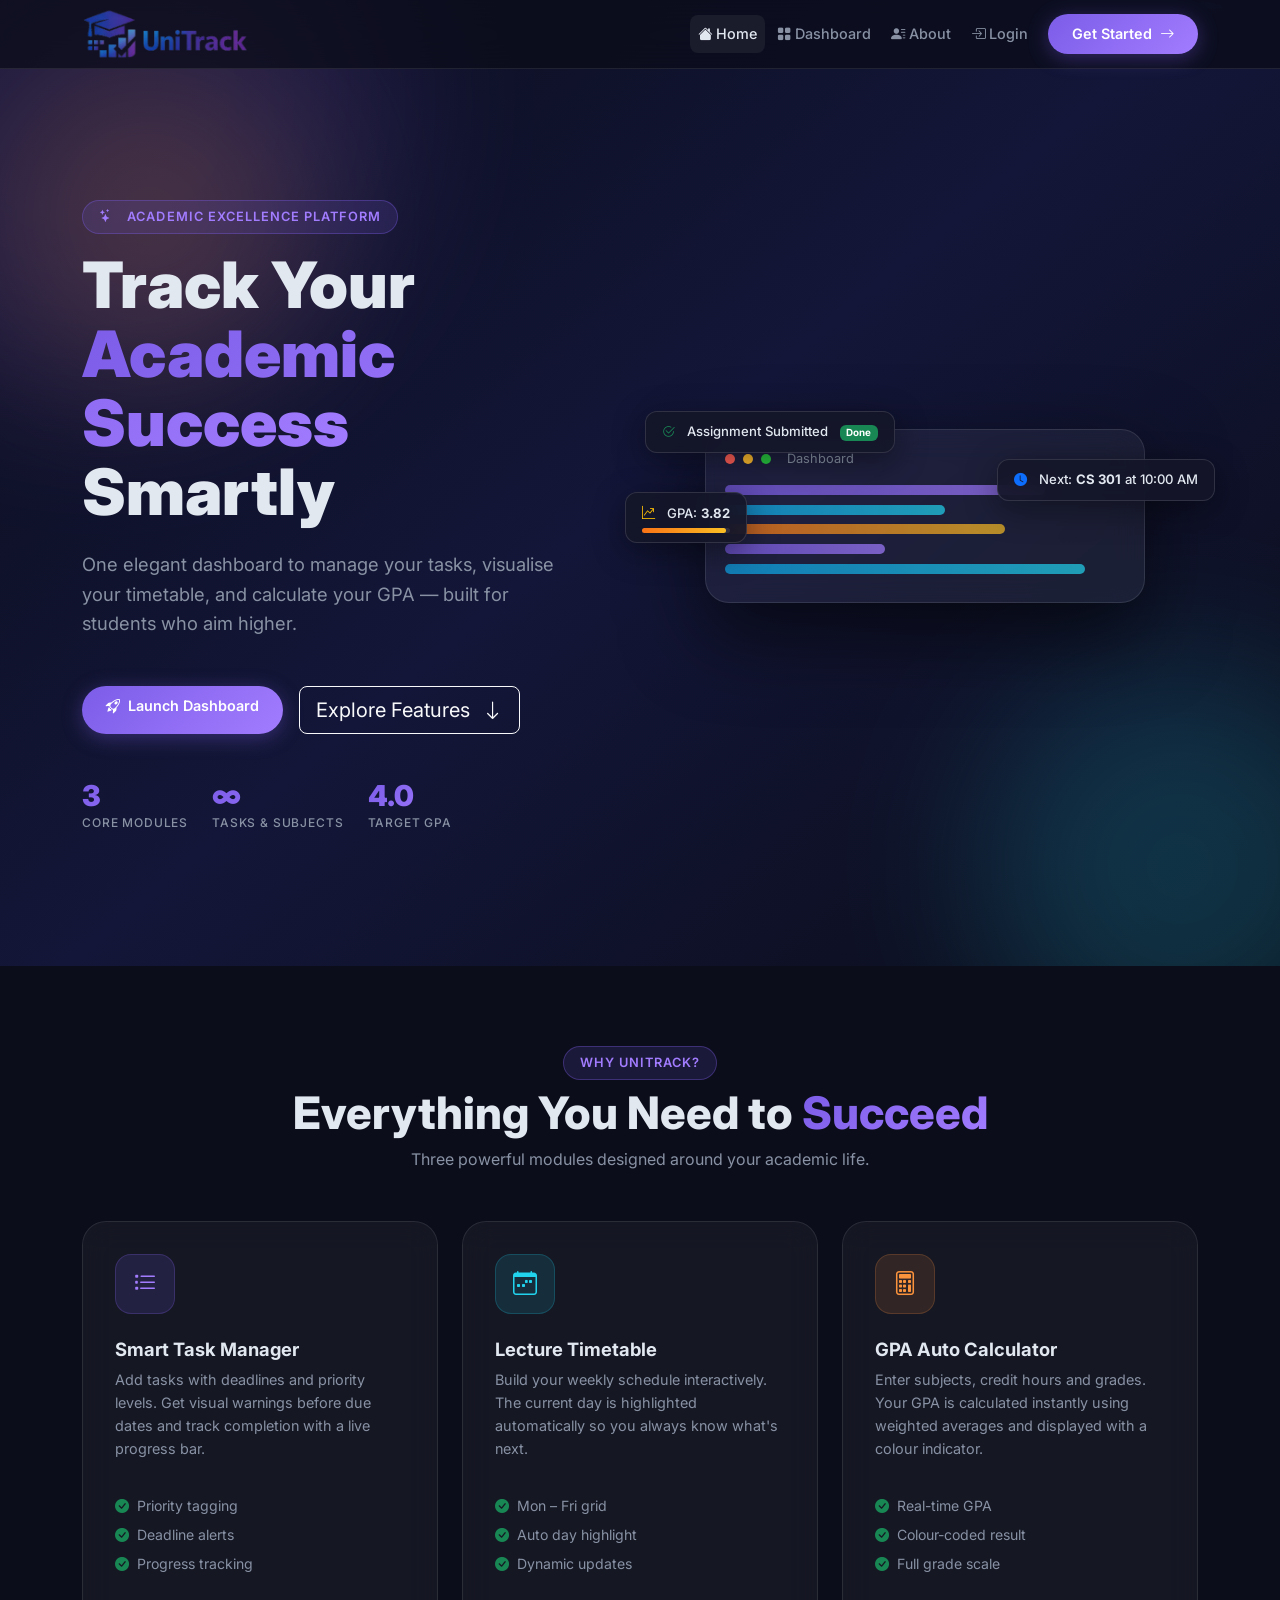
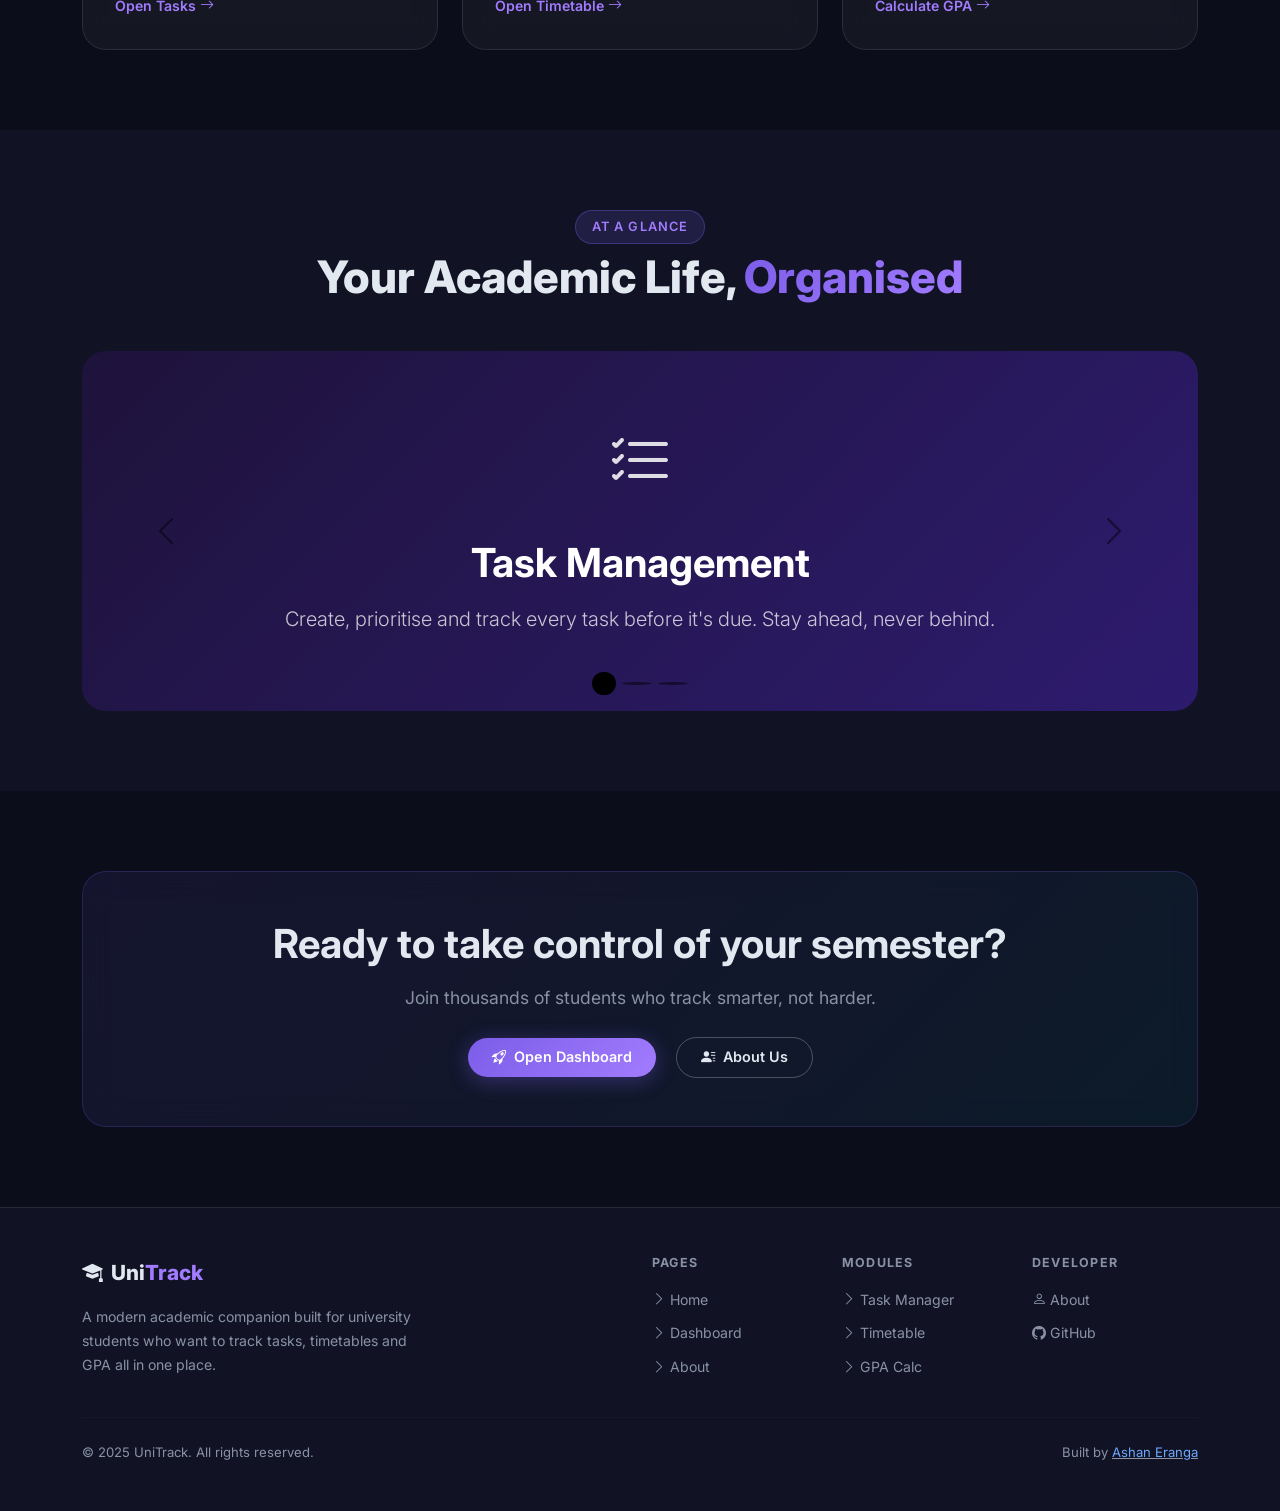
<file: index.html>
<!DOCTYPE html>
<html lang="en" data-bs-theme="dark">

<head>
    <meta charset="UTF-8" />
    <meta name="viewport" content="width=device-width, initial-scale=1.0" />
    <meta name="description"
        content="UniTrack – Smart Academic Dashboard. Track tasks, timetables and GPA all in one place." />
    <title>UniTrack – Smart Academic Dashboard</title>

    <link rel="stylesheet" href="https://cdn.jsdelivr.net/npm/bootstrap@5.3.2/dist/css/bootstrap.min.css" />
    <link rel="stylesheet" href="https://cdn.jsdelivr.net/npm/bootstrap-icons@1.11.3/font/bootstrap-icons.min.css" />
    <link rel="preconnect" href="https://fonts.googleapis.com" />
    <link rel="preconnect" href="https://fonts.gstatic.com" crossorigin />
    <link href="https://fonts.googleapis.com/css2?family=Inter:wght@300;400;500;600;700;800;900&display=swap"
        rel="stylesheet" />
    <link rel="stylesheet" href="css/style.css" />
</head>

<body>



    <!--NAVBAR-->
    <nav class="navbar navbar-expand-lg fixed-top glass-nav" id="mainNavbar">
        <div class="container">
            <!--Logo -->
            <a class="navbar-brand brand-logo" href="index.html" aria-label="UniTrack home">
                <span class="brand-icon"><img src="images/logo.png" alt="UniTrack logo"></span>
            </a>

            <!-- Mobile  -->
            <button class="navbar-toggler border-0" type="button" data-bs-toggle="collapse" data-bs-target="#navbarMenu"
                aria-controls="navbarMenu" aria-expanded="false" aria-label="Toggle navigation">
                <span class="toggler-icon"><i class="bi bi-list"></i></span>
            </button>

            <!-- Nav Links -->
            <div class="collapse navbar-collapse" id="navbarMenu">
                <ul class="navbar-nav ms-auto align-items-lg-center gap-lg-1">
                    <li class="nav-item">
                        <a class="nav-link active" href="index.html">
                            <i class="bi bi-house-fill me-1"></i>Home
                        </a>
                    </li>
                    <li class="nav-item">
                        <a class="nav-link" href="dashboard.html">
                            <i class="bi bi-grid-fill me-1"></i>Dashboard
                        </a>
                    </li>
                    <li class="nav-item">
                        <a class="nav-link" href="about.html">
                            <i class="bi bi-person-lines-fill me-1"></i>About
                        </a>
                    </li>
                    <li class="nav-item">
                        <a class="nav-link" href="login.html">
                            <i class="bi bi-box-arrow-in-right me-1"></i>Login
                        </a>
                    </li>
                    <li class="nav-item ms-lg-2">
                        <a class="btn btn-primary-grad" href="register.html">
                            Get Started <i class="bi bi-arrow-right ms-1"></i>
                        </a>
                    </li>
                </ul>
            </div>
        </div>
    </nav>


    <!--Hero -->
    <section class="hero-section" id="hero">
        <div class="blob blob-1"></div>
        <div class="blob blob-2"></div>
        <div class="blob blob-3"></div>

        <div class="container hero-content">
            <div class="row align-items-center min-vh-100">
                <!-- Left  -->
                <div class="col-lg-6" data-aos="fade-right">
                    <div class="hero-badge mb-3">
                        <i class="bi bi-stars me-2"></i>Academic Excellence Platform
                    </div>
                    <h1 class="hero-title">
                        Track Your<br />
                        <span class="gradient-text">Academic Success</span><br />
                        Smartly
                    </h1>
                    <p class="hero-subtitle mt-4 mb-5">
                        One elegant dashboard to manage your tasks, visualise your timetable,
                        and calculate your GPA — built for students who aim higher.
                    </p>
                    <div class="hero-cta d-flex flex-wrap gap-3">
                        <a href="dashboard.html" class="btn btn-primary-grad btn-lg">
                            <i class="bi bi-rocket-takeoff me-2"></i>Launch Dashboard
                        </a>
                        <a href="#features" class="btn btn-outline-light btn-lg smooth-scroll">
                            Explore Features <i class="bi bi-arrow-down ms-2"></i>
                        </a>
                    </div>

                    <div class="hero-stats d-flex gap-4 mt-5 flex-wrap">
                        <div class="stat-chip">
                            <span class="stat-num">3</span>
                            <span class="stat-label">Core Modules</span>
                        </div>
                        <div class="stat-chip">
                            <span class="stat-num">∞</span>
                            <span class="stat-label">Tasks & Subjects</span>
                        </div>
                        <div class="stat-chip">
                            <span class="stat-num">4.0</span>
                            <span class="stat-label">Target GPA</span>
                        </div>
                    </div>
                </div>

                <!-- Right  -->
                <div class="col-lg-6 mt-5 mt-lg-0 d-flex justify-content-center">
                    <div class="hero-visual">
                        <div class="floating-card card-task">
                            <i class="bi bi-check2-circle text-success me-2"></i>
                            Assignment Submitted <span class="badge bg-success ms-2">Done</span>
                        </div>
                        <div class="floating-card card-gpa">
                            <i class="bi bi-graph-up-arrow text-warning me-2"></i>
                            GPA: <strong>3.82</strong>
                            <div class="gpa-bar mt-1">
                                <div class="gpa-fill" style="width:95%"></div>
                            </div>
                        </div>
                        <div class="floating-card card-time">
                            <i class="bi bi-clock-fill text-primary me-2"></i>
                            Next: <strong>CS 301</strong> at 10:00 AM
                        </div>
                        <!-- Dashboard preview -->
                        <div class="dashboard-mockup glass-card">
                            <div class="mockup-header">
                                <span class="dot red"></span>
                                <span class="dot yellow"></span>
                                <span class="dot green"></span>
                                <span class="mockup-title">Dashboard</span>
                            </div>
                            <div class="mockup-body">
                                <div class="mockup-row">
                                    <div class="mockup-bar" style="width:80%"></div>
                                </div>
                                <div class="mockup-row">
                                    <div class="mockup-bar b2" style="width:55%"></div>
                                </div>
                                <div class="mockup-row">
                                    <div class="mockup-bar b3" style="width:70%"></div>
                                </div>
                                <div class="mockup-row">
                                    <div class="mockup-bar" style="width:40%"></div>
                                </div>
                                <div class="mockup-row">
                                    <div class="mockup-bar b2" style="width:90%"></div>
                                </div>
                            </div>
                        </div>
                    </div>
                </div>
            </div>
        </div>
    </section>


    <!-- Features -->
    <section class="features-section py-6" id="features">
        <div class="container">
            <!-- Section Header -->
            <div class="text-center mb-5">
                <div class="section-badge mb-2">Why UniTrack?</div>
                <h2 class="section-title">Everything You Need to <span class="gradient-text">Succeed</span></h2>
                <p class="section-sub">Three powerful modules designed around your academic life.</p>
            </div>

            <!-- Cards -->
            <div class="row g-4 justify-content-center">

                <!-- Task Manager -->
                <div class="col-md-6 col-lg-4">
                    <div class="feature-card glass-card h-100" id="featureTask">
                        <div class="feature-icon-wrap icon-purple">
                            <i class="bi bi-list-task"></i>
                        </div>
                        <h3 class="feature-title mt-4">Smart Task Manager</h3>
                        <p class="feature-desc">
                            Add tasks with deadlines and priority levels. Get visual warnings
                            before due dates and track completion with a live progress bar.
                        </p>
                        <ul class="feature-list mt-3">
                            <li><i class="bi bi-check-circle-fill text-success me-2"></i>Priority tagging</li>
                            <li><i class="bi bi-check-circle-fill text-success me-2"></i>Deadline alerts</li>
                            <li><i class="bi bi-check-circle-fill text-success me-2"></i>Progress tracking</li>
                        </ul>
                        <a href="dashboard.html#tasks" class="feature-link mt-auto">
                            Open Tasks <i class="bi bi-arrow-right ms-1"></i>
                        </a>
                    </div>
                </div>

                <!-- Timetable -->
                <div class="col-md-6 col-lg-4">
                    <div class="feature-card glass-card h-100" id="featureTimetable">
                        <div class="feature-icon-wrap icon-cyan">
                            <i class="bi bi-calendar-week"></i>
                        </div>
                        <h3 class="feature-title mt-4">Lecture Timetable</h3>
                        <p class="feature-desc">
                            Build your weekly schedule interactively. The current day is
                            highlighted automatically so you always know what's next.
                        </p>
                        <ul class="feature-list mt-3">
                            <li><i class="bi bi-check-circle-fill text-success me-2"></i>Mon – Fri grid</li>
                            <li><i class="bi bi-check-circle-fill text-success me-2"></i>Auto day highlight</li>
                            <li><i class="bi bi-check-circle-fill text-success me-2"></i>Dynamic updates</li>
                        </ul>
                        <a href="dashboard.html#timetable" class="feature-link mt-auto">
                            Open Timetable <i class="bi bi-arrow-right ms-1"></i>
                        </a>
                    </div>
                </div>

                <!--GPA Calculator -->
                <div class="col-md-6 col-lg-4">
                    <div class="feature-card glass-card h-100" id="featureGPA">
                        <div class="feature-icon-wrap icon-orange">
                            <i class="bi bi-calculator"></i>
                        </div>
                        <h3 class="feature-title mt-4">GPA Auto Calculator</h3>
                        <p class="feature-desc">
                            Enter subjects, credit hours and grades. Your GPA is calculated
                            instantly using weighted averages and displayed with a colour indicator.
                        </p>
                        <ul class="feature-list mt-3">
                            <li><i class="bi bi-check-circle-fill text-success me-2"></i>Real-time GPA</li>
                            <li><i class="bi bi-check-circle-fill text-success me-2"></i>Colour-coded result</li>
                            <li><i class="bi bi-check-circle-fill text-success me-2"></i>Full grade scale</li>
                        </ul>
                        <a href="dashboard.html#gpa" class="feature-link mt-auto">
                            Calculate GPA <i class="bi bi-arrow-right ms-1"></i>
                        </a>
                    </div>
                </div>

            </div>
        </div>
    </section>


    <section class="carousel-section py-6" id="showcase">
        <div class="container">
            <div class="text-center mb-5">
                <div class="section-badge mb-2">At A Glance</div>
                <h2 class="section-title">Your Academic Life, <span class="gradient-text">Organised</span></h2>
            </div>

            <div id="mainCarousel" class="carousel slide carousel-fade" data-bs-ride="carousel" data-bs-interval="4000">
                <!-- Indicators -->
                <div class="carousel-indicators">
                    <button type="button" data-bs-target="#mainCarousel" data-bs-slide-to="0" class="active"
                        aria-current="true" aria-label="Slide 1"></button>
                    <button type="button" data-bs-target="#mainCarousel" data-bs-slide-to="1"
                        aria-label="Slide 2"></button>
                    <button type="button" data-bs-target="#mainCarousel" data-bs-slide-to="2"
                        aria-label="Slide 3"></button>
                </div>

                <div class="carousel-inner rounded-4 overflow-hidden">
                    <!-- Slide 1 -->
                    <div class="carousel-item active">
                        <div class="carousel-slide slide-tasks d-flex align-items-center justify-content-center">
                            <div class="carousel-content text-center text-white p-5">
                                <div class="carousel-icon mb-4"><i class="bi bi-list-check"></i></div>
                                <h3 class="display-6 fw-bold">Task Management</h3>
                                <p class="lead opacity-75 mt-3">Create, prioritise and track every task before it's due.
                                    Stay ahead, never behind.</p>
                            </div>
                        </div>
                    </div>
                    <!-- Slide 2 -->
                    <div class="carousel-item">
                        <div class="carousel-slide slide-timetable d-flex align-items-center justify-content-center">
                            <div class="carousel-content text-center text-white p-5">
                                <div class="carousel-icon mb-4"><i class="bi bi-calendar3"></i></div>
                                <h3 class="display-6 fw-bold">Lecture Timetable</h3>
                                <p class="lead opacity-75 mt-3">Your entire week on one screen. Add lectures on the fly
                                    and never miss a class.</p>
                            </div>
                        </div>
                    </div>
                    <!-- Slide 3 -->
                    <div class="carousel-item">
                        <div class="carousel-slide slide-gpa d-flex align-items-center justify-content-center">
                            <div class="carousel-content text-center text-white p-5">
                                <div class="carousel-icon mb-4"><i class="bi bi-award"></i></div>
                                <h3 class="display-6 fw-bold">GPA Calculator</h3>
                                <p class="lead opacity-75 mt-3">See exactly where you stand academically. Real-time
                                    weighted GPA at your fingertips.</p>
                            </div>
                        </div>
                    </div>
                </div>

                <!-- Controls -->
                <button class="carousel-control-prev" type="button" data-bs-target="#mainCarousel" data-bs-slide="prev">
                    <span class="carousel-control-prev-icon"></span>
                    <span class="visually-hidden">Previous</span>
                </button>
                <button class="carousel-control-next" type="button" data-bs-target="#mainCarousel" data-bs-slide="next">
                    <span class="carousel-control-next-icon"></span>
                    <span class="visually-hidden">Next</span>
                </button>
            </div>
        </div>
    </section>


    <!-- Call-->
    <section class="cta-section py-6">
        <div class="container">
            <div class="cta-card glass-card text-center p-5">
                <h2 class="fw-bold fs-1 mb-3">Ready to take control of your semester?</h2>
                <p class="cta-sub mb-4">Join thousands of students who track smarter, not harder.</p>
                <a href="dashboard.html" class="btn btn-primary-grad btn-lg me-3">
                    <i class="bi bi-rocket-takeoff me-2"></i>Open Dashboard
                </a>
                <a href="about.html" class="btn btn-outline-custom btn-lg">
                    <i class="bi bi-person-lines-fill me-2"></i>About Us
                </a>
            </div>
        </div>
    </section>


    <!--Footer-->
    <footer class="site-footer py-5">
        <div class="container">
            <div class="row gy-4">
                <!-- Brand -->
                <div class="col-lg-4">
                    <a class="footer-brand" href="index.html">
                        <i class="bi bi-mortarboard-fill me-2"></i>Uni<span class="brand-accent">Track</span>
                    </a>
                    <p class="footer-desc mt-3">
                        A modern academic companion built for university students who want to
                        track tasks, timetables and GPA all in one place.
                    </p>
                </div>
                <!-- Quick Links -->
                <div class="col-sm-6 col-lg-2 offset-lg-2">
                    <h6 class="footer-heading">Pages</h6>
                    <ul class="footer-links">
                        <li><a href="index.html"><i class="bi bi-chevron-right me-1"></i>Home</a></li>
                        <li><a href="dashboard.html"><i class="bi bi-chevron-right me-1"></i>Dashboard</a></li>
                        <li><a href="about.html"><i class="bi bi-chevron-right me-1"></i>About</a></li>
                    </ul>
                </div>
                <!-- Modules -->
                <div class="col-sm-6 col-lg-2">
                    <h6 class="footer-heading">Modules</h6>
                    <ul class="footer-links">
                        <li><a href="dashboard.html#tasks"><i class="bi bi-chevron-right me-1"></i>Task Manager</a></li>
                        <li><a href="dashboard.html#timetable"><i class="bi bi-chevron-right me-1"></i>Timetable</a>
                        </li>
                        <li><a href="dashboard.html#gpa"><i class="bi bi-chevron-right me-1"></i>GPA Calc</a></li>
                    </ul>
                </div>
                <!-- Contact -->
                <div class="col-lg-2">
                    <h6 class="footer-heading">Developer</h6>
                    <ul class="footer-links">
                        <li><a href="about.html"><i class="bi bi-person me-1"></i>About</a></li>
                        <li><a href="#"><i class="bi bi-github me-1"></i>GitHub</a></li>
                    </ul>
                </div>
            </div>

            <hr class="footer-divider my-4" />
            <div class="d-flex flex-wrap justify-content-between align-items-center">
                <p class="footer-copy mb-0">&copy; 2025 UniTrack. All rights reserved.</p>
                <p class="footer-copy mb-0">Built by <span style="text-decoration: underline;"><a href="https://ashaneranga.me" target="_blank">Ashan Eranga</a></span></p>
            </div>
        </div>
    </footer>


    <script src="https://cdn.jsdelivr.net/npm/bootstrap@5.3.2/dist/js/bootstrap.bundle.min.js"></script>
    <script src="js/app.js"></script>
</body>

</html>
</file>
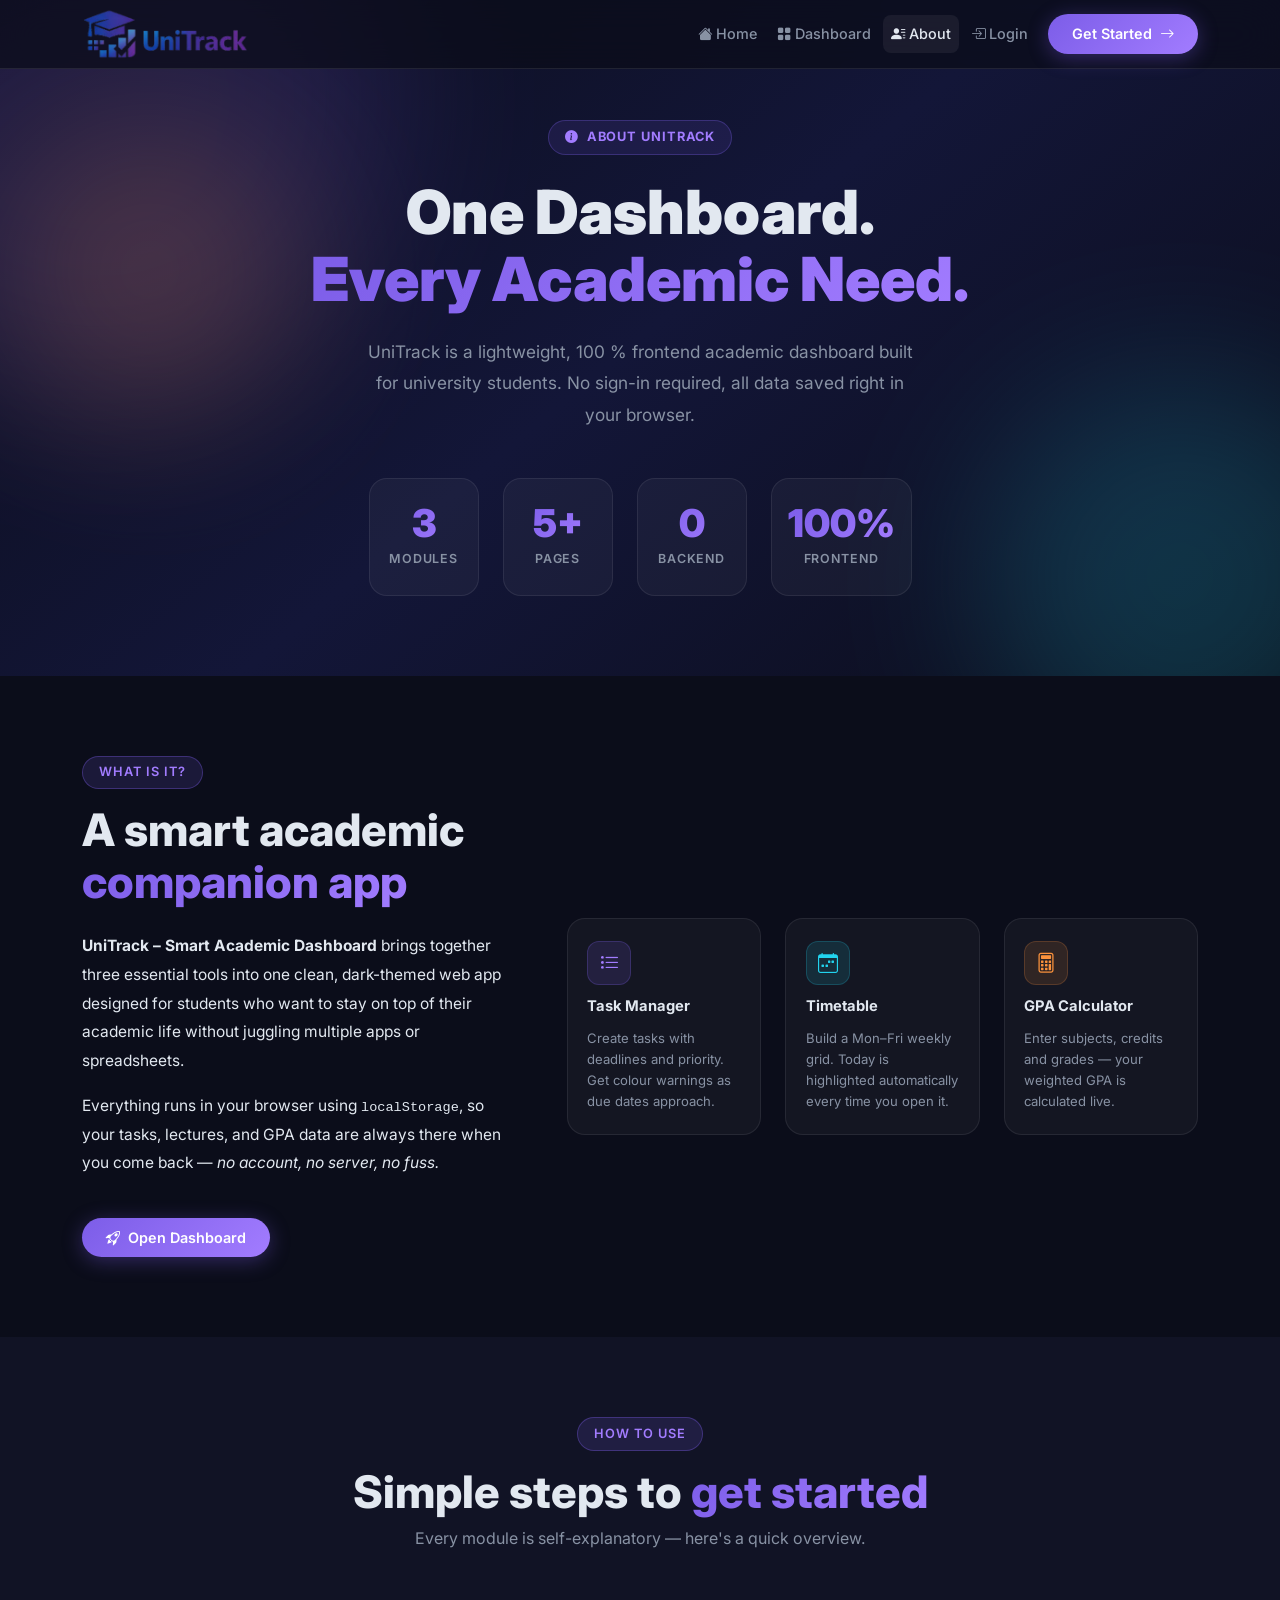
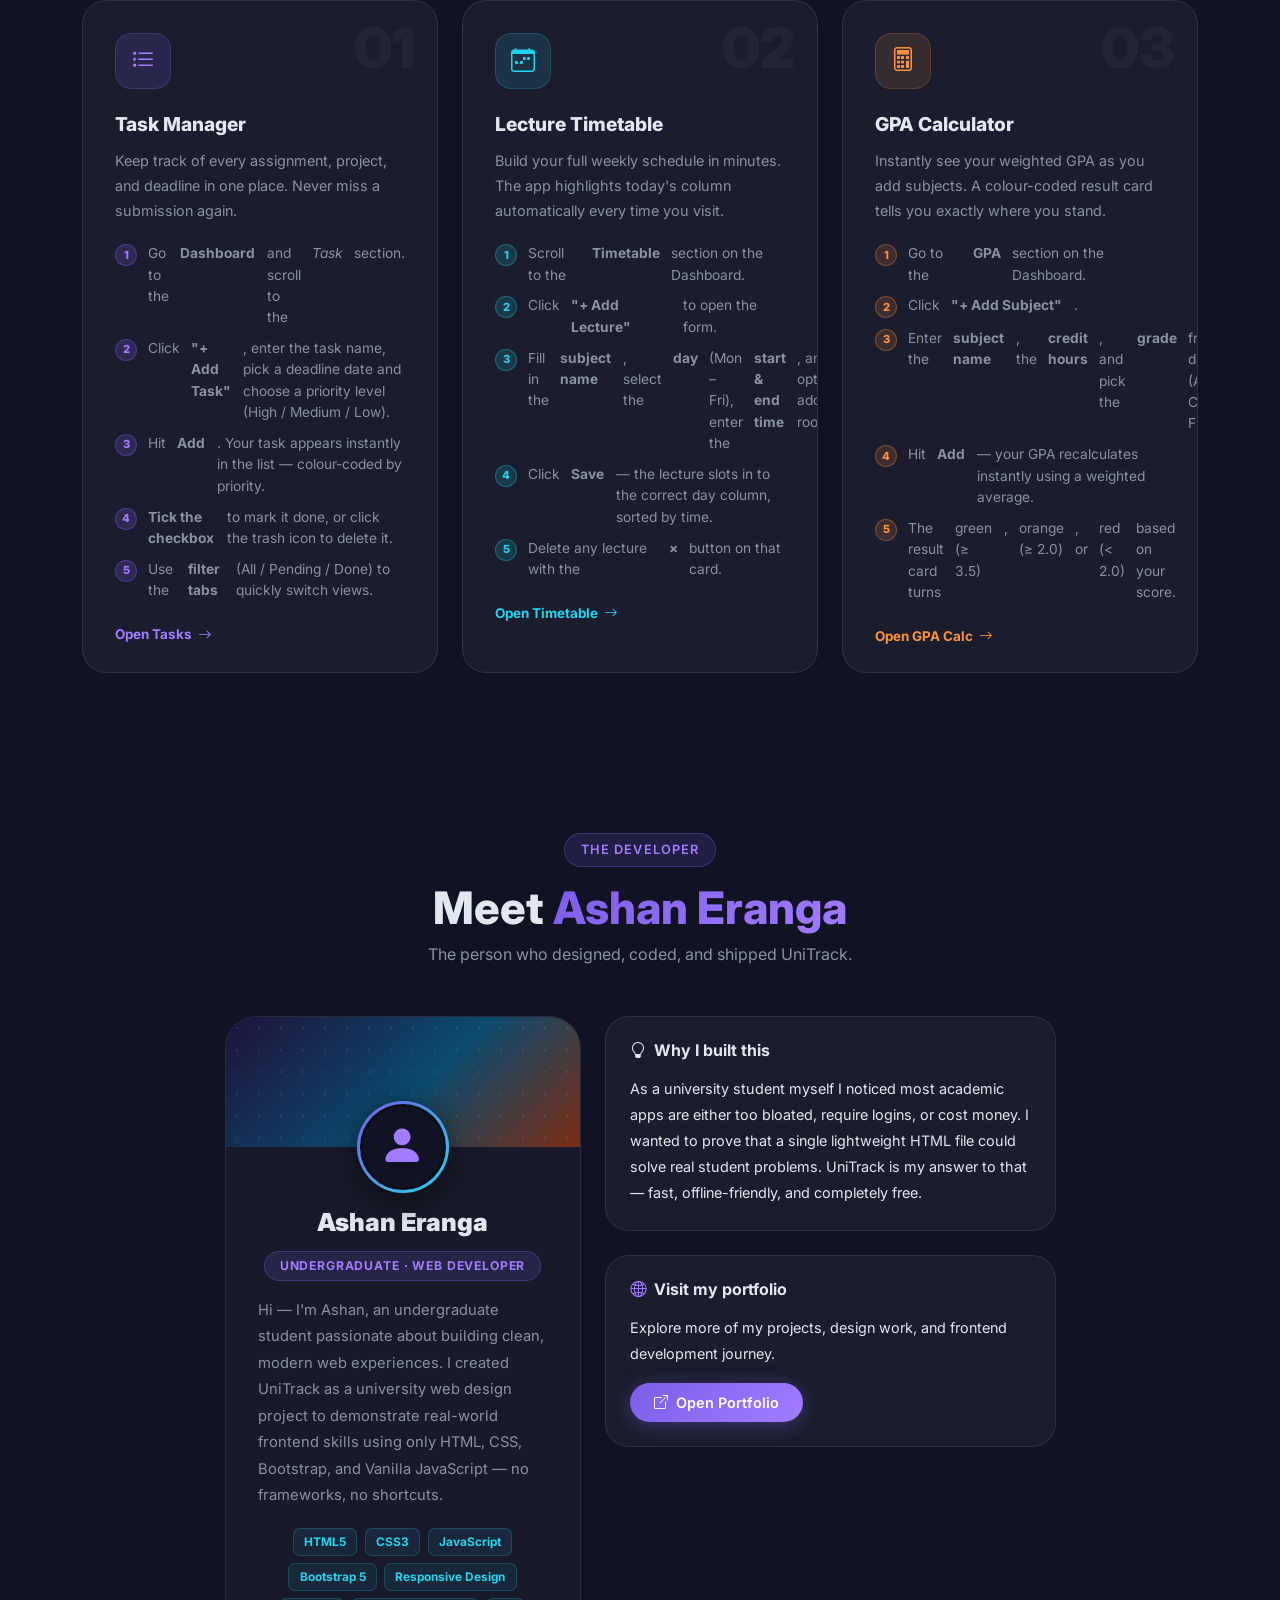
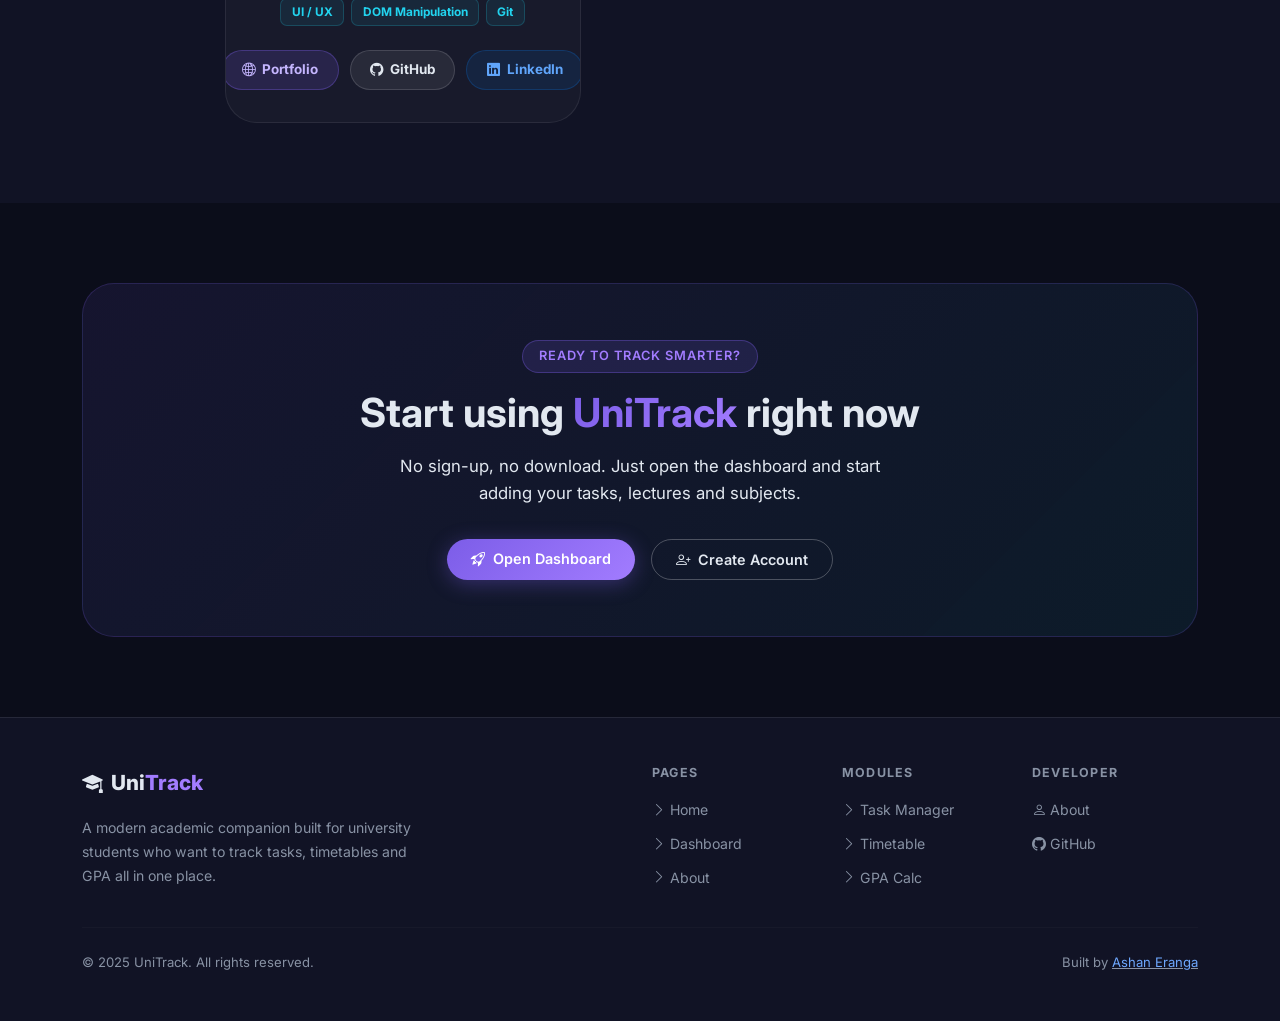
<file: about.html>
<!DOCTYPE html>
<html lang="en" data-bs-theme="dark">

<head>
    <meta charset="UTF-8" />
    <meta name="viewport" content="width=device-width, initial-scale=1.0" />
    <meta name="description"
        content="About UniTrack – A smart academic dashboard. Learn what it does, how to use every module, and meet the developer." />
    <title>About – UniTrack</title>

    <link rel="stylesheet" href="https://cdn.jsdelivr.net/npm/bootstrap@5.3.2/dist/css/bootstrap.min.css" />
    <link rel="stylesheet" href="https://cdn.jsdelivr.net/npm/bootstrap-icons@1.11.3/font/bootstrap-icons.min.css" />
    <link rel="preconnect" href="https://fonts.googleapis.com" />
    <link rel="preconnect" href="https://fonts.gstatic.com" crossorigin />
    <link href="https://fonts.googleapis.com/css2?family=Inter:wght@300;400;500;600;700;800;900&display=swap"
        rel="stylesheet" />
    <link rel="stylesheet" href="css/about.css" />

</head>

<body>


    <!-- =Navbar-->
    <nav class="navbar navbar-expand-lg fixed-top glass-nav" id="mainNavbar">
        <div class="container">
            <a class="navbar-brand brand-logo" href="index.html" aria-label="UniTrack home">
                <span class="brand-icon"><img src="images/logo.png" alt="UniTrack logo"></span>
            </a>
            <button class="navbar-toggler border-0" type="button" data-bs-toggle="collapse" data-bs-target="#navbarMenu"
                aria-controls="navbarMenu" aria-expanded="false" aria-label="Toggle navigation">
                <span class="toggler-icon"><i class="bi bi-list"></i></span>
            </button>
            <div class="collapse navbar-collapse" id="navbarMenu">
                <ul class="navbar-nav ms-auto align-items-lg-center gap-lg-1">
                    <li class="nav-item"><a class="nav-link" href="index.html"><i
                                class="bi bi-house-fill me-1"></i>Home</a></li>
                    <li class="nav-item"><a class="nav-link" href="dashboard.html"><i
                                class="bi bi-grid-fill me-1"></i>Dashboard</a></li>
                    <li class="nav-item"><a class="nav-link active" href="about.html"><i
                                class="bi bi-person-lines-fill me-1"></i>About</a></li>
                    <li class="nav-item"><a class="nav-link" href="login.html"><i
                                class="bi bi-box-arrow-in-right me-1"></i>Login</a></li>
                    <li class="nav-item ms-lg-2">
                        <a class="btn btn-primary-grad" href="register.html">Get Started <i
                                class="bi bi-arrow-right ms-1"></i></a>
                    </li>
                </ul>
            </div>
        </div>
    </nav>


    <!-- Hero -->
    <section class="abt-hero">
        <div class="blob blob-1"></div>
        <div class="blob blob-2"></div>
        <div class="blob blob-3"></div>

        <div class="container position-relative" style="z-index:2;">
            <div class="row justify-content-center text-center">
                <div class="col-lg-8">

                    <div class="abt-hero-badge mb-4">
                        <i class="bi bi-info-circle-fill"></i> About UniTrack
                    </div>

                    <h1 class="abt-hero-title mb-4">
                        One Dashboard.<br />
                        <span class="gradient-text">Every Academic Need.</span>
                    </h1>

                    <p class="abt-hero-sub mx-auto mb-5">
                        UniTrack is a lightweight, 100&nbsp;% frontend academic dashboard built
                        for university students. No sign-in required, all data saved right in
                        your browser.
                    </p>

                    <div class="d-flex justify-content-center gap-4 flex-wrap">
                        <div class="abt-stat" style="min-width:110px;">
                            <div class="abt-stat-num">3</div>
                            <div class="abt-stat-label">Modules</div>
                        </div>
                        <div class="abt-stat" style="min-width:110px;">
                            <div class="abt-stat-num">5+</div>
                            <div class="abt-stat-label">Pages</div>
                        </div>
                        <div class="abt-stat" style="min-width:110px;">
                            <div class="abt-stat-num">0</div>
                            <div class="abt-stat-label">Backend</div>
                        </div>
                        <div class="abt-stat" style="min-width:110px;">
                            <div class="abt-stat-num">100%</div>
                            <div class="abt-stat-label">Frontend</div>
                        </div>
                    </div>

                </div>
            </div>
        </div>
    </section>


    <!-- What is unitrack -->
    <section class="abt-section">
        <div class="container">

            <div class="row align-items-center g-5">

                <div class="col-lg-5 reveal">
                    <div class="section-badge mb-3">What is it?</div>
                    <h2 class="section-title text-start mb-4">
                        A smart academic<br /><span class="gradient-text">companion app</span>
                    </h2>
                    <p style="color:var(--clr-muted); line-height:1.85; font-size:.97rem;">
                        <strong style="color:var(--clr-text);">UniTrack – Smart Academic Dashboard</strong> brings
                        together three essential tools into one clean, dark-themed web app
                        designed for students who want to stay on top of their academic life
                        without juggling multiple apps or spreadsheets.
                    </p>
                    <p style="color:var(--clr-muted); line-height:1.85; font-size:.97rem; margin-top:1rem;">
                        Everything runs in your browser using
                        <code style="color:var(--clr-cyan);">localStorage</code>, so your
                        tasks, lectures, and GPA data are always there when you come back —
                        <em>no account, no server, no fuss.</em>
                    </p>

                    <a href="dashboard.html" class="btn btn-primary-grad mt-4">
                        <i class="bi bi-rocket-takeoff me-2"></i>Open Dashboard
                    </a>
                </div>

                <div class="col-lg-7 reveal">
                    <div class="what-strip flex-column flex-sm-row">

                        <div class="what-strip-item">
                            <div class="what-strip-icon icon-purple">
                                <i class="bi bi-list-task"></i>
                            </div>
                            <div class="what-strip-title">Task Manager</div>
                            <div class="what-strip-desc">Create tasks with deadlines and priority. Get colour warnings
                                as due dates
                                approach.</div>
                        </div>

                        <div class="what-strip-item">
                            <div class="what-strip-icon icon-cyan">
                                <i class="bi bi-calendar-week"></i>
                            </div>
                            <div class="what-strip-title">Timetable</div>
                            <div class="what-strip-desc">Build a Mon–Fri weekly grid. Today is highlighted automatically
                                every time
                                you open it.</div>
                        </div>

                        <div class="what-strip-item">
                            <div class="what-strip-icon icon-orange">
                                <i class="bi bi-calculator"></i>
                            </div>
                            <div class="what-strip-title">GPA Calculator</div>
                            <div class="what-strip-desc">Enter subjects, credits and grades — your weighted GPA is
                                calculated live.
                            </div>
                        </div>

                    </div>
                </div>

            </div>
        </div>
    </section>

    <!-- How to use -->
    <section class="abt-section abt-section-alt" id="how-to">
        <div class="container">

            <div class="text-center mb-5 reveal">
                <div class="section-badge mb-3">How to use</div>
                <h2 class="section-title">
                    Simple steps to <span class="gradient-text">get started</span>
                </h2>
                <p class="section-sub mt-2">Every module is self-explanatory — here's a quick overview.</p>
            </div>

            <div class="row g-4">

                <div class="col-lg-4 reveal">
                    <div class="howto-card glass-card h-100 howto-card--purple">
                        <span class="howto-num">01</span>
                        <div class="howto-icon icon-purple">
                            <i class="bi bi-list-task"></i>
                        </div>
                        <div class="howto-title">Task Manager</div>
                        <p class="howto-desc">Keep track of every assignment, project, and deadline in one place. Never
                            miss a
                            submission again.</p>

                        <ul class="step-list">
                            <li>
                                <span class="step-num step-num--purple">1</span>
                                Go to the <strong style="color:var(--clr-text)">Dashboard</strong> and scroll to the
                                <em>Task</em> section.
                            </li>
                            <li>
                                <span class="step-num step-num--purple">2</span>
                                Click <strong style="color:var(--clr-text)">"+ Add Task"</strong>, enter the task name,
                                pick a deadline date and choose a priority level (High / Medium / Low).
                            </li>
                            <li>
                                <span class="step-num step-num--purple">3</span>
                                Hit <strong style="color:var(--clr-text)">Add</strong>. Your task appears instantly in
                                the list — colour-coded by priority.
                            </li>
                            <li>
                                <span class="step-num step-num--purple">4</span>
                                <strong style="color:var(--clr-text)">Tick the checkbox</strong> to mark it done, or
                                click the trash icon to delete it.
                            </li>
                            <li>
                                <span class="step-num step-num--purple">5</span>
                                Use the <strong style="color:var(--clr-text)">filter tabs</strong> (All / Pending /
                                Done) to quickly switch views.
                            </li>
                        </ul>

                        <a href="dashboard.html#tasks" class="howto-link howto-link--purple">
                            Open Tasks <i class="bi bi-arrow-right"></i>
                        </a>
                    </div>
                </div>

                <div class="col-lg-4 reveal">
                    <div class="howto-card glass-card h-100 howto-card--cyan">
                        <span class="howto-num">02</span>
                        <div class="howto-icon icon-cyan">
                            <i class="bi bi-calendar-week"></i>
                        </div>
                        <div class="howto-title">Lecture Timetable</div>
                        <p class="howto-desc">Build your full weekly schedule in minutes. The app highlights today's
                            column
                            automatically every time you visit.</p>

                        <ul class="step-list">
                            <li>
                                <span class="step-num step-num--cyan">1</span>
                                Scroll to the <strong style="color:var(--clr-text)">Timetable</strong> section on the
                                Dashboard.
                            </li>
                            <li>
                                <span class="step-num step-num--cyan">2</span>
                                Click <strong style="color:var(--clr-text)">"+ Add Lecture"</strong> to open the form.
                            </li>
                            <li>
                                <span class="step-num step-num--cyan">3</span>
                                Fill in the <strong style="color:var(--clr-text)">subject name</strong>, select the
                                <strong style="color:var(--clr-text)">day</strong> (Mon – Fri), enter the
                                <strong style="color:var(--clr-text)">start &amp; end time</strong>, and optionally add
                                a room/venue.
                            </li>
                            <li>
                                <span class="step-num step-num--cyan">4</span>
                                Click <strong style="color:var(--clr-text)">Save</strong> — the lecture slots in to the
                                correct day column, sorted by time.
                            </li>
                            <li>
                                <span class="step-num step-num--cyan">5</span>
                                Delete any lecture with the <strong style="color:var(--clr-text)">×</strong> button on
                                that card.
                            </li>
                        </ul>

                        <a href="dashboard.html#timetable" class="howto-link howto-link--cyan">
                            Open Timetable <i class="bi bi-arrow-right"></i>
                        </a>
                    </div>
                </div>

                <div class="col-lg-4 reveal">
                    <div class="howto-card glass-card h-100 howto-card--orange">
                        <span class="howto-num">03</span>
                        <div class="howto-icon icon-orange">
                            <i class="bi bi-calculator"></i>
                        </div>
                        <div class="howto-title">GPA Calculator</div>
                        <p class="howto-desc">Instantly see your weighted GPA as you add subjects. A colour-coded result
                            card tells
                            you exactly where you stand.</p>

                        <ul class="step-list">
                            <li>
                                <span class="step-num step-num--orange">1</span>
                                Go to the <strong style="color:var(--clr-text)">GPA</strong> section on the Dashboard.
                            </li>
                            <li>
                                <span class="step-num step-num--orange">2</span>
                                Click <strong style="color:var(--clr-text)">"+ Add Subject"</strong>.
                            </li>
                            <li>
                                <span class="step-num step-num--orange">3</span>
                                Enter the <strong style="color:var(--clr-text)">subject name</strong>, the
                                <strong style="color:var(--clr-text)">credit hours</strong>, and pick the
                                <strong style="color:var(--clr-text)">grade</strong> from the dropdown (A, B+, B, C+, C,
                                D, F).
                            </li>
                            <li>
                                <span class="step-num step-num--orange">4</span>
                                Hit <strong style="color:var(--clr-text)">Add</strong> — your GPA recalculates
                                instantly using a weighted average.
                            </li>
                            <li>
                                <span class="step-num step-num--orange">5</span>
                                The result card turns <span style="color:var(--clr-green)">green (≥ 3.5)</span>,
                                <span style="color:var(--clr-orange)">orange (≥ 2.0)</span>, or
                                <span style="color:var(--clr-red)">red (&lt; 2.0)</span> based on your score.
                            </li>
                        </ul>

                        <a href="dashboard.html#gpa" class="howto-link howto-link--orange">
                            Open GPA Calc <i class="bi bi-arrow-right"></i>
                        </a>
                    </div>
                </div>

            </div>
        </div>
    </section>





    <!-- Developer -->
    <section class="abt-section abt-section-alt" id="developer">
        <div class="container">

            <div class="text-center mb-5 reveal">
                <div class="section-badge mb-3">The Developer</div>
                <h2 class="section-title">Meet <span class="gradient-text">Ashan Eranga</span></h2>
                <p class="section-sub mt-2">The person who designed, coded, and shipped UniTrack.</p>
            </div>

            <div class="row justify-content-center g-4">

                <div class="col-lg-4 col-md-6 reveal">
                    <div class="dev-wrap">
                        <div class="dev-banner">
                            <div class="dev-banner-dots"></div>
                            <div class="dev-avatar-ring">
                                <div class="dev-avatar-inner"><i class="bi bi-person-fill"></i></div>
                            </div>
                        </div>
                        <div class="dev-body">
                            <div class="dev-name">Ashan Eranga</div>
                            <div class="dev-role-badge">Undergraduate · Web Developer</div>

                            <p class="dev-bio">
                                Hi — I'm Ashan, an undergraduate student passionate about building
                                clean, modern web experiences. I created UniTrack as a university
                                web design project to demonstrate real-world frontend skills using
                                only HTML, CSS, Bootstrap, and Vanilla JavaScript — no frameworks,
                                no shortcuts.
                            </p>

                            <div class="dev-skills">
                                <span class="skill-tag">HTML5</span>
                                <span class="skill-tag">CSS3</span>
                                <span class="skill-tag">JavaScript</span>
                                <span class="skill-tag">Bootstrap 5</span>
                                <span class="skill-tag">Responsive Design</span>
                                <span class="skill-tag">UI / UX</span>
                                <span class="skill-tag">DOM Manipulation</span>
                                <span class="skill-tag">Git</span>
                            </div>

                            <div class="dev-links">
                                <a href="https://ashaneranga.me" target="_blank" rel="noopener noreferrer" class="dev-btn dev-btn-web"><i class="bi bi-globe2"></i> Portfolio</a>
                                <button type="button" class="dev-btn dev-btn-gh"><i class="bi bi-github"></i> GitHub</button>
                                <button type="button" class="dev-btn dev-btn-li"><i class="bi bi-linkedin"></i> LinkedIn</button>
                            </div>
                        </div>
                    </div>
                </div>

                <div class="col-lg-5 col-md-6 reveal d-flex flex-column gap-4">

                    <div class="glass-card p-4">
                        <h6 class="card-section-title mb-3"><i class="bi bi-lightbulb me-2"
                                style="color:var(--clr-orange);"></i>Why I built this</h6>
                        <p style="font-size:.9rem; color:var(--clr-muted); line-height:1.8; margin:0;">
                            As a university student myself I noticed most academic apps are either
                            too bloated, require logins, or cost money. I wanted to prove that a
                            single lightweight HTML file could solve real student problems. UniTrack
                            is my answer to that — fast, offline-friendly, and completely free.
                        </p>
                    </div>

                    <div class="glass-card p-4">
                        <h6 class="card-section-title mb-3"><i class="bi bi-globe2 me-2"
                                style="color:var(--purple-light);"></i>Visit my portfolio</h6>
                        <p style="font-size:.9rem; color:var(--clr-muted); line-height:1.8; margin:0 0 1rem 0;">
                            Explore more of my projects, design work, and frontend development journey.
                        </p>
                        <a href="https://ashaneranga.me" target="_blank" rel="noopener noreferrer" class="btn btn-primary-grad">
                            <i class="bi bi-box-arrow-up-right me-2"></i>Open Portfolio
                        </a>
                    </div>

                </div>

            </div>
        </div>
    </section>


    <section class="abt-section">
        <div class="container">
            <div class="abt-cta reveal">
                <div class="section-badge mb-3">Ready to track smarter?</div>
                <h2 class="fw-bold fs-1 mb-3">
                    Start using <span class="gradient-text">UniTrack</span> right now
                </h2>
                <p style="color:var(--clr-muted); font-size:1.05rem; max-width:480px; margin:0 auto 2rem;">
                    No sign-up, no download. Just open the dashboard and start adding your
                    tasks, lectures and subjects.
                </p>
                <div class="d-flex justify-content-center gap-3 flex-wrap">
                    <a href="dashboard.html" class="btn btn-primary-grad btn-lg">
                        <i class="bi bi-rocket-takeoff me-2"></i>Open Dashboard
                    </a>
                    <a href="register.html" class="btn btn-outline-custom btn-lg">
                        <i class="bi bi-person-plus me-2"></i>Create Account
                    </a>
                </div>
            </div>
        </div>
    </section>



    <!-- Footer -->
    <footer class="site-footer py-5">
        <div class="container">
            <div class="row gy-4">
                <!-- Brand -->
                <div class="col-lg-4">
                    <a class="footer-brand" href="index.html">
                        <i class="bi bi-mortarboard-fill me-2"></i>Uni<span class="brand-accent">Track</span>
                    </a>
                    <p class="footer-desc mt-3">
                        A modern academic companion built for university students who want to
                        track tasks, timetables and GPA all in one place.
                    </p>
                </div>
                <!-- Quick Links -->
                <div class="col-sm-6 col-lg-2 offset-lg-2">
                    <h6 class="footer-heading">Pages</h6>
                    <ul class="footer-links">
                        <li><a href="index.html"><i class="bi bi-chevron-right me-1"></i>Home</a></li>
                        <li><a href="dashboard.html"><i class="bi bi-chevron-right me-1"></i>Dashboard</a></li>
                        <li><a href="about.html"><i class="bi bi-chevron-right me-1"></i>About</a></li>
                    </ul>
                </div>
                <!-- Modules -->
                <div class="col-sm-6 col-lg-2">
                    <h6 class="footer-heading">Modules</h6>
                    <ul class="footer-links">
                        <li><a href="dashboard.html#tasks"><i class="bi bi-chevron-right me-1"></i>Task Manager</a></li>
                        <li><a href="dashboard.html#timetable"><i class="bi bi-chevron-right me-1"></i>Timetable</a>
                        </li>
                        <li><a href="dashboard.html#gpa"><i class="bi bi-chevron-right me-1"></i>GPA Calc</a></li>
                    </ul>
                </div>
                <!-- Contact -->
                <div class="col-lg-2">
                    <h6 class="footer-heading">Developer</h6>
                    <ul class="footer-links">
                        <li><a href="about.html"><i class="bi bi-person me-1"></i>About</a></li>
                        <li><a href="#"><i class="bi bi-github me-1"></i>GitHub</a></li>
                    </ul>
                </div>
            </div>

            <hr class="footer-divider my-4" />
            <div class="d-flex flex-wrap justify-content-between align-items-center">
                <p class="footer-copy mb-0">&copy; 2025 UniTrack. All rights reserved.</p>
                <p class="footer-copy mb-0">Built by <span style="text-decoration: underline;"><a href="https://ashaneranga.me" target="_blank">Ashan Eranga</a></span></p>
            </div>
        </div>
    </footer>


    <script src="https://cdn.jsdelivr.net/npm/bootstrap@5.3.2/dist/js/bootstrap.bundle.min.js"></script>
    <script src="js/about.js"></script>

    <script>
    const observer = new IntersectionObserver(entries => {
      entries.forEach(e => { if (e.isIntersecting) { e.target.classList.add('visible'); } });
    }, { threshold: 0.12 });
    document.querySelectorAll('.reveal').forEach(el => observer.observe(el));
    </script>
</body>

</html>
</file>
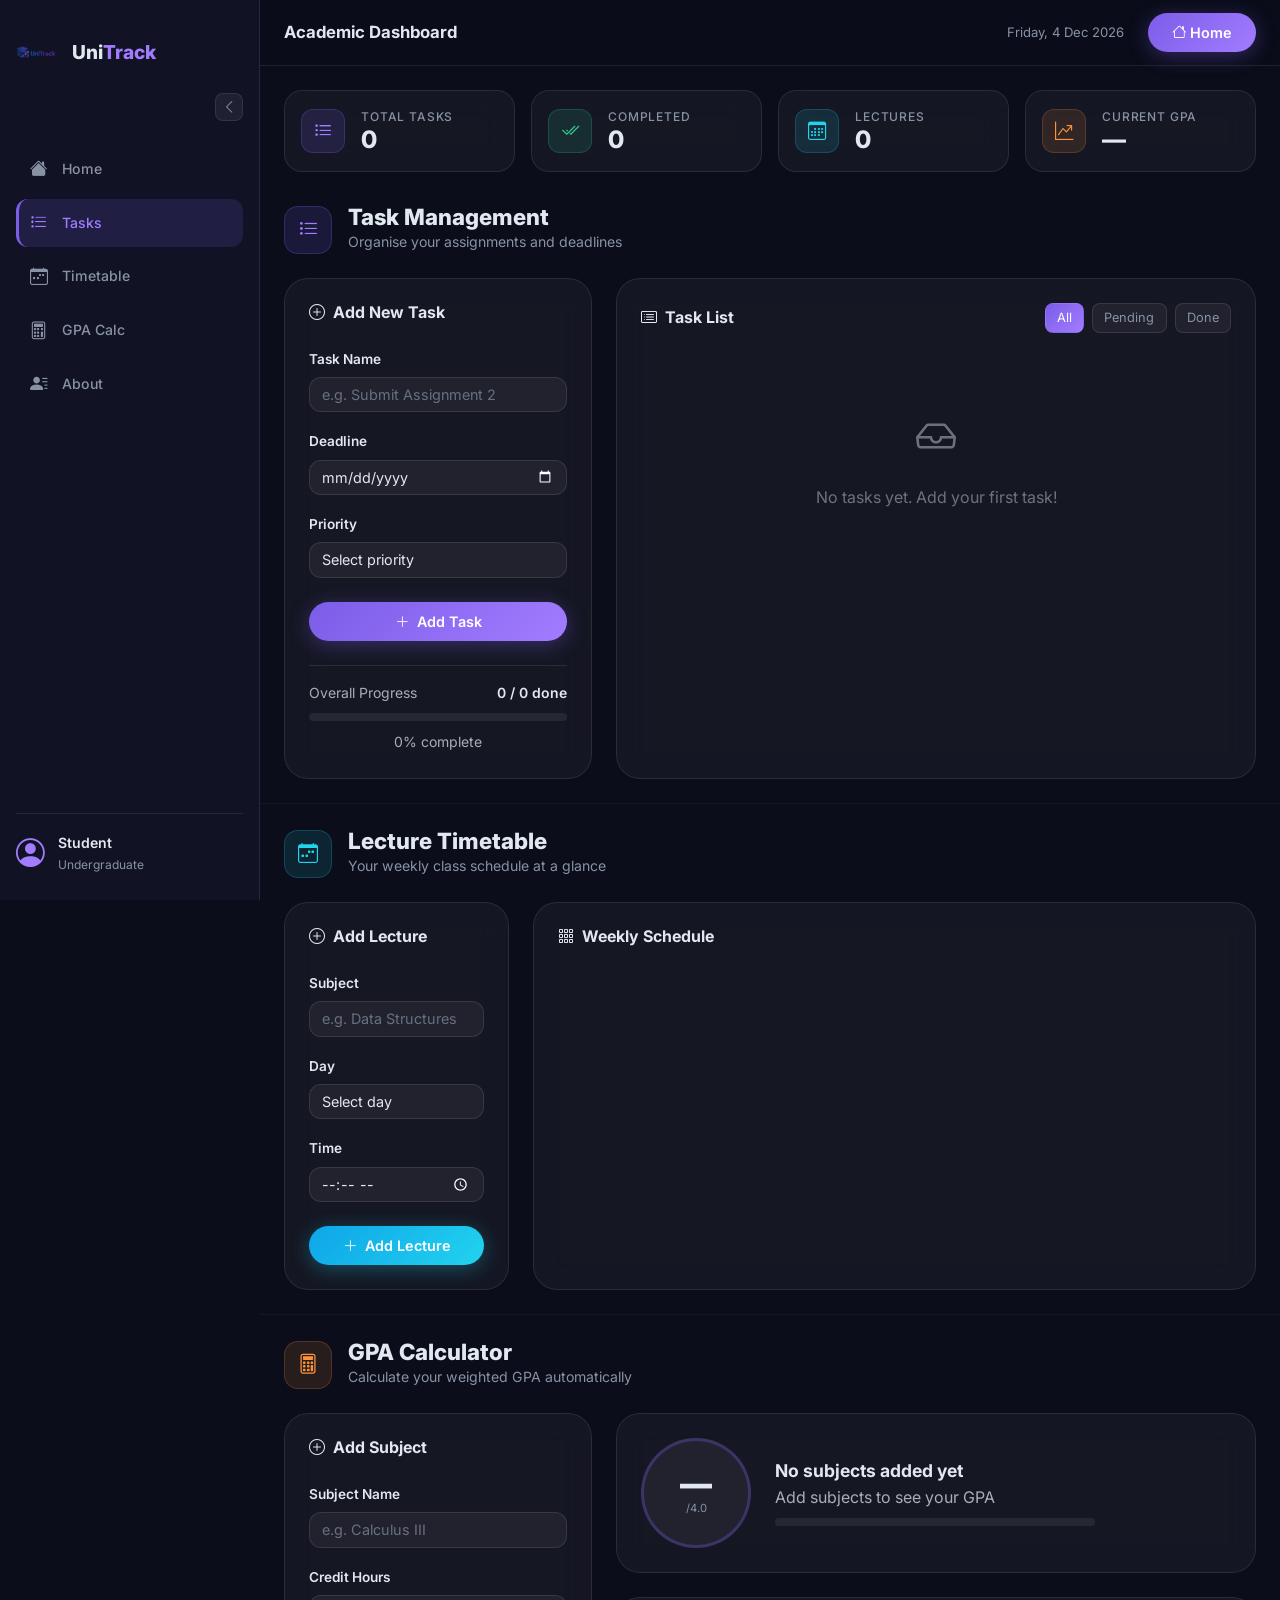
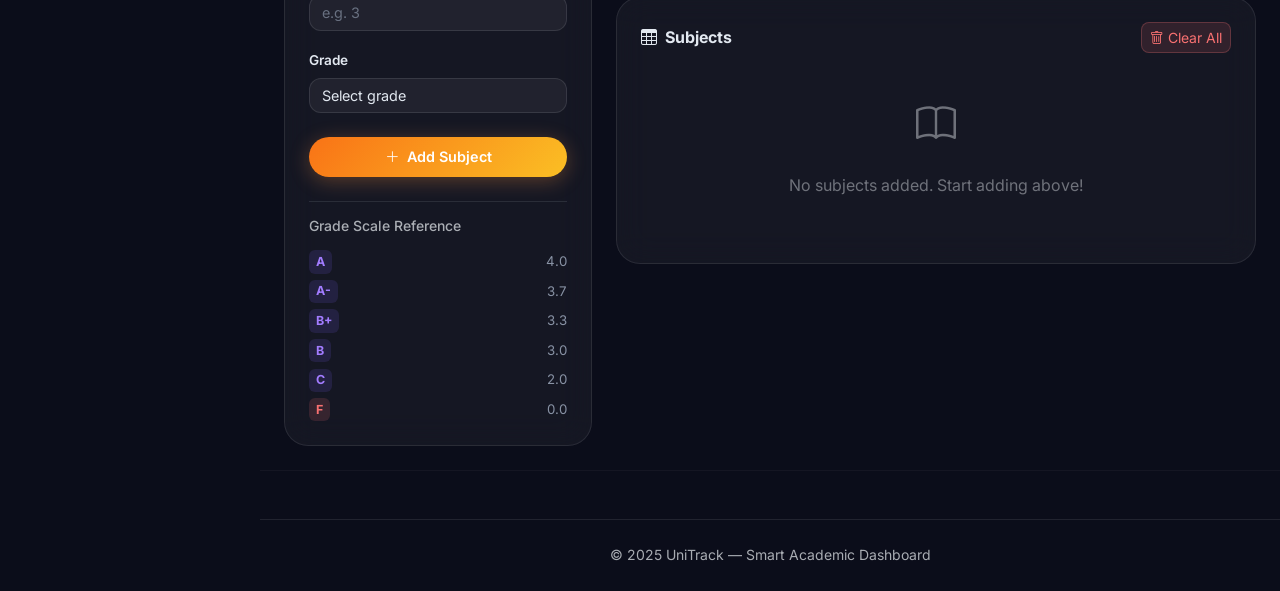
<file: dashboard.html>
<!DOCTYPE html>
<html lang="en" data-bs-theme="dark">

<head>
    <meta charset="UTF-8" />
    <meta name="viewport" content="width=device-width, initial-scale=1.0" />
    <meta name="description" content="UniTrack Dashboard – Manage tasks, timetable and GPA in one smart dashboard." />
    <title>Dashboard – UniTrack</title>

    <link rel="stylesheet" href="https://cdn.jsdelivr.net/npm/bootstrap@5.3.2/dist/css/bootstrap.min.css" />
    <link rel="stylesheet" href="https://cdn.jsdelivr.net/npm/bootstrap-icons@1.11.3/font/bootstrap-icons.min.css" />
    <link rel="preconnect" href="https://fonts.googleapis.com" />
    <link rel="preconnect" href="https://fonts.gstatic.com" crossorigin />
    <link href="https://fonts.googleapis.com/css2?family=Inter:wght@300;400;500;600;700;800;900&display=swap"
        rel="stylesheet" />
    <link rel="stylesheet" href="css/dashboard.css" />
</head>

<body class="dash-body">



    <!-- Sidebar -->
    <aside class="sidebar" id="sidebar">
        <div class="sidebar-logo">
            <span class="brand-icon me-2"><img src="images/logo.png" alt="UniTrack logo"></span>
            <span class="brand-text">Uni<span class="brand-accent">Track</span></span>
        </div>

        <button class="sidebar-toggle-btn" id="sidebarToggle" title="Collapse sidebar">
            <i class="bi bi-chevron-left" id="toggleIcon"></i>
        </button>

        <nav class="sidebar-nav mt-4" id="sidebarNav">
            <a href="index.html" class="sidebar-link">
                <i class="bi bi-house-fill"></i>
                <span class="link-text">Home</span>
            </a>
            <a href="#tasks" class="sidebar-link active smooth-scroll" id="navTasks">
                <i class="bi bi-list-task"></i>
                <span class="link-text">Tasks</span>
            </a>
            <a href="#timetable" class="sidebar-link smooth-scroll" id="navTimetable">
                <i class="bi bi-calendar-week"></i>
                <span class="link-text">Timetable</span>
            </a>
            <a href="#gpa" class="sidebar-link smooth-scroll" id="navGPA">
                <i class="bi bi-calculator"></i>
                <span class="link-text">GPA Calc</span>
            </a>
            <a href="about.html" class="sidebar-link">
                <i class="bi bi-person-lines-fill"></i>
                <span class="link-text">About</span>
            </a>
        </nav>

        <div class="sidebar-footer">
            <div class="sidebar-profile">
                <div class="profile-avatar"><i class="bi bi-person-circle"></i></div>
                <div class="profile-info">
                    <span class="profile-name link-text">Student</span>
                    <span class="profile-role link-text">Undergraduate</span>
                </div>
            </div>
        </div>
    </aside>


    <!-- Main -->
    <div class="dash-main" id="dashMain">

        <header class="dash-topbar glass-nav">
            <button class="mobile-menu-btn d-lg-none" id="mobileSidebarToggle">
                <i class="bi bi-list"></i>
            </button>
            <h1 class="topbar-title">Academic Dashboard</h1>
            <div class="topbar-right">
                <span class="topbar-date" id="topbarDate"></span>
                <a class="btn btn-sm btn-primary-grad ms-3" href="index.html">
                    <i class="bi bi-house me-1"></i>Home
                </a>
            </div>
        </header>

        <!-- Summary-->
        <section class="dash-stats px-4 pt-4 pb-2">
            <div class="row g-3">
                <div class="col-6 col-lg-3">
                    <div class="stat-card glass-card d-flex align-items-center gap-3 p-3">
                        <div class="stat-icon-box icon-purple"><i class="bi bi-list-task"></i></div>
                        <div>
                            <p class="stat-label mb-0">Total Tasks</p>
                            <h3 class="stat-val mb-0" id="statTotalTasks">0</h3>
                        </div>
                    </div>
                </div>
                <div class="col-6 col-lg-3">
                    <div class="stat-card glass-card d-flex align-items-center gap-3 p-3">
                        <div class="stat-icon-box icon-green"><i class="bi bi-check2-all"></i></div>
                        <div>
                            <p class="stat-label mb-0">Completed</p>
                            <h3 class="stat-val mb-0" id="statCompleted">0</h3>
                        </div>
                    </div>
                </div>
                <div class="col-6 col-lg-3">
                    <div class="stat-card glass-card d-flex align-items-center gap-3 p-3">
                        <div class="stat-icon-box icon-cyan"><i class="bi bi-calendar3"></i></div>
                        <div>
                            <p class="stat-label mb-0">Lectures</p>
                            <h3 class="stat-val mb-0" id="statLectures">0</h3>
                        </div>
                    </div>
                </div>
                <div class="col-6 col-lg-3">
                    <div class="stat-card glass-card d-flex align-items-center gap-3 p-3">
                        <div class="stat-icon-box icon-orange"><i class="bi bi-graph-up-arrow"></i></div>
                        <div>
                            <p class="stat-label mb-0">Current GPA</p>
                            <h3 class="stat-val mb-0" id="statGPA">—</h3>
                        </div>
                    </div>
                </div>
            </div>
        </section>


        <!-- Task Management -->
        <section class="dash-module px-4 py-4" id="tasks">
            <div class="module-header mb-4">
                <div class="module-title-wrap">
                    <div class="module-icon icon-purple"><i class="bi bi-list-task"></i></div>
                    <div>
                        <h2 class="module-title">Task Management</h2>
                        <p class="module-sub mb-0">Organise your assignments and deadlines</p>
                    </div>
                </div>
            </div>

            <div class="row g-4">
                <!-- Add Task -->
                <div class="col-lg-4">
                    <div class="glass-card p-4 h-100">
                        <h5 class="card-section-title mb-4">
                            <i class="bi bi-plus-circle me-2"></i>Add New Task
                        </h5>
                        <form id="taskForm" novalidate>
                            <div class="mb-3">
                                <label for="taskName" class="form-label">Task Name</label>
                                <input type="text" class="form-control custom-input" id="taskName"
                                    placeholder="e.g. Submit Assignment 2" required />
                                <div class="invalid-feedback">Please enter a task name.</div>
                            </div>
                            <div class="mb-3">
                                <label for="taskDeadline" class="form-label">Deadline</label>
                                <input type="date" class="form-control custom-input" id="taskDeadline" required />
                                <div class="invalid-feedback">Please select a deadline.</div>
                            </div>
                            <div class="mb-4">
                                <label for="taskPriority" class="form-label">Priority</label>
                                <select class="form-select custom-input" id="taskPriority" required>
                                    <option value="" disabled selected>Select priority</option>
                                    <option value="High">🔴 High</option>
                                    <option value="Medium">🟡 Medium</option>
                                    <option value="Low">🟢 Low</option>
                                </select>
                                <div class="invalid-feedback">Please select a priority level.</div>
                            </div>
                            <button type="submit" class="btn btn-primary-grad w-100">
                                <i class="bi bi-plus-lg me-2"></i>Add Task
                            </button>
                        </form>

                        <div class="mt-4 pt-3 border-top border-secondary border-opacity-25">
                            <div class="d-flex justify-content-between mb-2">
                                <small class="text-muted">Overall Progress</small>
                                <small class="fw-semibold" id="progressLabel">0 / 0 done</small>
                            </div>
                            <div class="progress custom-progress">
                                <div class="progress-bar progress-bar-striped progress-bar-animated"
                                    id="taskProgressBar" role="progressbar" style="width: 0%" aria-valuenow="0"
                                    aria-valuemin="0" aria-valuemax="100"></div>
                            </div>
                            <div class="text-center mt-2">
                                <small id="progressPercent" class="text-muted">0% complete</small>
                            </div>
                        </div>
                    </div>
                </div>

                <!-- Task List -->
                <div class="col-lg-8">
                    <div class="glass-card p-4 h-100">
                        <div class="d-flex justify-content-between align-items-center mb-4">
                            <h5 class="card-section-title mb-0">
                                <i class="bi bi-card-list me-2"></i>Task List
                            </h5>
                            <div class="d-flex gap-2">
                                <button class="btn btn-sm btn-filter active" data-filter="all"
                                    id="filterAll">All</button>
                                <button class="btn btn-sm btn-filter" data-filter="pending"
                                    id="filterPending">Pending</button>
                                <button class="btn btn-sm btn-filter" data-filter="done" id="filterDone">Done</button>
                            </div>
                        </div>
                        <div id="taskEmpty" class="empty-state text-center py-5">
                            <i class="bi bi-inbox fs-1 text-muted"></i>
                            <p class="text-muted mt-3">No tasks yet. Add your first task!</p>
                        </div>
                        <ul class="task-list list-unstyled mb-0" id="taskList"></ul>
                    </div>
                </div>
            </div>
        </section>


        <!-- Time Table -->
        <section class="dash-module px-4 py-4" id="timetable">
            <div class="module-header mb-4">
                <div class="module-title-wrap">
                    <div class="module-icon icon-cyan"><i class="bi bi-calendar-week"></i></div>
                    <div>
                        <h2 class="module-title">Lecture Timetable</h2>
                        <p class="module-sub mb-0">Your weekly class schedule at a glance</p>
                    </div>
                </div>
            </div>

            <div class="row g-4">
                <div class="col-lg-3">
                    <div class="glass-card p-4 h-100">
                        <h5 class="card-section-title mb-4">
                            <i class="bi bi-plus-circle me-2"></i>Add Lecture
                        </h5>
                        <form id="lectureForm" novalidate>
                            <div class="mb-3">
                                <label for="lectureSubject" class="form-label">Subject</label>
                                <input type="text" class="form-control custom-input" id="lectureSubject"
                                    placeholder="e.g. Data Structures" required />
                                <div class="invalid-feedback">Please enter the subject name.</div>
                            </div>
                            <div class="mb-3">
                                <label for="lectureDay" class="form-label">Day</label>
                                <select class="form-select custom-input" id="lectureDay" required>
                                    <option value="" disabled selected>Select day</option>
                                    <option value="Monday">Monday</option>
                                    <option value="Tuesday">Tuesday</option>
                                    <option value="Wednesday">Wednesday</option>
                                    <option value="Thursday">Thursday</option>
                                    <option value="Friday">Friday</option>
                                </select>
                                <div class="invalid-feedback">Please select a day.</div>
                            </div>
                            <div class="mb-4">
                                <label for="lectureTime" class="form-label">Time</label>
                                <input type="time" class="form-control custom-input" id="lectureTime" required />
                                <div class="invalid-feedback">Please select a time.</div>
                            </div>
                            <button type="submit" class="btn btn-grad-cyan w-100">
                                <i class="bi bi-plus-lg me-2"></i>Add Lecture
                            </button>
                        </form>
                    </div>
                </div>

                <div class="col-lg-9">
                    <div class="glass-card p-4 h-100 overflow-auto">
                        <h5 class="card-section-title mb-4">
                            <i class="bi bi-grid-3x3-gap me-2"></i>Weekly Schedule
                        </h5>
                        <div class="timetable-grid" id="timetableGrid">
                        </div>
                    </div>
                </div>
            </div>
        </section>


        <!--GPA Calc -->
        <section class="dash-module px-4 py-4 mb-5" id="gpa">
            <div class="module-header mb-4">
                <div class="module-title-wrap">
                    <div class="module-icon icon-orange"><i class="bi bi-calculator"></i></div>
                    <div>
                        <h2 class="module-title">GPA Calculator</h2>
                        <p class="module-sub mb-0">Calculate your weighted GPA automatically</p>
                    </div>
                </div>
            </div>

            <div class="row g-4">
                <div class="col-lg-4">
                    <div class="glass-card p-4 h-100">
                        <h5 class="card-section-title mb-4">
                            <i class="bi bi-plus-circle me-2"></i>Add Subject
                        </h5>
                        <form id="gpaForm" novalidate>
                            <div class="mb-3">
                                <label for="subjectName" class="form-label">Subject Name</label>
                                <input type="text" class="form-control custom-input" id="subjectName"
                                    placeholder="e.g. Calculus III" required />
                                <div class="invalid-feedback">Please enter the subject name.</div>
                            </div>
                            <div class="mb-3">
                                <label for="subjectCredits" class="form-label">Credit Hours</label>
                                <input type="number" class="form-control custom-input" id="subjectCredits"
                                    placeholder="e.g. 3" min="1" max="6" required />
                                <div class="invalid-feedback">Enter credits between 1 and 6.</div>
                            </div>
                            <div class="mb-4">
                                <label for="subjectGrade" class="form-label">Grade</label>
                                <select class="form-select custom-input" id="subjectGrade" required>
                                    <option value="" disabled selected>Select grade</option>
                                    <option value="4.0">A (4.0)</option>
                                    <option value="3.7">A- (3.7)</option>
                                    <option value="3.3">B+ (3.3)</option>
                                    <option value="3.0">B (3.0)</option>
                                    <option value="2.0">C (2.0)</option>
                                    <option value="0">F (0.0)</option>
                                </select>
                                <div class="invalid-feedback">Please select a grade.</div>
                            </div>
                            <button type="submit" class="btn btn-grad-orange w-100">
                                <i class="bi bi-plus-lg me-2"></i>Add Subject
                            </button>
                        </form>

                        <div class="mt-4 pt-3 border-top border-secondary border-opacity-25">
                            <h6 class="text-muted small mb-3">Grade Scale Reference</h6>
                            <div class="grade-scale">
                                <div class="grade-row"><span class="grade-tag">A</span><span>4.0</span></div>
                                <div class="grade-row"><span class="grade-tag">A-</span><span>3.7</span></div>
                                <div class="grade-row"><span class="grade-tag">B+</span><span>3.3</span></div>
                                <div class="grade-row"><span class="grade-tag">B</span><span>3.0</span></div>
                                <div class="grade-row"><span class="grade-tag">C</span><span>2.0</span></div>
                                <div class="grade-row"><span class="grade-tag grade-f">F</span><span>0.0</span></div>
                            </div>
                        </div>
                    </div>
                </div>

                <div class="col-lg-8">
                    <div class="gpa-score-card glass-card p-4 mb-4 d-flex align-items-center gap-4 flex-wrap"
                        id="gpaScoreCard">
                        <div class="gpa-circle" id="gpaCircle">
                            <span class="gpa-val" id="gpaDisplayVal">—</span>
                            <span class="gpa-out">/4.0</span>
                        </div>
                        <div class="flex-grow-1">
                            <h4 class="gpa-status-text mb-1" id="gpaStatusText">No subjects added yet</h4>
                            <p class="text-muted mb-2" id="gpaSummary">Add subjects to see your GPA</p>
                            <div class="gpa-bar-wrap">
                                <div class="gpa-progress-bar">
                                    <div class="gpa-progress-fill" id="gpaProgressFill" style="width:0%"></div>
                                </div>
                            </div>
                        </div>
                    </div>

                    <div class="glass-card p-4">
                        <div class="d-flex justify-content-between align-items-center mb-3">
                            <h5 class="card-section-title mb-0">
                                <i class="bi bi-table me-2"></i>Subjects
                            </h5>
                            <button class="btn btn-sm btn-danger-soft" id="clearGPABtn">
                                <i class="bi bi-trash me-1"></i>Clear All
                            </button>
                        </div>
                        <div id="gpaEmpty" class="empty-state text-center py-4">
                            <i class="bi bi-book fs-1 text-muted"></i>
                            <p class="text-muted mt-3">No subjects added. Start adding above!</p>
                        </div>
                        <div class="table-responsive">
                            <table class="table custom-table mb-0 d-none" id="gpaTable">
                                <thead>
                                    <tr>
                                        <th>#</th>
                                        <th>Subject</th>
                                        <th>Credits</th>
                                        <th>Grade</th>
                                        <th>Points</th>
                                        <th></th>
                                    </tr>
                                </thead>
                                <tbody id="gpaTableBody"></tbody>
                                <tfoot>
                                    <tr class="table-summary-row">
                                        <td colspan="2"><strong>Total</strong></td>
                                        <td><strong id="totalCredits">0</strong></td>
                                        <td>—</td>
                                        <td><strong id="totalPoints">0.00</strong></td>
                                        <td></td>
                                    </tr>
                                </tfoot>
                            </table>
                        </div>
                    </div>
                </div>
            </div>
        </section>

        <!--  Footer -->
        <div class="dash-footer px-4 pb-4 text-center">
            <p class="text-muted small mb-0">
                &copy; 2025 UniTrack &mdash; Smart Academic Dashboard
            </p>
        </div>

    </div>

    <div class="sidebar-overlay" id="sidebarOverlay"></div>

    <script src="https://cdn.jsdelivr.net/npm/bootstrap@5.3.2/dist/js/bootstrap.bundle.min.js"></script>
    <script src="js/dashboard.js"></script>
</body>

</html>
</file>
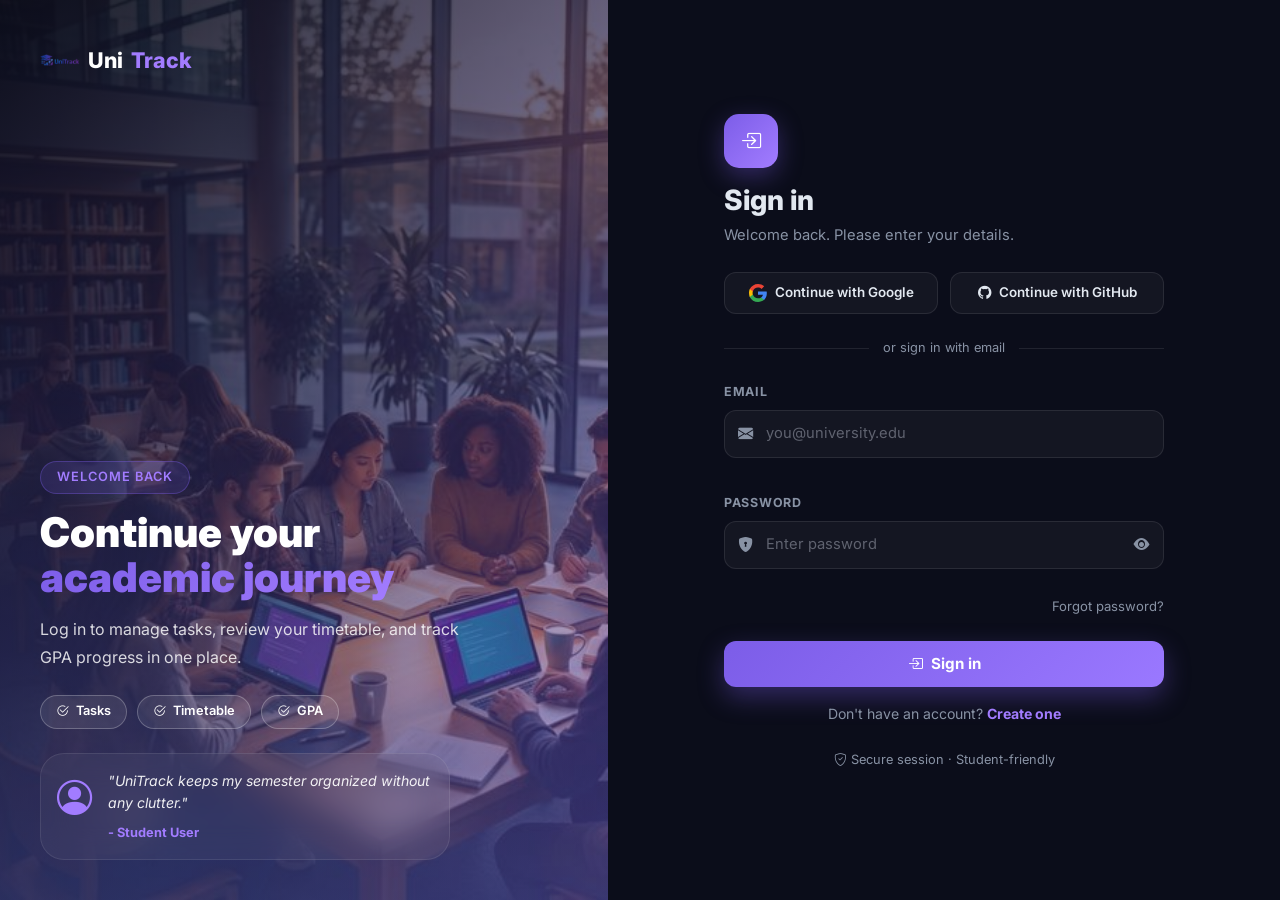
<file: login.html>
<!DOCTYPE html>
<html lang="en" data-bs-theme="dark">

<head>
	<meta charset="UTF-8" />
	<meta name="viewport" content="width=device-width, initial-scale=1.0" />
	<meta name="description" content="UniTrack - Sign in to your smart academic dashboard." />
	<title>UniTrack - Login</title>

	<link rel="stylesheet" href="https://cdn.jsdelivr.net/npm/bootstrap@5.3.2/dist/css/bootstrap.min.css" />
	<link rel="stylesheet" href="https://cdn.jsdelivr.net/npm/bootstrap-icons@1.11.3/font/bootstrap-icons.min.css" />
	<link rel="preconnect" href="https://fonts.googleapis.com" />
	<link rel="preconnect" href="https://fonts.gstatic.com" crossorigin />
	<link href="https://fonts.googleapis.com/css2?family=Inter:wght@300;400;500;600;700;800;900&display=swap"
		rel="stylesheet" />

	<link rel="stylesheet" href="css/login.css" />
</head>

<body class="auth-body">

	<div class="auth-wrapper">

		<div class="auth-image-panel" id="authImagePanelLogin">
			<div class="auth-img-overlay"></div>
			<div class="auth-img-content">
				<a href="index.html" class="auth-brand">
					<span class="brand-icon"><img src="images/logo.png" alt="UniTrack logo"></span>
					Uni<span class="brand-accent">Track</span>
				</a>

				<div class="mt-auto">
					<div class="section-badge mb-3">Welcome Back</div>
					<h2 class="auth-panel-title">
						Continue your<br />
						<span class="gradient-text">academic journey</span>
					</h2>
					<p class="auth-panel-sub mt-3 mb-4">
						Log in to manage tasks, review your timetable, and track GPA progress in one place.
					</p>

					<div class="auth-feature-pills">
						<span class="auth-pill"><i class="bi bi-check2-circle me-1"></i> Tasks</span>
						<span class="auth-pill"><i class="bi bi-check2-circle me-1"></i> Timetable</span>
						<span class="auth-pill"><i class="bi bi-check2-circle me-1"></i> GPA</span>
					</div>

					<div class="glass-card auth-testimonial mt-4 p-3">
						<div class="d-flex gap-3">
							<div class="auth-avatar-wrap"><i class="bi bi-person-circle"></i></div>
							<div>
								<p class="auth-quote mb-2">"UniTrack keeps my semester organized without any clutter."</p>
								<p class="auth-quote-author mb-0">- Student User</p>
							</div>
						</div>
					</div>
				</div>
			</div>
		</div>

		<div class="auth-form-panel" id="authLoginFormPanel">
			<a href="index.html" class="auth-brand auth-brand-mobile">
				<span class="brand-icon"><img src="images/logo.png" alt="UniTrack logo"></span>
				Uni<span class="brand-accent">Track</span>
			</a>

			<div class="auth-form-inner">
				<div class="mb-4">
					<div class="auth-form-icon mb-3">
						<i class="bi bi-box-arrow-in-right"></i>
					</div>
					<h1 class="auth-form-title">Sign in</h1>
					<p class="auth-form-sub">Welcome back. Please enter your details.</p>
				</div>

				<div class="auth-social-row mb-4">
					<button class="auth-social-btn" id="btnGoogleLogin" type="button">
						<svg width="18" height="18" viewBox="0 0 48 48" fill="none" xmlns="http://www.w3.org/2000/svg">
							<path
								d="M47.52 24.56c0-1.63-.15-3.2-.42-4.72H24v8.93h13.22c-.57 3.07-2.3 5.67-4.9 7.41v6.16h7.93c4.64-4.27 7.27-10.57 7.27-17.78z"
								fill="#4285F4" />
							<path
								d="M24 48c6.65 0 12.22-2.2 16.29-5.96l-7.93-6.16c-2.2 1.48-5.02 2.35-8.36 2.35-6.43 0-11.87-4.34-13.81-10.18H2.05v6.36C6.1 42.56 14.47 48 24 48z"
								fill="#34A853" />
							<path
								d="M10.19 28.05A14.37 14.37 0 0 1 9.6 24c0-1.41.24-2.78.59-4.05v-6.36H2.05A23.98 23.98 0 0 0 0 24c0 3.87.93 7.53 2.05 10.41l8.14-6.36z"
								fill="#FBBC05" />
							<path
								d="M24 9.55c3.62 0 6.87 1.25 9.43 3.68l7.07-7.07C36.21 2.19 30.65 0 24 0 14.47 0 6.1 5.44 2.05 13.59l8.14 6.36C12.13 13.89 17.57 9.55 24 9.55z"
								fill="#EA4335" />
						</svg>
						Continue with Google
					</button>
					<button class="auth-social-btn" id="btnGithubLogin" type="button">
						<i class="bi bi-github"></i>
						Continue with GitHub
					</button>
				</div>

				<div class="auth-divider mb-4"><span>or sign in with email</span></div>

				<form id="loginForm" novalidate>
					<div class="auth-field-group mb-3">
						<label class="auth-label" for="loginEmail">Email</label>
						<div class="auth-input-wrap">
							<i class="bi bi-envelope-fill auth-input-icon"></i>
							<input type="email" class="auth-input" id="loginEmail" placeholder="you@university.edu"
								autocomplete="email" required />
						</div>
						<div class="auth-error-msg" id="emailError"></div>
					</div>

					<div class="auth-field-group mb-2">
						<label class="auth-label" for="loginPassword">Password</label>
						<div class="auth-input-wrap">
							<i class="bi bi-shield-lock-fill auth-input-icon"></i>
							<input type="password" class="auth-input" id="loginPassword" placeholder="Enter password"
								autocomplete="current-password" required />
							<button type="button" class="auth-toggle-pw" id="toggleLoginPw"
								aria-label="Toggle password visibility">
								<i class="bi bi-eye-fill" id="toggleLoginPwIcon"></i>
							</button>
						</div>
						<div class="auth-error-msg" id="passwordError"></div>
					</div>

					<div class="d-flex justify-content-end mb-4">
						<a href="#" class="auth-forgot">Forgot password?</a>
					</div>

					<button type="submit" class="auth-submit-btn w-100 mb-3" id="loginSubmitBtn">
						<span class="btn-text"><i class="bi bi-box-arrow-in-right me-2"></i>Sign in</span>
						<span class="btn-loader d-none"><span class="auth-spinner"></span> Signing in...</span>
					</button>

					<p class="auth-switch-text text-center mb-0">
						Don't have an account?
						<a href="register.html" class="auth-switch-link">Create one</a>
					</p>
				</form>
			</div>

			<p class="auth-footer-note">
				<i class="bi bi-shield-check me-1"></i>Secure session · Student-friendly
			</p>
		</div>
	</div>

	<script src="https://cdn.jsdelivr.net/npm/bootstrap@5.3.2/dist/js/bootstrap.bundle.min.js"></script>
	<script src="js/login.js"></script>
</body>

</html>
</file>
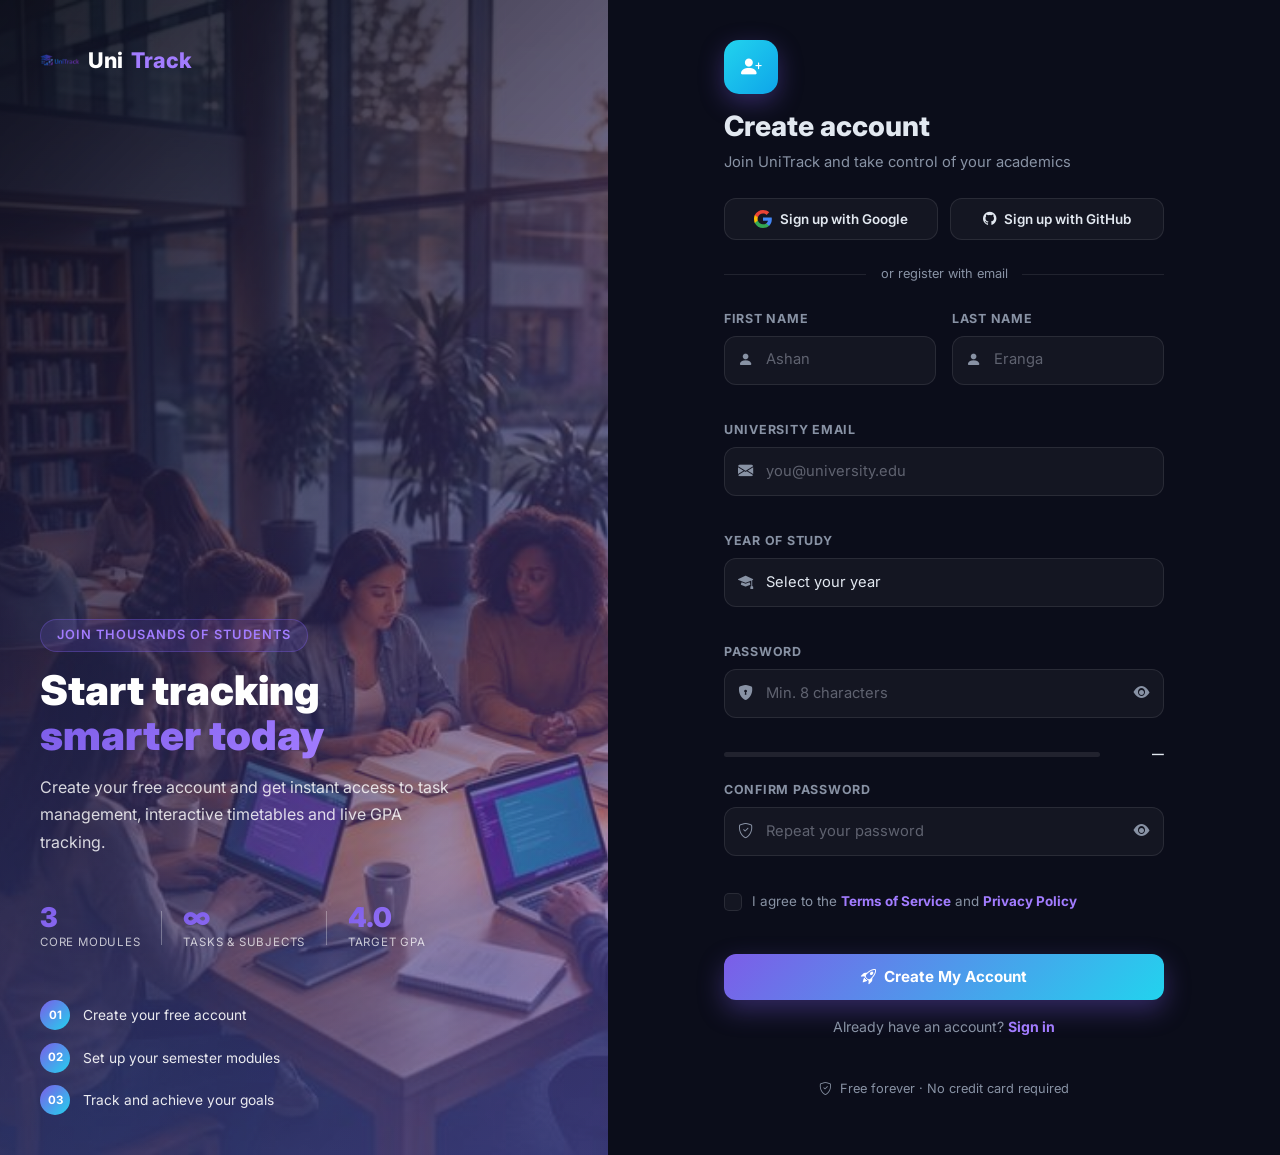
<file: register.html>
<!DOCTYPE html>
<html lang="en" data-bs-theme="dark">

<head>
    <meta charset="UTF-8" />
    <meta name="viewport" content="width=device-width, initial-scale=1.0" />
    <meta name="description" content="UniTrack – Create your Smart Academic Dashboard account." />
    <title>UniTrack – Create Account</title>

    <link rel="stylesheet" href="https://cdn.jsdelivr.net/npm/bootstrap@5.3.2/dist/css/bootstrap.min.css" />
    <link rel="stylesheet" href="https://cdn.jsdelivr.net/npm/bootstrap-icons@1.11.3/font/bootstrap-icons.min.css" />
    <link rel="preconnect" href="https://fonts.googleapis.com" />
    <link rel="preconnect" href="https://fonts.gstatic.com" crossorigin />
    <link href="https://fonts.googleapis.com/css2?family=Inter:wght@300;400;500;600;700;800;900&display=swap"
        rel="stylesheet" />
    <link rel="stylesheet" href="css/register.css" />
</head>

<body class="auth-body">


    <div class="auth-wrapper">

        <!--  Left  -->
        <div class="auth-image-panel" id="authImagePanelReg">
            <div class="auth-img-overlay"></div>

            <div class="auth-img-content">
                <a href="index.html" class="auth-brand">
                    <span class="brand-icon"><img src="images/logo.png" alt="UniTrack logo"></span>
                    Uni<span class="brand-accent">Track</span>
                </a>
                <div class="auth-img-tagline mt-auto">
                    <div class="section-badge mb-3">Join Thousands of Students</div>
                    <h2 class="auth-panel-title">
                        Start tracking<br />
                        <span class="gradient-text">smarter today</span>
                    </h2>
                    <p class="auth-panel-sub mt-3">
                        Create your free account and get instant access to task
                        management, interactive timetables and live GPA tracking.
                    </p>
                    <div class="auth-stats-row mt-5">
                        <div class="auth-stat-item">
                            <span class="auth-stat-num gradient-text">3</span>
                            <span class="auth-stat-label">Core Modules</span>
                        </div>
                        <div class="auth-stat-divider"></div>
                        <div class="auth-stat-item">
                            <span class="auth-stat-num gradient-text">∞</span>
                            <span class="auth-stat-label">Tasks &amp; Subjects</span>
                        </div>
                        <div class="auth-stat-divider"></div>
                        <div class="auth-stat-item">
                            <span class="auth-stat-num gradient-text">4.0</span>
                            <span class="auth-stat-label">Target GPA</span>
                        </div>
                    </div>
                    <div class="auth-steps mt-5">
                        <div class="auth-step">
                            <span class="auth-step-num">01</span>
                            <span class="auth-step-text">Create your free account</span>
                        </div>
                        <div class="auth-step">
                            <span class="auth-step-num">02</span>
                            <span class="auth-step-text">Set up your semester modules</span>
                        </div>
                        <div class="auth-step">
                            <span class="auth-step-num">03</span>
                            <span class="auth-step-text">Track and achieve your goals</span>
                        </div>
                    </div>
                </div>
            </div>
        </div>

        <!-- Right -->
        <div class="auth-form-panel" id="authRegFormPanel">

            <a href="index.html" class="auth-brand auth-brand-mobile">
                <span class="brand-icon"><img src="images/logo.png" alt="UniTrack logo"></span>
                Uni<span class="brand-accent">Track</span>
            </a>

            <div class="auth-form-inner">


                <div class="auth-form-header mb-4">
                    <div class="auth-form-icon mb-3" style="background: linear-gradient(135deg, #22d3ee, #0ea5e9);">
                        <i class="bi bi-person-plus-fill"></i>
                    </div>
                    <h1 class="auth-form-title">Create account</h1>
                    <p class="auth-form-sub">Join UniTrack and take control of your academics</p>
                </div>


                <div class="auth-social-row mb-4">
                    <button class="auth-social-btn" id="btnGoogleReg" type="button">
                        <svg width="18" height="18" viewBox="0 0 48 48" fill="none" xmlns="http://www.w3.org/2000/svg">
                            <path
                                d="M47.52 24.56c0-1.63-.15-3.2-.42-4.72H24v8.93h13.22c-.57 3.07-2.3 5.67-4.9 7.41v6.16h7.93c4.64-4.27 7.27-10.57 7.27-17.78z"
                                fill="#4285F4" />
                            <path
                                d="M24 48c6.65 0 12.22-2.2 16.29-5.96l-7.93-6.16c-2.2 1.48-5.02 2.35-8.36 2.35-6.43 0-11.87-4.34-13.81-10.18H2.05v6.36C6.1 42.56 14.47 48 24 48z"
                                fill="#34A853" />
                            <path
                                d="M10.19 28.05A14.37 14.37 0 0 1 9.6 24c0-1.41.24-2.78.59-4.05v-6.36H2.05A23.98 23.98 0 0 0 0 24c0 3.87.93 7.53 2.05 10.41l8.14-6.36z"
                                fill="#FBBC05" />
                            <path
                                d="M24 9.55c3.62 0 6.87 1.25 9.43 3.68l7.07-7.07C36.21 2.19 30.65 0 24 0 14.47 0 6.1 5.44 2.05 13.59l8.14 6.36C12.13 13.89 17.57 9.55 24 9.55z"
                                fill="#EA4335" />
                        </svg>
                        Sign up with Google
                    </button>
                    <button class="auth-social-btn" id="btnGithubReg" type="button">
                        <i class="bi bi-github"></i>
                        Sign up with GitHub
                    </button>
                </div>


                <div class="auth-divider mb-4">
                    <span>or register with email</span>
                </div>

                <!-- Register Form -->
                <form id="registerForm" novalidate>


                    <div class="row g-3 mb-3">
                        <div class="col-6">
                            <div class="auth-field-group">
                                <label class="auth-label" for="regFirstName">First Name</label>
                                <div class="auth-input-wrap">
                                    <i class="bi bi-person-fill auth-input-icon"></i>
                                    <input type="text" class="auth-input" id="regFirstName" placeholder="Ashan"
                                        autocomplete="given-name" required />
                                </div>
                                <div class="auth-error-msg" id="firstNameError"></div>
                            </div>
                        </div>
                        <div class="col-6">
                            <div class="auth-field-group">
                                <label class="auth-label" for="regLastName">Last Name</label>
                                <div class="auth-input-wrap">
                                    <i class="bi bi-person-fill auth-input-icon"></i>
                                    <input type="text" class="auth-input" id="regLastName" placeholder="Eranga"
                                        autocomplete="family-name" required />
                                </div>
                                <div class="auth-error-msg" id="lastNameError"></div>
                            </div>
                        </div>
                    </div>

                    <div class="auth-field-group mb-3">
                        <label class="auth-label" for="regEmail">University Email</label>
                        <div class="auth-input-wrap">
                            <i class="bi bi-envelope-fill auth-input-icon"></i>
                            <input type="email" class="auth-input" id="regEmail" placeholder="you@university.edu"
                                autocomplete="email" required />
                        </div>
                        <div class="auth-error-msg" id="regEmailError"></div>
                    </div>

                    <div class="auth-field-group mb-3">
                        <label class="auth-label" for="regYear">Year of Study</label>
                        <div class="auth-input-wrap">
                            <i class="bi bi-mortarboard-fill auth-input-icon"></i>
                            <select class="auth-input auth-select" id="regYear" required>
                                <option value="" disabled selected>Select your year</option>
                                <option value="1">1st Year</option>
                                <option value="2">2nd Year</option>
                                <option value="3">3rd Year</option>
                                <option value="4">4th Year</option>
                                <option value="pg">Postgraduate</option>
                            </select>
                        </div>
                        <div class="auth-error-msg" id="yearError"></div>
                    </div>

                    <div class="auth-field-group mb-3">
                        <label class="auth-label" for="regPassword">Password</label>
                        <div class="auth-input-wrap">
                            <i class="bi bi-shield-lock-fill auth-input-icon"></i>
                            <input type="password" class="auth-input" id="regPassword" placeholder="Min. 8 characters"
                                autocomplete="new-password" required />
                            <button type="button" class="auth-toggle-pw" id="toggleRegPw"
                                aria-label="Toggle password visibility">
                                <i class="bi bi-eye-fill" id="toggleRegPwIcon"></i>
                            </button>
                        </div>
                        <div class="auth-error-msg" id="regPasswordError"></div>
                        <div class="auth-strength-wrap mt-2" id="strengthWrap">
                            <div class="auth-strength-bar">
                                <div class="auth-strength-fill" id="strengthFill"></div>
                            </div>
                            <span class="auth-strength-label" id="strengthLabel">—</span>
                        </div>
                    </div>

                    <div class="auth-field-group mb-3">
                        <label class="auth-label" for="regConfirmPw">Confirm Password</label>
                        <div class="auth-input-wrap">
                            <i class="bi bi-shield-check auth-input-icon"></i>
                            <input type="password" class="auth-input" id="regConfirmPw"
                                placeholder="Repeat your password" autocomplete="new-password" required />
                            <button type="button" class="auth-toggle-pw" id="toggleConfirmPw"
                                aria-label="Toggle confirm password">
                                <i class="bi bi-eye-fill" id="toggleConfirmPwIcon"></i>
                            </button>
                        </div>
                        <div class="auth-error-msg" id="confirmPwError"></div>
                    </div>

                    <div class="mb-4">
                        <label class="auth-checkbox-wrap">
                            <input type="checkbox" id="agreeTerms" required />
                            <span class="auth-checkmark"></span>
                            <span class="auth-check-label">
                                I agree to the
                                <a href="#" class="auth-switch-link">Terms of Service</a>
                                and
                                <a href="#" class="auth-switch-link">Privacy Policy</a>
                            </span>
                        </label>
                        <div class="auth-error-msg" id="termsError"></div>
                    </div>

                    <button type="submit" class="auth-submit-btn auth-submit-btn--cyan w-100 mb-3"
                        id="registerSubmitBtn">
                        <span class="btn-text">
                            <i class="bi bi-rocket-takeoff me-2"></i>Create My Account
                        </span>
                        <span class="btn-loader d-none">
                            <span class="auth-spinner"></span> Creating account…
                        </span>
                    </button>

                    <p class="auth-switch-text text-center">
                        Already have an account?
                        <a href="login.html" class="auth-switch-link" id="goToLogin">Sign in</a>
                    </p>

                </form>

            </div>

            <p class="auth-footer-note">
                <i class="bi bi-shield-check me-1"></i>
                Free forever · No credit card required
            </p>

        </div>
    </div>


    <script src="https://cdn.jsdelivr.net/npm/bootstrap@5.3.2/dist/js/bootstrap.bundle.min.js"></script>
    <script src="js/register.js"></script>
</body>

</html>
</file>
<file: css/style.css>
:root {
  --purple:       #7c5de8;   
  --purple-light: #a27cff;   
  --cyan:         #22d3ee;   
  --orange:       #fb923c;   
  --green:        #34d399;   
  --red:          #f87171;   
  --bg:           #0b0d1a;   
  --bg-alt:       #111325;   
  --text:         #e2e8f0;   
  --muted:        #8892a4;   
  --border:       rgba(255,255,255,0.09);  
}



*, *::before, *::after {
  box-sizing: border-box;
  margin: 0;
  padding: 0;
}

html {
  scroll-behavior: smooth;
}

body {
  font-family: 'Inter', system-ui, sans-serif;
  background-color: var(--bg);   
  color: var(--text);            
  min-height: 100vh;
  overflow-x: hidden;
  line-height: 1.6;
}

img {
  max-width: 100%;
}
a {
  text-decoration: none;
}


::-webkit-scrollbar {
  width: 6px;
  height: 6px;
}
::-webkit-scrollbar-track {
  background: var(--bg-alt);
}
::-webkit-scrollbar-thumb {
  background: var(--purple);
  border-radius: 99px;
}


.py-6 {
  padding-top: 5rem;
  padding-bottom: 5rem;
}



.gradient-text {
  background: linear-gradient(135deg, #7c5de8, #a27cff);
  
  -webkit-background-clip: text;
  background-clip: text;
  -webkit-text-fill-color: transparent;
}


.section-title {
  font-size: clamp(1.8rem, 4vw, 2.8rem); 
  font-weight: 800;
  color: var(--text);
  line-height: 1.15;
}

.section-sub {
  font-size: 1rem;
  color: var(--muted);
  max-width: 500px;
  margin-left: auto;
  margin-right: auto;
}



.section-badge, .hero-badge {
  display: inline-flex;
  align-items: center;
  gap: .4rem;
  padding: .35rem 1rem;
  background: rgba(124, 93, 232, 0.15);  
  border: 1px solid rgba(124, 93, 232, 0.35);
  border-radius: 99px;  
  font-size: .8rem;
  font-weight: 600;
  color: var(--purple-light);
  letter-spacing: .08em;
  text-transform: uppercase;
}





.btn-primary-grad {
  background: linear-gradient(135deg, #7c5de8, #a27cff);
  color: #fff;
  border: none;
  border-radius: 99px;   
  padding: .55rem 1.5rem;
  font-weight: 600;
  font-size: .9rem;
  transition: all 0.25s ease;
  box-shadow: 0 4px 20px rgba(124, 93, 232, 0.35);
}
.btn-primary-grad:hover, .btn-primary-grad:focus {
  color: #fff;
  transform: translateY(-2px);   
  box-shadow: 0 8px 30px rgba(124, 93, 232, 0.5);
}


.btn-grad-cyan {
  background: linear-gradient(135deg, #0ea5e9, #22d3ee);
  color: #fff;
  border: none;
  border-radius: 99px;
  padding: .55rem 1.5rem;
  font-weight: 600;
  font-size: .9rem;
  transition: all 0.25s ease;
  box-shadow: 0 4px 20px rgba(34, 211, 238, 0.3);
}
.btn-grad-cyan:hover {
  color: #fff;
  transform: translateY(-2px);
}


.btn-grad-orange {
  background: linear-gradient(135deg, #f97316, #fbbf24);
  color: #fff;
  border: none;
  border-radius: 99px;
  padding: .55rem 1.5rem;
  font-weight: 600;
  font-size: .9rem;
  transition: all 0.25s ease;
  box-shadow: 0 4px 20px rgba(251, 146, 60, 0.3);
}
.btn-grad-orange:hover {
  color: #fff;
  transform: translateY(-2px);
}


.btn-outline-custom {
  border: 1.5px solid rgba(255, 255, 255, 0.25);
  color: var(--text);
  border-radius: 99px;
  padding: .55rem 1.5rem;
  font-weight: 600;
  font-size: .9rem;
  transition: all 0.25s ease;
  background: transparent;
}
.btn-outline-custom:hover {
  background: rgba(255, 255, 255, 0.07);
  border-color: rgba(255, 255, 255, 0.45);
  color: #fff;
  transform: translateY(-2px);
}


.btn-danger-soft {
  background: rgba(248, 113, 113, 0.12);
  border: 1px solid rgba(248, 113, 113, 0.25);
  color: var(--red);
  border-radius: 8px;
  transition: all 0.2s ease;
}
.btn-danger-soft:hover {
  background: rgba(248, 113, 113, 0.22);
  color: var(--red);
}


.btn-filter {
  background: rgba(255, 255, 255, 0.05);
  border: 1px solid rgba(255, 255, 255, 0.1);
  color: var(--muted);
  border-radius: 8px;
  font-size: .8rem;
  padding: .3rem .7rem;
  transition: all 0.2s ease;
}

.btn-filter.active, .btn-filter:hover {
  background: linear-gradient(135deg, #7c5de8, #a27cff);
  border-color: transparent;
  color: #fff;
}



.glass-card {
  background: rgba(255, 255, 255, 0.045);  
  border: 1px solid var(--border);
  border-radius: 24px;
  backdrop-filter: blur(16px);  
  -webkit-backdrop-filter: blur(16px);
  transition: border-color 0.25s ease;
}
.glass-card:hover {
  border-color: rgba(255, 255, 255, 0.14);
}


.card-section-title {
  font-size: 1rem;
  font-weight: 700;
  color: var(--text);
  display: flex;
  align-items: center;
}


.icon-purple, .icon-cyan, .icon-orange, .icon-green {
  width: 44px; height: 44px;
  border-radius: 12px;
  display: flex;
  align-items: center;
  justify-content: center;
  font-size: 1.15rem;
  flex-shrink: 0;
}
.icon-purple {
  background: rgba(124, 93, 232, 0.15);
  color: var(--purple-light);
  border: 1px solid rgba(124, 93, 232, 0.25);
}
.icon-cyan {
  background: rgba(34,  211, 238, 0.12);
  color: var(--cyan);
  border: 1px solid rgba(34,  211, 238, 0.2);
}
.icon-orange {
  background: rgba(251, 146,  60, 0.12);
  color: var(--orange);
  border: 1px solid rgba(251, 146,  60, 0.2);
}
.icon-green {
  background: rgba(52,  211, 153, 0.12);
  color: var(--green);
  border: 1px solid rgba(52,  211, 153, 0.2);
}



.glass-nav {
  background: rgba(11, 13, 26, 0.80);   
  border-bottom: 1px solid var(--border);
  backdrop-filter: blur(20px);           
  -webkit-backdrop-filter: blur(20px);
  transition: background 0.3s ease;
}


.brand-logo {
  font-size: 1.35rem;
  font-weight: 800;
  color: var(--text);
  display: flex;
  align-items: center;
  gap: 0;
  padding: 0;
}

.brand-logo .brand-icon {
  width: auto;
  height: 52px;
}

.brand-logo .brand-icon img {
  width: auto;
  height: 100%;
}


.brand-icon {
  display: inline-flex;
  align-items: center;
  justify-content: center;
  width: 40px;
  height: 40px;
  flex-shrink: 0;
}
.brand-icon img {
  width: 100%;
  height: 100%;
  object-fit: contain;
  display: block;
}


.brand-accent {
  color: var(--purple-light);
}


.navbar .nav-link {
  color: var(--muted);
  font-weight: 500;
  font-size: .9rem;
  border-radius: 8px;
  padding: .45rem .8rem;
  transition: color 0.2s ease, background 0.2s ease;
}
.navbar .nav-link:hover,
.navbar .nav-link.active {
  color: var(--text);
  background: rgba(255, 255, 255, 0.06);
}


.toggler-icon {
  font-size: 1.5rem;
  color: var(--text);
}
.navbar-toggler:focus {
  box-shadow: none;
}



.hero-section {
  position: relative;
  overflow: hidden;  
  background: linear-gradient(140deg, #0b0d1a 0%, #131638 50%, #0b0d1a 100%);
  padding-top: 66px;  
}


.blob {
  position: absolute;
  border-radius: 50%;
  filter: blur(80px);      
  opacity: 0.18;
  pointer-events: none;    
}
.blob-1 {
  width: 600px; height: 600px;
  background: #7c5de8;     
  top: -200px; left: -200px;
  animation: blobFloat 12s ease-in-out infinite;
}
.blob-2 {
  width: 400px; height: 400px;
  background: #22d3ee;     
  bottom: -100px; right: -100px;
  animation: blobFloat 16s ease-in-out infinite reverse;
}
.blob-3 {
  width: 300px; height: 300px;
  background: #fb923c;     
  animation: blobFloat 10s ease-in-out infinite 2s;
}


@keyframes blobFloat {
  0%, 100% {
  transform: translate(0, 0) scale(1);
}
  33% {
  transform: translate(30px, -20px) scale(1.05);
}
  66% {
  transform: translate(-20px, 30px) scale(0.97);
}
}


.hero-content {
  position: relative;
  z-index: 2;
}


.hero-title {
  font-size: clamp(2.2rem, 5vw, 4rem);
  font-weight: 900;
  line-height: 1.08;
  color: var(--text);
}


.hero-subtitle {
  font-size: clamp(1rem, 2vw, 1.15rem);
  color: var(--muted);
  max-width: 480px;
}


.stat-chip {
  display: flex;
  flex-direction: column;
  gap: .1rem;
}
.stat-num {
  font-size: 1.8rem; font-weight: 900; line-height: 1;
  background: linear-gradient(135deg, #7c5de8, #a27cff);
  -webkit-background-clip: text;
  background-clip: text;
  -webkit-text-fill-color: transparent;
}
.stat-label {
  font-size: .75rem;
  color: var(--muted);
  font-weight: 500;
  text-transform: uppercase;
  letter-spacing: .07em;
}


.hero-visual {
  position: relative;
  width: 440px;
  max-width: 100%;
}


.dashboard-mockup {
  border-radius: 24px;
  padding: 1.2rem;
  background: rgba(255, 255, 255, 0.05);
  border: 1px solid rgba(255, 255, 255, 0.1);
  box-shadow: 0 30px 80px rgba(0, 0, 0, 0.6);
  animation: floatMockup 5s ease-in-out infinite;
}
@keyframes floatMockup {
  0%, 100% {
  transform: translateY(0);
}
  50% {
  transform: translateY(-12px);
}
}


.mockup-header {
  display: flex;
  align-items: center;
  gap: .5rem;
  margin-bottom: 1rem;
}
.dot {
  width: 10px;
  height: 10px;
  border-radius: 50%;
}
.dot.red {
  background: #ff5f57;
}
.dot.yellow {
  background: #febc2e;
}
.dot.green {
  background: #28c840;
}
.mockup-title {
  font-size: .8rem;
  color: var(--muted);
  margin-left: .5rem;
}


.mockup-row {
  margin-bottom: .6rem;
}
.mockup-bar {
  height: 10px;
  border-radius: 99px;
  background: linear-gradient(90deg,#7c5de8,#a27cff);
  opacity:.7;
}
.mockup-bar.b2 {
  background: linear-gradient(90deg,#0ea5e9,#22d3ee);
}
.mockup-bar.b3 {
  background: linear-gradient(90deg,#f97316,#fbbf24);
}


.floating-card {
  position: absolute;
  background: rgba(20, 22, 40, 0.9);
  border: 1px solid rgba(255, 255, 255, 0.12);
  border-radius: 12px;
  padding: .6rem 1rem;
  font-size: .82rem;
  font-weight: 500;
  color: var(--text);
  white-space: nowrap;
  box-shadow: 0 8px 32px rgba(0, 0, 0, 0.4);
  backdrop-filter: blur(12px);
  z-index: 10;
}
.card-task {
  top: -18px;
  left: -60px;
  animation: floatCard1 4s ease-in-out infinite;
}
.card-gpa {
  bottom: 60px;
  left: -80px;
  animation: floatCard2 5s ease-in-out infinite 1s;
}
.card-time {
  top: 30px;
  right: -70px;
  animation: floatCard1 4.5s ease-in-out infinite .5s;
}

@keyframes floatCard1 { 0%,100% { transform:translateY(0); } 50% { transform:translateY(-8px); } }
@keyframes floatCard2 { 0%,100% { transform:translateY(0); } 50% { transform:translateY(8px);  } }


.gpa-bar {
  height: 5px;
  border-radius: 99px;
  background: rgba(255,255,255,0.1);
}
.gpa-fill {
  height: 100%;
  border-radius: 99px;
  background: linear-gradient(90deg,#f97316,#fbbf24);
}



.feature-card {
  padding: 2rem;
  display: flex;
  flex-direction: column;
  transition: transform 0.25s ease, box-shadow 0.25s ease;
}

.feature-card:hover {
  transform: translateY(-6px);
  box-shadow: 0 0 40px rgba(124, 93, 232, 0.18);
}


.feature-icon-wrap {
  width: 60px; height: 60px;
  border-radius: 16px;
  display: flex; align-items: center; justify-content: center;
  font-size: 1.5rem;
}

.feature-title {
  font-size: 1.15rem;
  font-weight: 700;
  color: var(--text);
}
.feature-desc {
  font-size: .9rem;
  color: var(--muted);
}

.feature-list {
  list-style: none;
  padding: 0;
  font-size: .88rem;
  color: var(--muted);
}
.feature-list li {
  padding: .2rem 0;
}

.feature-link {
  display: inline-flex; align-items: center;
  font-size: .88rem; font-weight: 600;
  color: var(--purple-light);
  margin-top: 1.5rem;
  transition: color 0.2s ease;
}
.feature-link:hover {
  color: #fff;
}



.carousel-section {
  background: #111325;
}

.carousel-slide {
  min-height: 360px;
  border-radius: 24px;
}

.slide-tasks {
  background: linear-gradient(135deg, #1e133b, #2d1b6e);
}
.slide-timetable {
  background: linear-gradient(135deg, #0d2a36, #0c4a6e);
}
.slide-gpa {
  background: linear-gradient(135deg, #2a1500, #7c2d12);
}

.carousel-icon {
  font-size: 4rem;
  opacity: .85;
}


.carousel-indicators button {
  width: 8px;
  height: 8px;
  border-radius: 50%;
  background: rgba(255,255,255,0.4);
  border: none;
  transition: all 0.2s ease;
}
.carousel-indicators .active {
  background: var(--purple-light);
  width: 24px;
  border-radius: 99px;
}



.cta-section {
  background: var(--bg);
}
.cta-card {
  background: linear-gradient(135deg, rgba(124,93,232,0.1), rgba(34,211,238,0.07));
  border: 1px solid rgba(124,93,232,0.2);
}
.cta-sub {
  font-size: 1.1rem;
  color: var(--muted);
}



.site-footer {
  background: #111325;
  border-top: 1px solid var(--border);
}

.footer-brand {
  font-size: 1.3rem;
  font-weight: 800;
  color: var(--text);
  display: inline-flex;
  align-items: center;
}
.footer-desc {
  font-size: .88rem;
  color: var(--muted);
  line-height: 1.7;
}

.footer-heading {
  font-size: .78rem; font-weight: 700;
  text-transform: uppercase; letter-spacing: .1em;
  color: var(--muted); margin-bottom: 1rem;
}

.footer-links {
  list-style: none;
  padding: 0;
  margin: 0;
}
.footer-links li {
  margin-bottom: .5rem;
}
.footer-links a {
  font-size: .88rem;
  color: var(--muted);
  transition: color 0.2s ease, padding-left 0.2s ease;
  display: inline-flex;
  align-items: center;
}
.footer-links a:hover {
  color: var(--purple-light);
  padding-left: 4px;
}

.footer-divider {
  border-color: var(--border);
}
.footer-copy {
  font-size: .82rem;
  color: var(--muted);
}





.sidebar {
  position: fixed;
  top: 0; left: 0;
  width: 260px;
  height: 100vh;
  background: #111325;
  border-right: 1px solid var(--border);
  display: flex;
  flex-direction: column;
  padding: 1.5rem 1rem;
  z-index: 300;
  transition: width 0.3s ease;
  overflow: hidden;
}


.sidebar.collapsed {
  width: 72px;
}
.sidebar.collapsed .link-text,
.sidebar.collapsed .sidebar-logo span,
.sidebar.collapsed .profile-info {
  display: none;
}
.sidebar.collapsed .sidebar-logo {
  justify-content: center;
}


.sidebar-logo {
  font-size: 1.2rem; font-weight: 800; color: var(--text);
  display: flex; align-items: center; gap: .5rem;
  white-space: nowrap; padding: .5rem 0;
}


.sidebar-toggle-btn {
  display: flex; align-items: center; justify-content: center;
  width: 28px; height: 28px;
  background: rgba(255,255,255,0.06);
  border: 1px solid var(--border);
  border-radius: 8px;
  color: var(--muted); font-size: .9rem; cursor: pointer;
  margin-top: .8rem; align-self: flex-end;
  transition: all 0.2s ease;
}
.sidebar-toggle-btn:hover {
  background: rgba(255,255,255,0.10);
  color: var(--text);
}
.sidebar.collapsed .sidebar-toggle-btn {
  align-self: center;
}


.sidebar-nav {
  display: flex;
  flex-direction: column;
  gap: .3rem;
  flex: 1;
}


.sidebar-link {
  display: flex; align-items: center; gap: .85rem;
  padding: .65rem .9rem; border-radius: 12px;
  font-size: .88rem; font-weight: 500;
  color: var(--muted); white-space: nowrap;
  transition: all 0.2s ease;
}
.sidebar-link i {
  font-size: 1.1rem;
  flex-shrink: 0;
}
.sidebar-link:hover {
  background: rgba(255,255,255,0.06);
  color: var(--text);
}

.sidebar-link.active {
  background: rgba(124,93,232,0.15);
  color: var(--purple-light);
  border-left: 3px solid var(--purple);
  padding-left: calc(.9rem - 3px);
}


.sidebar.collapsed .sidebar-link {
  justify-content: center;
  padding-inline: 0;
}
.sidebar.collapsed .sidebar-link.active {
  padding-left: 0;
  border-left: none;
  border-radius: 12px;
}


.sidebar-footer {
  margin-top: auto;
  padding-top: 1rem;
  border-top: 1px solid var(--border);
}
.sidebar-profile {
  display: flex;
  align-items: center;
  gap: .8rem;
}
.profile-avatar {
  font-size: 1.8rem;
  color: var(--purple-light);
  flex-shrink: 0;
}
.profile-name {
  display: block;
  font-size: .88rem;
  font-weight: 600;
  color: var(--text);
  white-space: nowrap;
}
.profile-role {
  display: block;
  font-size: .75rem;
  color: var(--muted);
  white-space: nowrap;
}
.sidebar.collapsed .sidebar-profile {
  justify-content: center;
}


.dash-main {
  margin-left: 260px;
  min-height: 100vh;
  transition: margin-left 0.3s ease;
}
.sidebar.collapsed ~ .dash-main {
  margin-left: 72px;
}


.sidebar-overlay {
  display: none;
  position: fixed;
  top: 0;
  left: 0;
  right: 0;
  bottom: 0;
  background: rgba(0,0,0,0.5);
  z-index: 299;
  backdrop-filter: blur(4px);
}
.sidebar-overlay.active {
  display: block;
}



.dash-topbar {
  position: sticky; top: 0; z-index: 200;
  height: 66px;
  display: flex; align-items: center;
  padding: 0 1.5rem; gap: 1rem;
  background: rgba(11, 13, 26, 0.85);
  border-bottom: 1px solid var(--border);
  backdrop-filter: blur(16px);
  -webkit-backdrop-filter: blur(16px);
}

.topbar-title {
  font-size: 1.05rem;
  font-weight: 700;
  color: var(--text);
  margin: 0;
  flex: 1;
}
.topbar-date {
  font-size: .82rem;
  color: var(--muted);
  white-space: nowrap;
}
.topbar-right {
  display: flex;
  align-items: center;
  gap: .5rem;
}


.mobile-menu-btn {
  background: rgba(255,255,255,0.06);
  border: 1px solid var(--border);
  border-radius: 8px;
  color: var(--text); font-size: 1.2rem;
  padding: .3rem .6rem; cursor: pointer;
  transition: background 0.2s ease;
}
.mobile-menu-btn:hover {
  background: rgba(255,255,255,0.10);
}



.stat-card {
  border-radius: 18px;
  transition: transform 0.2s ease;
}
.stat-card:hover {
  transform: translateY(-3px);
}


.stat-icon-box {
  width: 44px;
  height: 44px;
  border-radius: 12px;
  display: flex;
  align-items: center;
  justify-content: center;
  font-size: 1.15rem;
  flex-shrink: 0;
}

.stat-label {
  font-size: .75rem;
  color: var(--muted);
  font-weight: 500;
}
.stat-val {
  font-size: 1.5rem;
  font-weight: 800;
  color: var(--text);
}



.dash-module {
  scroll-margin-top: 80px;   
  border-bottom: 1px solid rgba(255,255,255,0.04);
}


.module-title-wrap {
  display: flex;
  align-items: flex-start;
  gap: 1rem;
}


.module-icon {
  width: 48px; height: 48px;
  border-radius: 14px;
  display: flex; align-items: center; justify-content: center;
  font-size: 1.25rem; flex-shrink: 0; margin-top: .1rem;
}

.module-title {
  font-size: 1.4rem;
  font-weight: 800;
  color: var(--text);
  margin: 0;
}
.module-sub {
  font-size: .88rem;
  color: var(--muted);
}



.custom-input {
  background: rgba(255,255,255,0.05) !important;
  border: 1px solid rgba(255,255,255,0.1) !important;
  border-radius: 12px !important;
  color: var(--text) !important;
  font-size: .9rem;
  transition: border-color 0.2s ease, box-shadow 0.2s ease;
}
.custom-input::placeholder {
  color: var(--muted) !important;
  opacity: .7;
}

.custom-input:focus {
  background: rgba(255,255,255,0.07) !important;
  border-color: var(--purple) !important;
  box-shadow: 0 0 0 3px rgba(124,93,232,0.2) !important;
  outline: none;
}

.custom-input option {
  background: #1a1c30;
  color: var(--text);
}


.form-label {
  font-size: .85rem;
  font-weight: 600;
  color: var(--text);
  margin-bottom: .4rem;
}




.task-list {
  display: flex;
  flex-direction: column;
  gap: .6rem;
}


.task-item {
  display: flex; align-items: center; gap: .8rem;
  padding: .8rem 1rem;
  background: rgba(255,255,255,0.03);
  border: 1px solid rgba(255,255,255,0.06);
  border-radius: 12px;
  transition: background 0.2s ease;
  animation: slideIn .25s ease;  
}

@keyframes slideIn {
  from {
  opacity: 0;
  transform: translateX(-12px);
}
  to {
  opacity: 1;
  transform: translateX(0);
}
}
.task-item:hover {
  background: rgba(255,255,255,0.055);
}


.task-item.completed .task-name {
  text-decoration: line-through;
  opacity: .45;
}


.task-item.deadline-warning {
  border-color: rgba(251,146,60,0.4);
  background: rgba(251,146,60,0.05);
}


.task-checkbox {
  width: 18px; height: 18px;
  border-radius: 6px;
  border: 2px solid rgba(255,255,255,.2);
  background: transparent;
  cursor: pointer; flex-shrink: 0;
  display: flex; align-items: center; justify-content: center;
  transition: all 0.2s ease;
}

.task-checkbox.checked {
  background: var(--green);
  border-color: var(--green);
}
.task-checkbox.checked::after {
  content: '✓';
  font-size: .7rem;
  color: #fff;
  font-weight: 700;
}


.task-info {
  flex: 1;
  min-width: 0;
}
.task-name {
  font-size: .9rem;
  font-weight: 600;
  color: var(--text);
}


.task-meta {
  font-size: .75rem;
  color: var(--muted);
  display: flex;
  gap: .6rem;
  flex-wrap: wrap;
  margin-top: .15rem;
}


.task-deadline-warning {
  color: var(--orange) !important;
  font-weight: 600;
}


.priority-badge {
  font-size: .7rem;
  font-weight: 700;
  padding: .15rem .5rem;
  border-radius: 99px;
  text-transform: uppercase;
  letter-spacing: .06em;
}
.priority-high {
  background: rgba(248,113,113,0.15);
  color: var(--red);
  border: 1px solid rgba(248,113,113,0.25);
}
.priority-medium {
  background: rgba(251,191, 36,0.15);
  color: #fbbf24;
  border: 1px solid rgba(251,191,36,0.25);
}
.priority-low {
  background: rgba( 52,211,153,0.15);
  color: var(--green);
  border: 1px solid rgba(52,211,153,0.25);
}


.task-delete-btn {
  background: none; border: none;
  color: var(--muted); font-size: 1rem;
  cursor: pointer; padding: .2rem .4rem;
  border-radius: 6px;
  transition: all 0.2s ease; flex-shrink: 0;
}
.task-delete-btn:hover {
  color: var(--red);
  background: rgba(248,113,113,0.1);
}


.empty-state {
  opacity: .6;
}


.custom-progress {
  height: 8px;
  background: rgba(255,255,255,0.07);
  border-radius: 99px;
  overflow: hidden;
}
.custom-progress .progress-bar {
  background: linear-gradient(135deg, #7c5de8, #a27cff);
  border-radius: 99px;
}




.timetable-grid {
  display: grid;
  grid-template-columns: repeat(5, 1fr);   
  gap: 1rem;
  min-width: 580px;  
}


.tt-column {
  display: flex;
  flex-direction: column;
  gap: .5rem;
}


.tt-day-header {
  text-align: center;
  padding: .5rem .4rem;
  font-size: .78rem; font-weight: 700;
  text-transform: uppercase; letter-spacing: .08em;
  color: var(--muted);
  border-radius: 8px;
  background: rgba(255,255,255,0.04);
  border: 1px solid rgba(255,255,255,0.07);
}

.tt-day-header.today {
  background: rgba(124,93,232,0.18);
  color: var(--purple-light);
  border-color: rgba(124,93,232,0.35);
}


.tt-slot {
  position: relative;
  padding: .6rem .7rem; border-radius: 10px;
  background: rgba(34,211,238,0.08);     
  border: 1px solid rgba(34,211,238,0.2);
  font-size: .8rem;
  animation: slideIn .25s ease;
  transition: background 0.2s ease;
}
.tt-slot:hover {
  background: rgba(34,211,238,0.13);
}

.tt-subject {
  font-weight: 700;
  color: var(--cyan);
  display: block;
}
.tt-time {
  color: var(--muted);
  font-size: .72rem;
  display: block;
  margin-top: .1rem;
}


.tt-delete {
  position: absolute;
  top: .3rem;
  right: .4rem;
  background: none;
  border: none;
  color: rgba(248,113,113,0.5);
  font-size: .75rem;
  cursor: pointer;
  padding: 0;
  transition: color 0.2s ease;
}
.tt-delete:hover {
  color: var(--red);
}


.tt-empty-slot {
  padding: .5rem;
  border: 1px dashed rgba(255,255,255,0.07);
  border-radius: 10px;
  text-align: center;
  color: rgba(255,255,255,0.12);
  font-size: .75rem;
}




.gpa-circle {
  width: 110px; height: 110px;
  border-radius: 50%;
  display: flex; flex-direction: column; align-items: center; justify-content: center;
  background: rgba(255,255,255,0.05);
  border: 3px solid rgba(124,93,232,0.3);
  flex-shrink: 0;
  transition: all 0.3s ease;
}

.gpa-circle.gpa-high {
  border-color: rgba(52,211,153,0.5);
  background: rgba(52,211,153,0.08);
}
.gpa-circle.gpa-mid {
  border-color: rgba(251,191,36,0.5);
  background: rgba(251,191,36,0.08);
}
.gpa-circle.gpa-low {
  border-color: rgba(248,113,113,0.5);
  background: rgba(248,113,113,0.08);
}

.gpa-val {
  font-size: 2rem;
  font-weight: 900;
  color: var(--text);
  line-height: 1;
}
.gpa-out {
  font-size: .7rem;
  color: var(--muted);
}
.gpa-status-text {
  font-size: 1.1rem;
  font-weight: 700;
  color: var(--text);
}


.gpa-bar-wrap {
  max-width: 320px;
}
.gpa-progress-bar {
  height: 8px;
  background: rgba(255,255,255,0.07);
  border-radius: 99px;
  overflow: hidden;
}
.gpa-progress-fill {
  height: 100%;
  border-radius: 99px;
  background: linear-gradient(135deg,#7c5de8,#a27cff);
  transition: width .5s ease;
}


.grade-scale {
  display: flex;
  flex-direction: column;
  gap: .4rem;
}
.grade-row {
  display: flex;
  justify-content: space-between;
  align-items: center;
  font-size: .83rem;
  color: var(--muted);
}
.grade-tag {
  padding: .1rem .45rem;
  background: rgba(124,93,232,0.15);
  border-radius: 6px;
  font-weight: 700;
  font-size: .78rem;
  color: var(--purple-light);
}
.grade-tag.grade-f {
  background: rgba(248,113,113,0.15);
  color: var(--red);
}


.custom-table {
  color: var(--text);
  font-size: .88rem;
  border-collapse: separate;
  border-spacing: 0;
}
.custom-table thead th {
  color: var(--muted);
  font-size: .75rem;
  font-weight: 600;
  text-transform: uppercase;
  letter-spacing: .07em;
  padding: .5rem 1rem;
  border-bottom: 1px solid rgba(255,255,255,0.08);
  background: transparent;
}
.custom-table tbody td {
  padding: .7rem 1rem;
  border-bottom: 1px solid rgba(255,255,255,0.04);
  vertical-align: middle;
}
.custom-table tbody tr:last-child td {
  border-bottom: none;
}
.custom-table tbody tr:hover td {
  background: rgba(255,255,255,0.03);
}
.table-summary-row td {
  padding: .7rem 1rem;
  border-top: 1px solid rgba(255,255,255,0.12);
  color: var(--text);
}



.contact-hero {
  min-height: 30vh;
  padding-bottom: 3rem;
}


.contact-info-item {
  display: flex;
  align-items: flex-start;
  gap: 1rem;
}


.contact-info-icon {
  width: 44px;
  height: 44px;
  border-radius: 12px;
  display: flex;
  align-items: center;
  justify-content: center;
  font-size: 1.1rem;
  flex-shrink: 0;
}


.alert-success-custom {
  display: flex; align-items: center;
  background: rgba(52,211,153,0.12);
  border: 1px solid rgba(52,211,153,0.35);
  color: var(--green);
  border-radius: 12px;
  padding: .85rem 1.1rem;
  font-size: .9rem;
  animation: slideIn .3s ease;
}





.abt-hero {
  padding-top: 120px; padding-bottom: 5rem;
  background: linear-gradient(140deg, #0b0d1a 0%, #131638 50%, #0b0d1a 100%);
  position: relative; overflow: hidden;
}


.abt-hero-badge {
  display: inline-flex; align-items: center; gap: .5rem;
  padding: .38rem 1rem;
  background: rgba(124,93,232,.12); border: 1px solid rgba(124,93,232,.3);
  border-radius: 99px; font-size: .8rem; font-weight: 700;
  color: var(--purple-light); letter-spacing: .07em; text-transform: uppercase;
}


.abt-hero-title {
  font-size: clamp(2.2rem, 5vw, 3.8rem);
  font-weight: 900;
  line-height: 1.1;
  color: var(--text);
}
.abt-hero-sub {
  font-size: 1.08rem;
  color: var(--muted);
  max-width: 560px;
  line-height: 1.8;
}


.abt-section {
  padding: 5rem 0;
}
.abt-section-alt {
  background: #111325;
}


.what-strip {
  display: flex;
  gap: 1.5rem;
  margin-top: 2.5rem;
}
.what-strip-item {
  flex: 1; display: flex; flex-direction: column; align-items: flex-start; gap: .6rem;
  padding: 1.4rem 1.2rem;
  background: rgba(255,255,255,.04); border: 1px solid rgba(255,255,255,.08);
  border-radius: 18px; transition: all 0.25s ease;
}
.what-strip-item:hover {
  border-color: rgba(124,93,232,.3);
  transform: translateY(-4px);
}
.what-strip-icon {
  width: 44px;
  height: 44px;
  border-radius: 12px;
  display: flex;
  align-items: center;
  justify-content: center;
  font-size: 1.25rem;
}
.what-strip-title {
  font-size: .92rem;
  font-weight: 700;
  color: var(--text);
}
.what-strip-desc {
  font-size: .82rem;
  color: var(--muted);
  line-height: 1.6;
}


.howto-card {
  border-radius: 24px;
  padding: 2rem 2rem 1.5rem;
  transition: transform 0.25s ease;
  position: relative;
  overflow: hidden;
}
.howto-card:hover {
  transform: translateY(-6px);
}
.howto-num {
  position: absolute;
  top: 1.2rem;
  right: 1.4rem;
  font-size: 3.5rem;
  font-weight: 900;
  opacity: .04;
  line-height: 1;
  color: #fff;
  user-select: none;
}
.howto-icon {
  width: 56px;
  height: 56px;
  border-radius: 16px;
  display: flex;
  align-items: center;
  justify-content: center;
  font-size: 1.5rem;
  margin-bottom: 1.25rem;
}
.howto-title {
  font-size: 1.2rem;
  font-weight: 800;
  color: var(--text);
  margin-bottom: .5rem;
}
.howto-desc {
  font-size: .9rem;
  color: var(--muted);
  line-height: 1.75;
  margin-bottom: 1.25rem;
}

.step-list {
  list-style: none;
  padding: 0;
  margin: 0;
  display: flex;
  flex-direction: column;
  gap: .6rem;
}
.step-list li {
  display: flex;
  align-items: flex-start;
  gap: .7rem;
  font-size: .86rem;
  color: var(--muted);
  line-height: 1.55;
}
.step-num {
  display: inline-flex;
  align-items: center;
  justify-content: center;
  width: 22px;
  height: 22px;
  border-radius: 50%;
  font-size: .7rem;
  font-weight: 800;
  flex-shrink: 0;
  margin-top: 1px;
}
.step-num--purple {
  background: rgba(124,93,232,.2);
  color: var(--purple-light);
  border: 1px solid rgba(124,93,232,.35);
}
.step-num--cyan {
  background: rgba(34,211,238,.15);
  color: var(--cyan);
  border: 1px solid rgba(34,211,238,.3);
}
.step-num--orange {
  background: rgba(251,146,60,.15);
  color: var(--orange);
  border: 1px solid rgba(251,146,60,.3);
}


.howto-link {
  display: inline-flex;
  align-items: center;
  gap: .4rem;
  font-size: .84rem;
  font-weight: 700;
  text-decoration: none;
  margin-top: 1.4rem;
  transition: all 0.2s ease;
}
.howto-link--purple {
  color: var(--purple-light);
}
.howto-link--cyan {
  color: var(--cyan);
}
.howto-link--orange {
  color: var(--orange);
}
.howto-link:hover {
  gap: .7rem;
  color: #fff;
}


.tech-pill {
  display: inline-flex; align-items: center; gap: .45rem;
  padding: .4rem 1rem;
  background: rgba(255,255,255,.05); border: 1px solid rgba(255,255,255,.1);
  border-radius: 99px; font-size: .82rem; font-weight: 600; color: var(--text);
  transition: all 0.2s ease;
}
.tech-pill:hover {
  background: rgba(124,93,232,.15);
  border-color: rgba(124,93,232,.35);
  color: var(--purple-light);
  transform: translateY(-2px);
}


.abt-stat {
  text-align: center;
  padding: 1.6rem 1rem;
  border-radius: 18px;
  background: rgba(255,255,255,.04);
  border: 1px solid rgba(255,255,255,.08);
  transition: all 0.25s ease;
}
.abt-stat:hover {
  transform: translateY(-4px);
  border-color: rgba(124,93,232,.3);
}
.abt-stat-num {
  font-size: 2.4rem; font-weight: 900; line-height: 1;
  background: linear-gradient(135deg,#7c5de8,#a27cff);
  -webkit-background-clip: text; background-clip: text; -webkit-text-fill-color: transparent;
}
.abt-stat-label {
  font-size: .78rem;
  color: var(--muted);
  font-weight: 600;
  margin-top: .4rem;
  text-transform: uppercase;
  letter-spacing: .07em;
}


.dev-wrap {
  background: rgba(255,255,255,.03);
  border: 1px solid rgba(255,255,255,.08);
  border-radius: 32px;
  overflow: hidden;
}
.dev-banner {
  height: 130px;
  background: linear-gradient(135deg, #1e133b 0%, #0c4a6e 55%, #7c2d12 100%);
  position: relative;
}
.dev-banner-dots {
  position: absolute;
  top:0;
  left:0;
  right:0;
  bottom:0;
  background-image: radial-gradient(circle, rgba(255,255,255,.08) 1px, transparent 1px);
  background-size: 22px 22px;
}
.dev-avatar-ring {
  position: absolute;
  bottom: -46px;
  left: 50%;
  transform: translateX(-50%);
  width: 92px;
  height: 92px;
  border-radius: 50%;
  background: linear-gradient(135deg,#7c5de8,#22d3ee);
  padding: 3px;
  box-shadow: 0 8px 32px rgba(0,0,0,.55);
}
.dev-avatar-inner {
  width: 100%;
  height: 100%;
  border-radius: 50%;
  background: #111325;
  display: flex;
  align-items: center;
  justify-content: center;
  font-size: 2.8rem;
  color: var(--purple-light);
  border: 3px solid var(--bg);
}
.dev-body {
  padding: 3.5rem 2rem 2rem;
  text-align: center;
}
.dev-name {
  font-size: 1.55rem;
  font-weight: 900;
  color: var(--text);
}
.dev-role-badge {
  display: inline-block;
  padding: .28rem .9rem;
  background: rgba(124,93,232,.15);
  border: 1px solid rgba(124,93,232,.3);
  border-radius: 99px;
  font-size: .76rem;
  font-weight: 700;
  color: var(--purple-light);
  letter-spacing: .07em;
  text-transform: uppercase;
  margin-top: .5rem;
}
.dev-bio {
  font-size: .92rem;
  color: var(--muted);
  line-height: 1.8;
  margin-top: 1rem;
  text-align: left;
}
.dev-skills {
  display: flex;
  flex-wrap: wrap;
  justify-content: center;
  gap: .45rem;
  margin-top: 1.2rem;
}
.skill-tag {
  padding: .22rem .65rem;
  background: rgba(34,211,238,.08);
  border: 1px solid rgba(34,211,238,.2);
  border-radius: 7px;
  font-size: .74rem;
  font-weight: 700;
  color: var(--cyan);
  transition: background 0.2s ease;
}
.skill-tag:hover {
  background: rgba(34,211,238,.16);
}
.dev-links {
  display: flex;
  justify-content: center;
  gap: .7rem;
  margin-top: 1.5rem;
}
.dev-btn {
  display: inline-flex;
  align-items: center;
  gap: .45rem;
  padding: .5rem 1.2rem;
  border-radius: 99px;
  font-size: .84rem;
  font-weight: 700;
  text-decoration: none;
  transition: all 0.2s ease;
}
.dev-btn-gh {
  background: rgba(255,255,255,.07);
  border: 1px solid rgba(255,255,255,.14);
  color: var(--text);
}
.dev-btn-gh:hover {
  background: rgba(255,255,255,.13);
  color: #fff;
  transform: translateY(-2px);
}
.dev-btn-li {
  background: rgba(10,102,194,.14);
  border: 1px solid rgba(10,102,194,.3);
  color: #60a5fa;
}
.dev-btn-li:hover {
  background: rgba(10,102,194,.24);
  color: #93c5fd;
  transform: translateY(-2px);
}


.abt-cta {
  background: linear-gradient(135deg,rgba(124,93,232,.1),rgba(34,211,238,.07));
  border: 1px solid rgba(124,93,232,.2);
  border-radius: 32px;
  padding: 3.5rem 2rem;
  text-align: center;
}



.reveal {
  opacity: 0;
  transform: translateY(30px);   
  transition: opacity .6s ease, transform .6s ease;
}
.reveal.visible {
  opacity: 1;
  transform: translateY(0);      
}


.dash-footer {
  border-top: 1px solid var(--border);
  padding-top: 1.5rem;
}





@media (max-width: 991.98px) {
  
  .sidebar {
    transform: translateX(-100%);   
    width: 260px;
    transition: transform 0.25s ease;
  }
  .sidebar.mobile-open {
    transform: translateX(0);       
  }
  .sidebar.collapsed {
    width: 260px;
    transform: translateX(-100%);
  }
  
  .dash-main {
  margin-left: 0 !important;
}

  .hero-visual {
  width: 100%;
  max-width: 380px;
}
  
  .card-task, .card-gpa, .card-time {
  display: none;
}

  
  .timetable-grid {
  grid-template-columns: repeat(3, 1fr);
  min-width: auto;
}
}


@media (max-width: 767.98px) {
  .timetable-grid {
  grid-template-columns: repeat(2, 1fr);
}
  .hero-stats {
  flex-wrap: wrap;
  gap: 1rem !important;
}
  .gpa-score-card {
  flex-direction: column;
  text-align: center;
}
  .gpa-bar-wrap {
  margin-left: auto;
  margin-right: auto;
  width: 100%;
}
  .floating-card {
  display: none;
}
}


@media (max-width: 575.98px) {
  .timetable-grid {
  grid-template-columns: 1fr 1fr;
}
  .hero-title {
  font-size: 2rem;
}
  .dash-topbar {
  padding: 0 1rem;
}
  .dash-stats, .dash-module {
  padding-left: 1rem !important;
  padding-right: 1rem !important;
}
}
</file>
<file: css/about.css>
:root {
  --purple:       #7c5de8;   
  --purple-light: #a27cff;   
  --cyan:         #22d3ee;   
  --orange:       #fb923c;   
  --green:        #34d399;   
  --red:          #f87171;   
  --bg:           #0b0d1a;   
  --bg-alt:       #111325;   
  --text:         #e2e8f0;   
  --muted:        #8892a4;   
  --border:       rgba(255,255,255,0.09);  
}



*, *::before, *::after {
  box-sizing: border-box;
  margin: 0;
  padding: 0;
}

html {
  scroll-behavior: smooth;
}

body {
  font-family: 'Inter', system-ui, sans-serif;
  background-color: var(--bg);   
  color: var(--text);            
  min-height: 100vh;
  overflow-x: hidden;
  line-height: 1.6;
}

img {
  max-width: 100%;
}
a {
  text-decoration: none;
}


::-webkit-scrollbar {
  width: 6px;
  height: 6px;
}
::-webkit-scrollbar-track {
  background: var(--bg-alt);
}
::-webkit-scrollbar-thumb {
  background: var(--purple);
  border-radius: 99px;
}


.py-6 {
  padding-top: 5rem;
  padding-bottom: 5rem;
}



.gradient-text {
  background: linear-gradient(135deg, #7c5de8, #a27cff);
  
  -webkit-background-clip: text;
  background-clip: text;
  -webkit-text-fill-color: transparent;
}


.section-title {
  font-size: clamp(1.8rem, 4vw, 2.8rem); 
  font-weight: 800;
  color: var(--text);
  line-height: 1.15;
}

.section-sub {
  font-size: 1rem;
  color: var(--muted);
  max-width: 500px;
  margin-left: auto;
  margin-right: auto;
}



.section-badge, .hero-badge {
  display: inline-flex;
  align-items: center;
  gap: .4rem;
  padding: .35rem 1rem;
  background: rgba(124, 93, 232, 0.15);  
  border: 1px solid rgba(124, 93, 232, 0.35);
  border-radius: 99px;  
  font-size: .8rem;
  font-weight: 600;
  color: var(--purple-light);
  letter-spacing: .08em;
  text-transform: uppercase;
}





.btn-primary-grad {
  background: linear-gradient(135deg, #7c5de8, #a27cff);
  color: #fff;
  border: none;
  border-radius: 99px;   
  padding: .55rem 1.5rem;
  font-weight: 600;
  font-size: .9rem;
  transition: all 0.25s ease;
  box-shadow: 0 4px 20px rgba(124, 93, 232, 0.35);
}
.btn-primary-grad:hover, .btn-primary-grad:focus {
  color: #fff;
  transform: translateY(-2px);   
  box-shadow: 0 8px 30px rgba(124, 93, 232, 0.5);
}


.btn-grad-cyan {
  background: linear-gradient(135deg, #0ea5e9, #22d3ee);
  color: #fff;
  border: none;
  border-radius: 99px;
  padding: .55rem 1.5rem;
  font-weight: 600;
  font-size: .9rem;
  transition: all 0.25s ease;
  box-shadow: 0 4px 20px rgba(34, 211, 238, 0.3);
}
.btn-grad-cyan:hover {
  color: #fff;
  transform: translateY(-2px);
}


.btn-grad-orange {
  background: linear-gradient(135deg, #f97316, #fbbf24);
  color: #fff;
  border: none;
  border-radius: 99px;
  padding: .55rem 1.5rem;
  font-weight: 600;
  font-size: .9rem;
  transition: all 0.25s ease;
  box-shadow: 0 4px 20px rgba(251, 146, 60, 0.3);
}
.btn-grad-orange:hover {
  color: #fff;
  transform: translateY(-2px);
}


.btn-outline-custom {
  border: 1.5px solid rgba(255, 255, 255, 0.25);
  color: var(--text);
  border-radius: 99px;
  padding: .55rem 1.5rem;
  font-weight: 600;
  font-size: .9rem;
  transition: all 0.25s ease;
  background: transparent;
}
.btn-outline-custom:hover {
  background: rgba(255, 255, 255, 0.07);
  border-color: rgba(255, 255, 255, 0.45);
  color: #fff;
  transform: translateY(-2px);
}


.btn-danger-soft {
  background: rgba(248, 113, 113, 0.12);
  border: 1px solid rgba(248, 113, 113, 0.25);
  color: var(--red);
  border-radius: 8px;
  transition: all 0.2s ease;
}
.btn-danger-soft:hover {
  background: rgba(248, 113, 113, 0.22);
  color: var(--red);
}


.btn-filter {
  background: rgba(255, 255, 255, 0.05);
  border: 1px solid rgba(255, 255, 255, 0.1);
  color: var(--muted);
  border-radius: 8px;
  font-size: .8rem;
  padding: .3rem .7rem;
  transition: all 0.2s ease;
}

.btn-filter.active, .btn-filter:hover {
  background: linear-gradient(135deg, #7c5de8, #a27cff);
  border-color: transparent;
  color: #fff;
}



.glass-card {
  background: rgba(255, 255, 255, 0.045);  
  border: 1px solid var(--border);
  border-radius: 24px;
  backdrop-filter: blur(16px);  
  -webkit-backdrop-filter: blur(16px);
  transition: border-color 0.25s ease;
}
.glass-card:hover {
  border-color: rgba(255, 255, 255, 0.14);
}


.card-section-title {
  font-size: 1rem;
  font-weight: 700;
  color: var(--text);
  display: flex;
  align-items: center;
}


.icon-purple, .icon-cyan, .icon-orange, .icon-green {
  width: 44px; height: 44px;
  border-radius: 12px;
  display: flex;
  align-items: center;
  justify-content: center;
  font-size: 1.15rem;
  flex-shrink: 0;
}
.icon-purple {
  background: rgba(124, 93, 232, 0.15);
  color: var(--purple-light);
  border: 1px solid rgba(124, 93, 232, 0.25);
}
.icon-cyan {
  background: rgba(34,  211, 238, 0.12);
  color: var(--cyan);
  border: 1px solid rgba(34,  211, 238, 0.2);
}
.icon-orange {
  background: rgba(251, 146,  60, 0.12);
  color: var(--orange);
  border: 1px solid rgba(251, 146,  60, 0.2);
}
.icon-green {
  background: rgba(52,  211, 153, 0.12);
  color: var(--green);
  border: 1px solid rgba(52,  211, 153, 0.2);
}



.glass-nav {
  background: rgba(11, 13, 26, 0.80);   
  border-bottom: 1px solid var(--border);
  backdrop-filter: blur(20px);           
  -webkit-backdrop-filter: blur(20px);
  transition: background 0.3s ease;
}


.brand-logo {
  font-size: 1.35rem;
  font-weight: 800;
  color: var(--text);
  display: flex;
  align-items: center;
  gap: 0;
  padding: 0;
}

.brand-logo .brand-icon {
  width: auto;
  height: 52px;
}

.brand-logo .brand-icon img {
  width: auto;
  height: 100%;
}


.brand-icon {
  display: inline-flex;
  align-items: center;
  justify-content: center;
  width: 40px;
  height: 40px;
  flex-shrink: 0;
}
.brand-icon img {
  width: 100%;
  height: 100%;
  object-fit: contain;
  display: block;
}


.brand-accent {
  color: var(--purple-light);
}


.navbar .nav-link {
  color: var(--muted);
  font-weight: 500;
  font-size: .9rem;
  border-radius: 8px;
  padding: .45rem .8rem;
  transition: color 0.2s ease, background 0.2s ease;
}
.navbar .nav-link:hover,
.navbar .nav-link.active {
  color: var(--text);
  background: rgba(255, 255, 255, 0.06);
}


.toggler-icon {
  font-size: 1.5rem;
  color: var(--text);
}
.navbar-toggler:focus {
  box-shadow: none;
}



.hero-section {
  position: relative;
  overflow: hidden;  
  background: linear-gradient(140deg, #0b0d1a 0%, #131638 50%, #0b0d1a 100%);
  padding-top: 66px;  
}


.blob {
  position: absolute;
  border-radius: 50%;
  filter: blur(80px);      
  opacity: 0.18;
  pointer-events: none;    
}
.blob-1 {
  width: 600px; height: 600px;
  background: #7c5de8;     
  top: -200px; left: -200px;
  animation: blobFloat 12s ease-in-out infinite;
}
.blob-2 {
  width: 400px; height: 400px;
  background: #22d3ee;     
  bottom: -100px; right: -100px;
  animation: blobFloat 16s ease-in-out infinite reverse;
}
.blob-3 {
  width: 300px; height: 300px;
  background: #fb923c;     
  animation: blobFloat 10s ease-in-out infinite 2s;
}


@keyframes blobFloat {
  0%, 100% {
  transform: translate(0, 0) scale(1);
}
  33% {
  transform: translate(30px, -20px) scale(1.05);
}
  66% {
  transform: translate(-20px, 30px) scale(0.97);
}
}


.hero-content {
  position: relative;
  z-index: 2;
}


.hero-title {
  font-size: clamp(2.2rem, 5vw, 4rem);
  font-weight: 900;
  line-height: 1.08;
  color: var(--text);
}


.hero-subtitle {
  font-size: clamp(1rem, 2vw, 1.15rem);
  color: var(--muted);
  max-width: 480px;
}


.stat-chip {
  display: flex;
  flex-direction: column;
  gap: .1rem;
}
.stat-num {
  font-size: 1.8rem; font-weight: 900; line-height: 1;
  background: linear-gradient(135deg, #7c5de8, #a27cff);
  -webkit-background-clip: text;
  background-clip: text;
  -webkit-text-fill-color: transparent;
}
.stat-label {
  font-size: .75rem;
  color: var(--muted);
  font-weight: 500;
  text-transform: uppercase;
  letter-spacing: .07em;
}


.hero-visual {
  position: relative;
  width: 440px;
  max-width: 100%;
}


.dashboard-mockup {
  border-radius: 24px;
  padding: 1.2rem;
  background: rgba(255, 255, 255, 0.05);
  border: 1px solid rgba(255, 255, 255, 0.1);
  box-shadow: 0 30px 80px rgba(0, 0, 0, 0.6);
  animation: floatMockup 5s ease-in-out infinite;
}
@keyframes floatMockup {
  0%, 100% {
  transform: translateY(0);
}
  50% {
  transform: translateY(-12px);
}
}


.mockup-header {
  display: flex;
  align-items: center;
  gap: .5rem;
  margin-bottom: 1rem;
}
.dot {
  width: 10px;
  height: 10px;
  border-radius: 50%;
}
.dot.red {
  background: #ff5f57;
}
.dot.yellow {
  background: #febc2e;
}
.dot.green {
  background: #28c840;
}
.mockup-title {
  font-size: .8rem;
  color: var(--muted);
  margin-left: .5rem;
}


.mockup-row {
  margin-bottom: .6rem;
}
.mockup-bar {
  height: 10px;
  border-radius: 99px;
  background: linear-gradient(90deg,#7c5de8,#a27cff);
  opacity:.7;
}
.mockup-bar.b2 {
  background: linear-gradient(90deg,#0ea5e9,#22d3ee);
}
.mockup-bar.b3 {
  background: linear-gradient(90deg,#f97316,#fbbf24);
}


.floating-card {
  position: absolute;
  background: rgba(20, 22, 40, 0.9);
  border: 1px solid rgba(255, 255, 255, 0.12);
  border-radius: 12px;
  padding: .6rem 1rem;
  font-size: .82rem;
  font-weight: 500;
  color: var(--text);
  white-space: nowrap;
  box-shadow: 0 8px 32px rgba(0, 0, 0, 0.4);
  backdrop-filter: blur(12px);
  z-index: 10;
}
.card-task {
  top: -18px;
  left: -60px;
  animation: floatCard1 4s ease-in-out infinite;
}
.card-gpa {
  bottom: 60px;
  left: -80px;
  animation: floatCard2 5s ease-in-out infinite 1s;
}
.card-time {
  top: 30px;
  right: -70px;
  animation: floatCard1 4.5s ease-in-out infinite .5s;
}

@keyframes floatCard1 { 0%,100% { transform:translateY(0); } 50% { transform:translateY(-8px); } }
@keyframes floatCard2 { 0%,100% { transform:translateY(0); } 50% { transform:translateY(8px);  } }


.gpa-bar {
  height: 5px;
  border-radius: 99px;
  background: rgba(255,255,255,0.1);
}
.gpa-fill {
  height: 100%;
  border-radius: 99px;
  background: linear-gradient(90deg,#f97316,#fbbf24);
}



.feature-card {
  padding: 2rem;
  display: flex;
  flex-direction: column;
  transition: transform 0.25s ease, box-shadow 0.25s ease;
}

.feature-card:hover {
  transform: translateY(-6px);
  box-shadow: 0 0 40px rgba(124, 93, 232, 0.18);
}


.feature-icon-wrap {
  width: 60px; height: 60px;
  border-radius: 16px;
  display: flex; align-items: center; justify-content: center;
  font-size: 1.5rem;
}

.feature-title {
  font-size: 1.15rem;
  font-weight: 700;
  color: var(--text);
}
.feature-desc {
  font-size: .9rem;
  color: var(--muted);
}

.feature-list {
  list-style: none;
  padding: 0;
  font-size: .88rem;
  color: var(--muted);
}
.feature-list li {
  padding: .2rem 0;
}

.feature-link {
  display: inline-flex; align-items: center;
  font-size: .88rem; font-weight: 600;
  color: var(--purple-light);
  margin-top: 1.5rem;
  transition: color 0.2s ease;
}
.feature-link:hover {
  color: #fff;
}



.carousel-section {
  background: #111325;
}

.carousel-slide {
  min-height: 360px;
  border-radius: 24px;
}

.slide-tasks {
  background: linear-gradient(135deg, #1e133b, #2d1b6e);
}
.slide-timetable {
  background: linear-gradient(135deg, #0d2a36, #0c4a6e);
}
.slide-gpa {
  background: linear-gradient(135deg, #2a1500, #7c2d12);
}

.carousel-icon {
  font-size: 4rem;
  opacity: .85;
}


.carousel-indicators button {
  width: 8px;
  height: 8px;
  border-radius: 50%;
  background: rgba(255,255,255,0.4);
  border: none;
  transition: all 0.2s ease;
}
.carousel-indicators .active {
  background: var(--purple-light);
  width: 24px;
  border-radius: 99px;
}



.cta-section {
  background: var(--bg);
}
.cta-card {
  background: linear-gradient(135deg, rgba(124,93,232,0.1), rgba(34,211,238,0.07));
  border: 1px solid rgba(124,93,232,0.2);
}
.cta-sub {
  font-size: 1.1rem;
  color: var(--muted);
}



.site-footer {
  background: #111325;
  border-top: 1px solid var(--border);
}

.footer-brand {
  font-size: 1.3rem;
  font-weight: 800;
  color: var(--text);
  display: inline-flex;
  align-items: center;
}
.footer-desc {
  font-size: .88rem;
  color: var(--muted);
  line-height: 1.7;
}

.footer-heading {
  font-size: .78rem; font-weight: 700;
  text-transform: uppercase; letter-spacing: .1em;
  color: var(--muted); margin-bottom: 1rem;
}

.footer-links {
  list-style: none;
  padding: 0;
  margin: 0;
}
.footer-links li {
  margin-bottom: .5rem;
}
.footer-links a {
  font-size: .88rem;
  color: var(--muted);
  transition: color 0.2s ease, padding-left 0.2s ease;
  display: inline-flex;
  align-items: center;
}
.footer-links a:hover {
  color: var(--purple-light);
  padding-left: 4px;
}
.footer-links .footer-link-static {
  font-size: .88rem;
  color: var(--muted);
  display: inline-flex;
  align-items: center;
}

.footer-divider {
  border-color: var(--border);
}
.footer-copy {
  font-size: .82rem;
  color: var(--muted);
}





.sidebar {
  position: fixed;
  top: 0; left: 0;
  width: 260px;
  height: 100vh;
  background: #111325;
  border-right: 1px solid var(--border);
  display: flex;
  flex-direction: column;
  padding: 1.5rem 1rem;
  z-index: 300;
  transition: width 0.3s ease;
  overflow: hidden;
}


.sidebar.collapsed {
  width: 72px;
}
.sidebar.collapsed .link-text,
.sidebar.collapsed .sidebar-logo span,
.sidebar.collapsed .profile-info {
  display: none;
}
.sidebar.collapsed .sidebar-logo {
  justify-content: center;
}


.sidebar-logo {
  font-size: 1.2rem; font-weight: 800; color: var(--text);
  display: flex; align-items: center; gap: .5rem;
  white-space: nowrap; padding: .5rem 0;
}


.sidebar-toggle-btn {
  display: flex; align-items: center; justify-content: center;
  width: 28px; height: 28px;
  background: rgba(255,255,255,0.06);
  border: 1px solid var(--border);
  border-radius: 8px;
  color: var(--muted); font-size: .9rem; cursor: pointer;
  margin-top: .8rem; align-self: flex-end;
  transition: all 0.2s ease;
}
.sidebar-toggle-btn:hover {
  background: rgba(255,255,255,0.10);
  color: var(--text);
}
.sidebar.collapsed .sidebar-toggle-btn {
  align-self: center;
}


.sidebar-nav {
  display: flex;
  flex-direction: column;
  gap: .3rem;
  flex: 1;
}


.sidebar-link {
  display: flex; align-items: center; gap: .85rem;
  padding: .65rem .9rem; border-radius: 12px;
  font-size: .88rem; font-weight: 500;
  color: var(--muted); white-space: nowrap;
  transition: all 0.2s ease;
}
.sidebar-link i {
  font-size: 1.1rem;
  flex-shrink: 0;
}
.sidebar-link:hover {
  background: rgba(255,255,255,0.06);
  color: var(--text);
}

.sidebar-link.active {
  background: rgba(124,93,232,0.15);
  color: var(--purple-light);
  border-left: 3px solid var(--purple);
  padding-left: calc(.9rem - 3px);
}


.sidebar.collapsed .sidebar-link {
  justify-content: center;
  padding-inline: 0;
}
.sidebar.collapsed .sidebar-link.active {
  padding-left: 0;
  border-left: none;
  border-radius: 12px;
}


.sidebar-footer {
  margin-top: auto;
  padding-top: 1rem;
  border-top: 1px solid var(--border);
}
.sidebar-profile {
  display: flex;
  align-items: center;
  gap: .8rem;
}
.profile-avatar {
  font-size: 1.8rem;
  color: var(--purple-light);
  flex-shrink: 0;
}
.profile-name {
  display: block;
  font-size: .88rem;
  font-weight: 600;
  color: var(--text);
  white-space: nowrap;
}
.profile-role {
  display: block;
  font-size: .75rem;
  color: var(--muted);
  white-space: nowrap;
}
.sidebar.collapsed .sidebar-profile {
  justify-content: center;
}


.dash-main {
  margin-left: 260px;
  min-height: 100vh;
  transition: margin-left 0.3s ease;
}
.sidebar.collapsed ~ .dash-main {
  margin-left: 72px;
}


.sidebar-overlay {
  display: none;
  position: fixed;
  top: 0;
  left: 0;
  right: 0;
  bottom: 0;
  background: rgba(0,0,0,0.5);
  z-index: 299;
  backdrop-filter: blur(4px);
}
.sidebar-overlay.active {
  display: block;
}



.dash-topbar {
  position: sticky; top: 0; z-index: 200;
  height: 66px;
  display: flex; align-items: center;
  padding: 0 1.5rem; gap: 1rem;
  background: rgba(11, 13, 26, 0.85);
  border-bottom: 1px solid var(--border);
  backdrop-filter: blur(16px);
  -webkit-backdrop-filter: blur(16px);
}

.topbar-title {
  font-size: 1.05rem;
  font-weight: 700;
  color: var(--text);
  margin: 0;
  flex: 1;
}
.topbar-date {
  font-size: .82rem;
  color: var(--muted);
  white-space: nowrap;
}
.topbar-right {
  display: flex;
  align-items: center;
  gap: .5rem;
}


.mobile-menu-btn {
  background: rgba(255,255,255,0.06);
  border: 1px solid var(--border);
  border-radius: 8px;
  color: var(--text); font-size: 1.2rem;
  padding: .3rem .6rem; cursor: pointer;
  transition: background 0.2s ease;
}
.mobile-menu-btn:hover {
  background: rgba(255,255,255,0.10);
}



.stat-card {
  border-radius: 18px;
  transition: transform 0.2s ease;
}
.stat-card:hover {
  transform: translateY(-3px);
}


.stat-icon-box {
  width: 44px;
  height: 44px;
  border-radius: 12px;
  display: flex;
  align-items: center;
  justify-content: center;
  font-size: 1.15rem;
  flex-shrink: 0;
}

.stat-label {
  font-size: .75rem;
  color: var(--muted);
  font-weight: 500;
}
.stat-val {
  font-size: 1.5rem;
  font-weight: 800;
  color: var(--text);
}



.dash-module {
  scroll-margin-top: 80px;   
  border-bottom: 1px solid rgba(255,255,255,0.04);
}


.module-title-wrap {
  display: flex;
  align-items: flex-start;
  gap: 1rem;
}


.module-icon {
  width: 48px; height: 48px;
  border-radius: 14px;
  display: flex; align-items: center; justify-content: center;
  font-size: 1.25rem; flex-shrink: 0; margin-top: .1rem;
}

.module-title {
  font-size: 1.4rem;
  font-weight: 800;
  color: var(--text);
  margin: 0;
}
.module-sub {
  font-size: .88rem;
  color: var(--muted);
}



.custom-input {
  background: rgba(255,255,255,0.05) !important;
  border: 1px solid rgba(255,255,255,0.1) !important;
  border-radius: 12px !important;
  color: var(--text) !important;
  font-size: .9rem;
  transition: border-color 0.2s ease, box-shadow 0.2s ease;
}
.custom-input::placeholder {
  color: var(--muted) !important;
  opacity: .7;
}

.custom-input:focus {
  background: rgba(255,255,255,0.07) !important;
  border-color: var(--purple) !important;
  box-shadow: 0 0 0 3px rgba(124,93,232,0.2) !important;
  outline: none;
}

.custom-input option {
  background: #1a1c30;
  color: var(--text);
}


.form-label {
  font-size: .85rem;
  font-weight: 600;
  color: var(--text);
  margin-bottom: .4rem;
}




.task-list {
  display: flex;
  flex-direction: column;
  gap: .6rem;
}


.task-item {
  display: flex; align-items: center; gap: .8rem;
  padding: .8rem 1rem;
  background: rgba(255,255,255,0.03);
  border: 1px solid rgba(255,255,255,0.06);
  border-radius: 12px;
  transition: background 0.2s ease;
  animation: slideIn .25s ease;  
}

@keyframes slideIn {
  from {
  opacity: 0;
  transform: translateX(-12px);
}
  to {
  opacity: 1;
  transform: translateX(0);
}
}
.task-item:hover {
  background: rgba(255,255,255,0.055);
}


.task-item.completed .task-name {
  text-decoration: line-through;
  opacity: .45;
}


.task-item.deadline-warning {
  border-color: rgba(251,146,60,0.4);
  background: rgba(251,146,60,0.05);
}


.task-checkbox {
  width: 18px; height: 18px;
  border-radius: 6px;
  border: 2px solid rgba(255,255,255,.2);
  background: transparent;
  cursor: pointer; flex-shrink: 0;
  display: flex; align-items: center; justify-content: center;
  transition: all 0.2s ease;
}

.task-checkbox.checked {
  background: var(--green);
  border-color: var(--green);
}
.task-checkbox.checked::after {
  content: '✓';
  font-size: .7rem;
  color: #fff;
  font-weight: 700;
}


.task-info {
  flex: 1;
  min-width: 0;
}
.task-name {
  font-size: .9rem;
  font-weight: 600;
  color: var(--text);
}


.task-meta {
  font-size: .75rem;
  color: var(--muted);
  display: flex;
  gap: .6rem;
  flex-wrap: wrap;
  margin-top: .15rem;
}


.task-deadline-warning {
  color: var(--orange) !important;
  font-weight: 600;
}


.priority-badge {
  font-size: .7rem;
  font-weight: 700;
  padding: .15rem .5rem;
  border-radius: 99px;
  text-transform: uppercase;
  letter-spacing: .06em;
}
.priority-high {
  background: rgba(248,113,113,0.15);
  color: var(--red);
  border: 1px solid rgba(248,113,113,0.25);
}
.priority-medium {
  background: rgba(251,191, 36,0.15);
  color: #fbbf24;
  border: 1px solid rgba(251,191,36,0.25);
}
.priority-low {
  background: rgba( 52,211,153,0.15);
  color: var(--green);
  border: 1px solid rgba(52,211,153,0.25);
}


.task-delete-btn {
  background: none; border: none;
  color: var(--muted); font-size: 1rem;
  cursor: pointer; padding: .2rem .4rem;
  border-radius: 6px;
  transition: all 0.2s ease; flex-shrink: 0;
}
.task-delete-btn:hover {
  color: var(--red);
  background: rgba(248,113,113,0.1);
}


.empty-state {
  opacity: .6;
}


.custom-progress {
  height: 8px;
  background: rgba(255,255,255,0.07);
  border-radius: 99px;
  overflow: hidden;
}
.custom-progress .progress-bar {
  background: linear-gradient(135deg, #7c5de8, #a27cff);
  border-radius: 99px;
}




.timetable-grid {
  display: grid;
  grid-template-columns: repeat(5, 1fr);   
  gap: 1rem;
  min-width: 580px;  
}


.tt-column {
  display: flex;
  flex-direction: column;
  gap: .5rem;
}


.tt-day-header {
  text-align: center;
  padding: .5rem .4rem;
  font-size: .78rem; font-weight: 700;
  text-transform: uppercase; letter-spacing: .08em;
  color: var(--muted);
  border-radius: 8px;
  background: rgba(255,255,255,0.04);
  border: 1px solid rgba(255,255,255,0.07);
}

.tt-day-header.today {
  background: rgba(124,93,232,0.18);
  color: var(--purple-light);
  border-color: rgba(124,93,232,0.35);
}


.tt-slot {
  position: relative;
  padding: .6rem .7rem; border-radius: 10px;
  background: rgba(34,211,238,0.08);     
  border: 1px solid rgba(34,211,238,0.2);
  font-size: .8rem;
  animation: slideIn .25s ease;
  transition: background 0.2s ease;
}
.tt-slot:hover {
  background: rgba(34,211,238,0.13);
}

.tt-subject {
  font-weight: 700;
  color: var(--cyan);
  display: block;
}
.tt-time {
  color: var(--muted);
  font-size: .72rem;
  display: block;
  margin-top: .1rem;
}


.tt-delete {
  position: absolute;
  top: .3rem;
  right: .4rem;
  background: none;
  border: none;
  color: rgba(248,113,113,0.5);
  font-size: .75rem;
  cursor: pointer;
  padding: 0;
  transition: color 0.2s ease;
}
.tt-delete:hover {
  color: var(--red);
}


.tt-empty-slot {
  padding: .5rem;
  border: 1px dashed rgba(255,255,255,0.07);
  border-radius: 10px;
  text-align: center;
  color: rgba(255,255,255,0.12);
  font-size: .75rem;
}




.gpa-circle {
  width: 110px; height: 110px;
  border-radius: 50%;
  display: flex; flex-direction: column; align-items: center; justify-content: center;
  background: rgba(255,255,255,0.05);
  border: 3px solid rgba(124,93,232,0.3);
  flex-shrink: 0;
  transition: all 0.3s ease;
}

.gpa-circle.gpa-high {
  border-color: rgba(52,211,153,0.5);
  background: rgba(52,211,153,0.08);
}
.gpa-circle.gpa-mid {
  border-color: rgba(251,191,36,0.5);
  background: rgba(251,191,36,0.08);
}
.gpa-circle.gpa-low {
  border-color: rgba(248,113,113,0.5);
  background: rgba(248,113,113,0.08);
}

.gpa-val {
  font-size: 2rem;
  font-weight: 900;
  color: var(--text);
  line-height: 1;
}
.gpa-out {
  font-size: .7rem;
  color: var(--muted);
}
.gpa-status-text {
  font-size: 1.1rem;
  font-weight: 700;
  color: var(--text);
}


.gpa-bar-wrap {
  max-width: 320px;
}
.gpa-progress-bar {
  height: 8px;
  background: rgba(255,255,255,0.07);
  border-radius: 99px;
  overflow: hidden;
}
.gpa-progress-fill {
  height: 100%;
  border-radius: 99px;
  background: linear-gradient(135deg,#7c5de8,#a27cff);
  transition: width .5s ease;
}


.grade-scale {
  display: flex;
  flex-direction: column;
  gap: .4rem;
}
.grade-row {
  display: flex;
  justify-content: space-between;
  align-items: center;
  font-size: .83rem;
  color: var(--muted);
}
.grade-tag {
  padding: .1rem .45rem;
  background: rgba(124,93,232,0.15);
  border-radius: 6px;
  font-weight: 700;
  font-size: .78rem;
  color: var(--purple-light);
}
.grade-tag.grade-f {
  background: rgba(248,113,113,0.15);
  color: var(--red);
}


.custom-table {
  color: var(--text);
  font-size: .88rem;
  border-collapse: separate;
  border-spacing: 0;
}
.custom-table thead th {
  color: var(--muted);
  font-size: .75rem;
  font-weight: 600;
  text-transform: uppercase;
  letter-spacing: .07em;
  padding: .5rem 1rem;
  border-bottom: 1px solid rgba(255,255,255,0.08);
  background: transparent;
}
.custom-table tbody td {
  padding: .7rem 1rem;
  border-bottom: 1px solid rgba(255,255,255,0.04);
  vertical-align: middle;
}
.custom-table tbody tr:last-child td {
  border-bottom: none;
}
.custom-table tbody tr:hover td {
  background: rgba(255,255,255,0.03);
}
.table-summary-row td {
  padding: .7rem 1rem;
  border-top: 1px solid rgba(255,255,255,0.12);
  color: var(--text);
}



.contact-hero {
  min-height: 30vh;
  padding-bottom: 3rem;
}


.contact-info-item {
  display: flex;
  align-items: flex-start;
  gap: 1rem;
}


.contact-info-icon {
  width: 44px;
  height: 44px;
  border-radius: 12px;
  display: flex;
  align-items: center;
  justify-content: center;
  font-size: 1.1rem;
  flex-shrink: 0;
}


.alert-success-custom {
  display: flex; align-items: center;
  background: rgba(52,211,153,0.12);
  border: 1px solid rgba(52,211,153,0.35);
  color: var(--green);
  border-radius: 12px;
  padding: .85rem 1.1rem;
  font-size: .9rem;
  animation: slideIn .3s ease;
}





.abt-hero {
  padding-top: 120px; padding-bottom: 5rem;
  background: linear-gradient(140deg, #0b0d1a 0%, #131638 50%, #0b0d1a 100%);
  position: relative; overflow: hidden;
}


.abt-hero-badge {
  display: inline-flex; align-items: center; gap: .5rem;
  padding: .38rem 1rem;
  background: rgba(124,93,232,.12); border: 1px solid rgba(124,93,232,.3);
  border-radius: 99px; font-size: .8rem; font-weight: 700;
  color: var(--purple-light); letter-spacing: .07em; text-transform: uppercase;
}


.abt-hero-title {
  font-size: clamp(2.2rem, 5vw, 3.8rem);
  font-weight: 900;
  line-height: 1.1;
  color: var(--text);
}
.abt-hero-sub {
  font-size: 1.08rem;
  color: var(--muted);
  max-width: 560px;
  line-height: 1.8;
}


.abt-section {
  padding: 5rem 0;
}
.abt-section-alt {
  background: #111325;
}


.what-strip {
  display: flex;
  gap: 1.5rem;
  margin-top: 2.5rem;
}
.what-strip-item {
  flex: 1; display: flex; flex-direction: column; align-items: flex-start; gap: .6rem;
  padding: 1.4rem 1.2rem;
  background: rgba(255,255,255,.04); border: 1px solid rgba(255,255,255,.08);
  border-radius: 18px; transition: all 0.25s ease;
}
.what-strip-item:hover {
  border-color: rgba(124,93,232,.3);
  transform: translateY(-4px);
}
.what-strip-icon {
  width: 44px;
  height: 44px;
  border-radius: 12px;
  display: flex;
  align-items: center;
  justify-content: center;
  font-size: 1.25rem;
}
.what-strip-title {
  font-size: .92rem;
  font-weight: 700;
  color: var(--text);
}
.what-strip-desc {
  font-size: .82rem;
  color: var(--muted);
  line-height: 1.6;
}


.howto-card {
  border-radius: 24px;
  padding: 2rem 2rem 1.5rem;
  transition: transform 0.25s ease;
  position: relative;
  overflow: hidden;
}
.howto-card:hover {
  transform: translateY(-6px);
}
.howto-num {
  position: absolute;
  top: 1.2rem;
  right: 1.4rem;
  font-size: 3.5rem;
  font-weight: 900;
  opacity: .04;
  line-height: 1;
  color: #fff;
  user-select: none;
}
.howto-icon {
  width: 56px;
  height: 56px;
  border-radius: 16px;
  display: flex;
  align-items: center;
  justify-content: center;
  font-size: 1.5rem;
  margin-bottom: 1.25rem;
}
.howto-title {
  font-size: 1.2rem;
  font-weight: 800;
  color: var(--text);
  margin-bottom: .5rem;
}
.howto-desc {
  font-size: .9rem;
  color: var(--muted);
  line-height: 1.75;
  margin-bottom: 1.25rem;
}

.step-list {
  list-style: none;
  padding: 0;
  margin: 0;
  display: flex;
  flex-direction: column;
  gap: .6rem;
}
.step-list li {
  display: flex;
  align-items: flex-start;
  gap: .7rem;
  font-size: .86rem;
  color: var(--muted);
  line-height: 1.55;
}
.step-num {
  display: inline-flex;
  align-items: center;
  justify-content: center;
  width: 22px;
  height: 22px;
  border-radius: 50%;
  font-size: .7rem;
  font-weight: 800;
  flex-shrink: 0;
  margin-top: 1px;
}
.step-num--purple {
  background: rgba(124,93,232,.2);
  color: var(--purple-light);
  border: 1px solid rgba(124,93,232,.35);
}
.step-num--cyan {
  background: rgba(34,211,238,.15);
  color: var(--cyan);
  border: 1px solid rgba(34,211,238,.3);
}
.step-num--orange {
  background: rgba(251,146,60,.15);
  color: var(--orange);
  border: 1px solid rgba(251,146,60,.3);
}


.howto-link {
  display: inline-flex;
  align-items: center;
  gap: .4rem;
  font-size: .84rem;
  font-weight: 700;
  text-decoration: none;
  margin-top: 1.4rem;
  transition: all 0.2s ease;
}
.howto-link--purple {
  color: var(--purple-light);
}
.howto-link--cyan {
  color: var(--cyan);
}
.howto-link--orange {
  color: var(--orange);
}
.howto-link:hover {
  gap: .7rem;
  color: #fff;
}


.tech-pill {
  display: inline-flex; align-items: center; gap: .45rem;
  padding: .4rem 1rem;
  background: rgba(255,255,255,.05); border: 1px solid rgba(255,255,255,.1);
  border-radius: 99px; font-size: .82rem; font-weight: 600; color: var(--text);
  transition: all 0.2s ease;
}
.tech-pill:hover {
  background: rgba(124,93,232,.15);
  border-color: rgba(124,93,232,.35);
  color: var(--purple-light);
  transform: translateY(-2px);
}


.abt-stat {
  text-align: center;
  padding: 1.6rem 1rem;
  border-radius: 18px;
  background: rgba(255,255,255,.04);
  border: 1px solid rgba(255,255,255,.08);
  transition: all 0.25s ease;
}
.abt-stat:hover {
  transform: translateY(-4px);
  border-color: rgba(124,93,232,.3);
}
.abt-stat-num {
  font-size: 2.4rem; font-weight: 900; line-height: 1;
  background: linear-gradient(135deg,#7c5de8,#a27cff);
  -webkit-background-clip: text; background-clip: text; -webkit-text-fill-color: transparent;
}
.abt-stat-label {
  font-size: .78rem;
  color: var(--muted);
  font-weight: 600;
  margin-top: .4rem;
  text-transform: uppercase;
  letter-spacing: .07em;
}


.dev-wrap {
  background: rgba(255,255,255,.03);
  border: 1px solid rgba(255,255,255,.08);
  border-radius: 32px;
  overflow: hidden;
}
.dev-banner {
  height: 130px;
  background: linear-gradient(135deg, #1e133b 0%, #0c4a6e 55%, #7c2d12 100%);
  position: relative;
}
.dev-banner-dots {
  position: absolute;
  top:0;
  left:0;
  right:0;
  bottom:0;
  background-image: radial-gradient(circle, rgba(255,255,255,.08) 1px, transparent 1px);
  background-size: 22px 22px;
}
.dev-avatar-ring {
  position: absolute;
  bottom: -46px;
  left: 50%;
  transform: translateX(-50%);
  width: 92px;
  height: 92px;
  border-radius: 50%;
  background: linear-gradient(135deg,#7c5de8,#22d3ee);
  padding: 3px;
  box-shadow: 0 8px 32px rgba(0,0,0,.55);
}
.dev-avatar-inner {
  width: 100%;
  height: 100%;
  border-radius: 50%;
  background: #111325;
  display: flex;
  align-items: center;
  justify-content: center;
  font-size: 2.8rem;
  color: var(--purple-light);
  border: 3px solid var(--bg);
}
.dev-body {
  padding: 3.5rem 2rem 2rem;
  text-align: center;
}
.dev-name {
  font-size: 1.55rem;
  font-weight: 900;
  color: var(--text);
}
.dev-role-badge {
  display: inline-block;
  padding: .28rem .9rem;
  background: rgba(124,93,232,.15);
  border: 1px solid rgba(124,93,232,.3);
  border-radius: 99px;
  font-size: .76rem;
  font-weight: 700;
  color: var(--purple-light);
  letter-spacing: .07em;
  text-transform: uppercase;
  margin-top: .5rem;
}
.dev-bio {
  font-size: .92rem;
  color: var(--muted);
  line-height: 1.8;
  margin-top: 1rem;
  text-align: left;
}
.dev-skills {
  display: flex;
  flex-wrap: wrap;
  justify-content: center;
  gap: .45rem;
  margin-top: 1.2rem;
}
.skill-tag {
  padding: .22rem .65rem;
  background: rgba(34,211,238,.08);
  border: 1px solid rgba(34,211,238,.2);
  border-radius: 7px;
  font-size: .74rem;
  font-weight: 700;
  color: var(--cyan);
  transition: background 0.2s ease;
}
.skill-tag:hover {
  background: rgba(34,211,238,.16);
}
.dev-links {
  display: flex;
  justify-content: center;
  gap: .7rem;
  margin-top: 1.5rem;
}
.dev-btn {
  display: inline-flex;
  align-items: center;
  gap: .45rem;
  padding: .5rem 1.2rem;
  border: none;
  border-radius: 99px;
  font-size: .84rem;
  font-weight: 700;
  text-decoration: none;
  cursor: default;
  transition: all 0.2s ease;
}
.dev-btn-gh {
  background: rgba(255,255,255,.07);
  border: 1px solid rgba(255,255,255,.14);
  color: var(--text);
}
.dev-btn-gh:hover {
  background: rgba(255,255,255,.13);
  color: #fff;
  transform: translateY(-2px);
}
.dev-btn-li {
  background: rgba(10,102,194,.14);
  border: 1px solid rgba(10,102,194,.3);
  color: #60a5fa;
}
.dev-btn-li:hover {
  background: rgba(10,102,194,.24);
  color: #93c5fd;
  transform: translateY(-2px);
}
.dev-btn-web {
  background: rgba(124,93,232,.16);
  border: 1px solid rgba(124,93,232,.34);
  color: #c4b5fd;
}
.dev-btn-web:hover {
  background: rgba(124,93,232,.28);
  color: #e9ddff;
  transform: translateY(-2px);
}


.abt-cta {
  background: linear-gradient(135deg,rgba(124,93,232,.1),rgba(34,211,238,.07));
  border: 1px solid rgba(124,93,232,.2);
  border-radius: 32px;
  padding: 3.5rem 2rem;
  text-align: center;
}



.reveal {
  opacity: 0;
  transform: translateY(30px);   
  transition: opacity .6s ease, transform .6s ease;
}
.reveal.visible {
  opacity: 1;
  transform: translateY(0);      
}


.dash-footer {
  border-top: 1px solid var(--border);
  padding-top: 1.5rem;
}





@media (max-width: 991.98px) {
  
  .sidebar {
    transform: translateX(-100%);   
    width: 260px;
    transition: transform 0.25s ease;
  }
  .sidebar.mobile-open {
    transform: translateX(0);       
  }
  .sidebar.collapsed {
    width: 260px;
    transform: translateX(-100%);
  }
  
  .dash-main {
  margin-left: 0 !important;
}

  .hero-visual {
  width: 100%;
  max-width: 380px;
}
  
  .card-task, .card-gpa, .card-time {
  display: none;
}

  
  .timetable-grid {
  grid-template-columns: repeat(3, 1fr);
  min-width: auto;
}
}


@media (max-width: 767.98px) {
  .timetable-grid {
  grid-template-columns: repeat(2, 1fr);
}
  .hero-stats {
  flex-wrap: wrap;
  gap: 1rem !important;
}
  .gpa-score-card {
  flex-direction: column;
  text-align: center;
}
  .gpa-bar-wrap {
  margin-left: auto;
  margin-right: auto;
  width: 100%;
}
  .floating-card {
  display: none;
}
}


@media (max-width: 575.98px) {
  .timetable-grid {
  grid-template-columns: 1fr 1fr;
}
  .hero-title {
  font-size: 2rem;
}
  .dash-topbar {
  padding: 0 1rem;
}
  .dash-stats, .dash-module {
  padding-left: 1rem !important;
  padding-right: 1rem !important;
}
}
</file>
<file: css/dashboard.css>
:root {
  --purple:       #7c5de8;   
  --purple-light: #a27cff;   
  --cyan:         #22d3ee;   
  --orange:       #fb923c;   
  --green:        #34d399;   
  --red:          #f87171;   
  --bg:           #0b0d1a;   
  --bg-alt:       #111325;   
  --text:         #e2e8f0;   
  --muted:        #8892a4;   
  --border:       rgba(255,255,255,0.09);  
}



*, *::before, *::after {
  box-sizing: border-box;
  margin: 0;
  padding: 0;
}

html {
  scroll-behavior: smooth;
}

body {
  font-family: 'Inter', system-ui, sans-serif;
  background-color: var(--bg);   
  color: var(--text);            
  min-height: 100vh;
  overflow-x: hidden;
  line-height: 1.6;
}

img {
  max-width: 100%;
}
a {
  text-decoration: none;
}


::-webkit-scrollbar {
  width: 6px;
  height: 6px;
}
::-webkit-scrollbar-track {
  background: var(--bg-alt);
}
::-webkit-scrollbar-thumb {
  background: var(--purple);
  border-radius: 99px;
}


.py-6 {
  padding-top: 5rem;
  padding-bottom: 5rem;
}



.gradient-text {
  background: linear-gradient(135deg, #7c5de8, #a27cff);
  
  -webkit-background-clip: text;
  background-clip: text;
  -webkit-text-fill-color: transparent;
}


.section-title {
  font-size: clamp(1.8rem, 4vw, 2.8rem); 
  font-weight: 800;
  color: var(--text);
  line-height: 1.15;
}

.section-sub {
  font-size: 1rem;
  color: var(--muted);
  max-width: 500px;
  margin-left: auto;
  margin-right: auto;
}



.section-badge, .hero-badge {
  display: inline-flex;
  align-items: center;
  gap: .4rem;
  padding: .35rem 1rem;
  background: rgba(124, 93, 232, 0.15);  
  border: 1px solid rgba(124, 93, 232, 0.35);
  border-radius: 99px;  
  font-size: .8rem;
  font-weight: 600;
  color: var(--purple-light);
  letter-spacing: .08em;
  text-transform: uppercase;
}





.btn-primary-grad {
  background: linear-gradient(135deg, #7c5de8, #a27cff);
  color: #fff;
  border: none;
  border-radius: 99px;   
  padding: .55rem 1.5rem;
  font-weight: 600;
  font-size: .9rem;
  transition: all 0.25s ease;
  box-shadow: 0 4px 20px rgba(124, 93, 232, 0.35);
}
.btn-primary-grad:hover, .btn-primary-grad:focus {
  color: #fff;
  transform: translateY(-2px);   
  box-shadow: 0 8px 30px rgba(124, 93, 232, 0.5);
}


.btn-grad-cyan {
  background: linear-gradient(135deg, #0ea5e9, #22d3ee);
  color: #fff;
  border: none;
  border-radius: 99px;
  padding: .55rem 1.5rem;
  font-weight: 600;
  font-size: .9rem;
  transition: all 0.25s ease;
  box-shadow: 0 4px 20px rgba(34, 211, 238, 0.3);
}
.btn-grad-cyan:hover {
  color: #fff;
  transform: translateY(-2px);
}


.btn-grad-orange {
  background: linear-gradient(135deg, #f97316, #fbbf24);
  color: #fff;
  border: none;
  border-radius: 99px;
  padding: .55rem 1.5rem;
  font-weight: 600;
  font-size: .9rem;
  transition: all 0.25s ease;
  box-shadow: 0 4px 20px rgba(251, 146, 60, 0.3);
}
.btn-grad-orange:hover {
  color: #fff;
  transform: translateY(-2px);
}


.btn-outline-custom {
  border: 1.5px solid rgba(255, 255, 255, 0.25);
  color: var(--text);
  border-radius: 99px;
  padding: .55rem 1.5rem;
  font-weight: 600;
  font-size: .9rem;
  transition: all 0.25s ease;
  background: transparent;
}
.btn-outline-custom:hover {
  background: rgba(255, 255, 255, 0.07);
  border-color: rgba(255, 255, 255, 0.45);
  color: #fff;
  transform: translateY(-2px);
}


.btn-danger-soft {
  background: rgba(248, 113, 113, 0.12);
  border: 1px solid rgba(248, 113, 113, 0.25);
  color: var(--red);
  border-radius: 8px;
  transition: all 0.2s ease;
}
.btn-danger-soft:hover {
  background: rgba(248, 113, 113, 0.22);
  color: var(--red);
}


.btn-filter {
  background: rgba(255, 255, 255, 0.05);
  border: 1px solid rgba(255, 255, 255, 0.1);
  color: var(--muted);
  border-radius: 8px;
  font-size: .8rem;
  padding: .3rem .7rem;
  transition: all 0.2s ease;
}

.btn-filter.active, .btn-filter:hover {
  background: linear-gradient(135deg, #7c5de8, #a27cff);
  border-color: transparent;
  color: #fff;
}



.glass-card {
  background: rgba(255, 255, 255, 0.045);  
  border: 1px solid var(--border);
  border-radius: 24px;
  backdrop-filter: blur(16px);  
  -webkit-backdrop-filter: blur(16px);
  transition: border-color 0.25s ease;
}
.glass-card:hover {
  border-color: rgba(255, 255, 255, 0.14);
}


.card-section-title {
  font-size: 1rem;
  font-weight: 700;
  color: var(--text);
  display: flex;
  align-items: center;
}


.icon-purple, .icon-cyan, .icon-orange, .icon-green {
  width: 44px; height: 44px;
  border-radius: 12px;
  display: flex;
  align-items: center;
  justify-content: center;
  font-size: 1.15rem;
  flex-shrink: 0;
}
.icon-purple {
  background: rgba(124, 93, 232, 0.15);
  color: var(--purple-light);
  border: 1px solid rgba(124, 93, 232, 0.25);
}
.icon-cyan {
  background: rgba(34,  211, 238, 0.12);
  color: var(--cyan);
  border: 1px solid rgba(34,  211, 238, 0.2);
}
.icon-orange {
  background: rgba(251, 146,  60, 0.12);
  color: var(--orange);
  border: 1px solid rgba(251, 146,  60, 0.2);
}
.icon-green {
  background: rgba(52,  211, 153, 0.12);
  color: var(--green);
  border: 1px solid rgba(52,  211, 153, 0.2);
}



.glass-nav {
  background: rgba(11, 13, 26, 0.80);   
  border-bottom: 1px solid var(--border);
  backdrop-filter: blur(20px);           
  -webkit-backdrop-filter: blur(20px);
  transition: background 0.3s ease;
}


.brand-logo {
  font-size: 1.35rem;
  font-weight: 800;
  color: var(--text);
  display: flex;
  align-items: center;
  gap: .45rem;
}


.brand-icon {
  display: inline-flex;
  align-items: center;
  justify-content: center;
  width: 40px;
  height: 40px;
  flex-shrink: 0;
}
.brand-icon img {
  width: 100%;
  height: 100%;
  object-fit: contain;
  display: block;
}


.brand-accent {
  color: var(--purple-light);
}


.navbar .nav-link {
  color: var(--muted);
  font-weight: 500;
  font-size: .9rem;
  border-radius: 8px;
  padding: .45rem .8rem;
  transition: color 0.2s ease, background 0.2s ease;
}
.navbar .nav-link:hover,
.navbar .nav-link.active {
  color: var(--text);
  background: rgba(255, 255, 255, 0.06);
}


.toggler-icon {
  font-size: 1.5rem;
  color: var(--text);
}
.navbar-toggler:focus {
  box-shadow: none;
}



.hero-section {
  position: relative;
  overflow: hidden;  
  background: linear-gradient(140deg, #0b0d1a 0%, #131638 50%, #0b0d1a 100%);
  padding-top: 66px;  
}


.blob {
  position: absolute;
  border-radius: 50%;
  filter: blur(80px);      
  opacity: 0.18;
  pointer-events: none;    
}
.blob-1 {
  width: 600px; height: 600px;
  background: #7c5de8;     
  top: -200px; left: -200px;
  animation: blobFloat 12s ease-in-out infinite;
}
.blob-2 {
  width: 400px; height: 400px;
  background: #22d3ee;     
  bottom: -100px; right: -100px;
  animation: blobFloat 16s ease-in-out infinite reverse;
}
.blob-3 {
  width: 300px; height: 300px;
  background: #fb923c;     
  animation: blobFloat 10s ease-in-out infinite 2s;
}


@keyframes blobFloat {
  0%, 100% {
  transform: translate(0, 0) scale(1);
}
  33% {
  transform: translate(30px, -20px) scale(1.05);
}
  66% {
  transform: translate(-20px, 30px) scale(0.97);
}
}


.hero-content {
  position: relative;
  z-index: 2;
}


.hero-title {
  font-size: clamp(2.2rem, 5vw, 4rem);
  font-weight: 900;
  line-height: 1.08;
  color: var(--text);
}


.hero-subtitle {
  font-size: clamp(1rem, 2vw, 1.15rem);
  color: var(--muted);
  max-width: 480px;
}


.stat-chip {
  display: flex;
  flex-direction: column;
  gap: .1rem;
}
.stat-num {
  font-size: 1.8rem; font-weight: 900; line-height: 1;
  background: linear-gradient(135deg, #7c5de8, #a27cff);
  -webkit-background-clip: text;
  background-clip: text;
  -webkit-text-fill-color: transparent;
}
.stat-label {
  font-size: .75rem;
  color: var(--muted);
  font-weight: 500;
  text-transform: uppercase;
  letter-spacing: .07em;
}


.hero-visual {
  position: relative;
  width: 440px;
  max-width: 100%;
}


.dashboard-mockup {
  border-radius: 24px;
  padding: 1.2rem;
  background: rgba(255, 255, 255, 0.05);
  border: 1px solid rgba(255, 255, 255, 0.1);
  box-shadow: 0 30px 80px rgba(0, 0, 0, 0.6);
  animation: floatMockup 5s ease-in-out infinite;
}
@keyframes floatMockup {
  0%, 100% {
  transform: translateY(0);
}
  50% {
  transform: translateY(-12px);
}
}


.mockup-header {
  display: flex;
  align-items: center;
  gap: .5rem;
  margin-bottom: 1rem;
}
.dot {
  width: 10px;
  height: 10px;
  border-radius: 50%;
}
.dot.red {
  background: #ff5f57;
}
.dot.yellow {
  background: #febc2e;
}
.dot.green {
  background: #28c840;
}
.mockup-title {
  font-size: .8rem;
  color: var(--muted);
  margin-left: .5rem;
}


.mockup-row {
  margin-bottom: .6rem;
}
.mockup-bar {
  height: 10px;
  border-radius: 99px;
  background: linear-gradient(90deg,#7c5de8,#a27cff);
  opacity:.7;
}
.mockup-bar.b2 {
  background: linear-gradient(90deg,#0ea5e9,#22d3ee);
}
.mockup-bar.b3 {
  background: linear-gradient(90deg,#f97316,#fbbf24);
}


.floating-card {
  position: absolute;
  background: rgba(20, 22, 40, 0.9);
  border: 1px solid rgba(255, 255, 255, 0.12);
  border-radius: 12px;
  padding: .6rem 1rem;
  font-size: .82rem;
  font-weight: 500;
  color: var(--text);
  white-space: nowrap;
  box-shadow: 0 8px 32px rgba(0, 0, 0, 0.4);
  backdrop-filter: blur(12px);
  z-index: 10;
}
.card-task {
  top: -18px;
  left: -60px;
  animation: floatCard1 4s ease-in-out infinite;
}
.card-gpa {
  bottom: 60px;
  left: -80px;
  animation: floatCard2 5s ease-in-out infinite 1s;
}
.card-time {
  top: 30px;
  right: -70px;
  animation: floatCard1 4.5s ease-in-out infinite .5s;
}

@keyframes floatCard1 { 0%,100% { transform:translateY(0); } 50% { transform:translateY(-8px); } }
@keyframes floatCard2 { 0%,100% { transform:translateY(0); } 50% { transform:translateY(8px);  } }


.gpa-bar {
  height: 5px;
  border-radius: 99px;
  background: rgba(255,255,255,0.1);
}
.gpa-fill {
  height: 100%;
  border-radius: 99px;
  background: linear-gradient(90deg,#f97316,#fbbf24);
}



.feature-card {
  padding: 2rem;
  display: flex;
  flex-direction: column;
  transition: transform 0.25s ease, box-shadow 0.25s ease;
}

.feature-card:hover {
  transform: translateY(-6px);
  box-shadow: 0 0 40px rgba(124, 93, 232, 0.18);
}


.feature-icon-wrap {
  width: 60px; height: 60px;
  border-radius: 16px;
  display: flex; align-items: center; justify-content: center;
  font-size: 1.5rem;
}

.feature-title {
  font-size: 1.15rem;
  font-weight: 700;
  color: var(--text);
}
.feature-desc {
  font-size: .9rem;
  color: var(--muted);
}

.feature-list {
  list-style: none;
  padding: 0;
  font-size: .88rem;
  color: var(--muted);
}
.feature-list li {
  padding: .2rem 0;
}

.feature-link {
  display: inline-flex; align-items: center;
  font-size: .88rem; font-weight: 600;
  color: var(--purple-light);
  margin-top: 1.5rem;
  transition: color 0.2s ease;
}
.feature-link:hover {
  color: #fff;
}



.carousel-section {
  background: #111325;
}

.carousel-slide {
  min-height: 360px;
  border-radius: 24px;
}

.slide-tasks {
  background: linear-gradient(135deg, #1e133b, #2d1b6e);
}
.slide-timetable {
  background: linear-gradient(135deg, #0d2a36, #0c4a6e);
}
.slide-gpa {
  background: linear-gradient(135deg, #2a1500, #7c2d12);
}

.carousel-icon {
  font-size: 4rem;
  opacity: .85;
}


.carousel-indicators button {
  width: 8px;
  height: 8px;
  border-radius: 50%;
  background: rgba(255,255,255,0.4);
  border: none;
  transition: all 0.2s ease;
}
.carousel-indicators .active {
  background: var(--purple-light);
  width: 24px;
  border-radius: 99px;
}



.cta-section {
  background: var(--bg);
}
.cta-card {
  background: linear-gradient(135deg, rgba(124,93,232,0.1), rgba(34,211,238,0.07));
  border: 1px solid rgba(124,93,232,0.2);
}
.cta-sub {
  font-size: 1.1rem;
  color: var(--muted);
}



.site-footer {
  background: #111325;
  border-top: 1px solid var(--border);
}

.footer-brand {
  font-size: 1.3rem;
  font-weight: 800;
  color: var(--text);
  display: inline-flex;
  align-items: center;
}
.footer-desc {
  font-size: .88rem;
  color: var(--muted);
  line-height: 1.7;
}

.footer-heading {
  font-size: .78rem; font-weight: 700;
  text-transform: uppercase; letter-spacing: .1em;
  color: var(--muted); margin-bottom: 1rem;
}

.footer-links {
  list-style: none;
  padding: 0;
  margin: 0;
}
.footer-links li {
  margin-bottom: .5rem;
}
.footer-links a {
  font-size: .88rem;
  color: var(--muted);
  transition: color 0.2s ease, padding-left 0.2s ease;
  display: inline-flex;
  align-items: center;
}
.footer-links a:hover {
  color: var(--purple-light);
  padding-left: 4px;
}

.footer-divider {
  border-color: var(--border);
}
.footer-copy {
  font-size: .82rem;
  color: var(--muted);
}





.sidebar {
  position: fixed;
  top: 0; left: 0;
  width: 260px;
  height: 100vh;
  background: #111325;
  border-right: 1px solid var(--border);
  display: flex;
  flex-direction: column;
  padding: 1.5rem 1rem;
  z-index: 300;
  transition: width 0.3s ease;
  overflow: hidden;
}


.sidebar.collapsed {
  width: 72px;
}
.sidebar.collapsed .link-text,
.sidebar.collapsed .sidebar-logo .brand-text,
.sidebar.collapsed .profile-info {
  display: none;
}
.sidebar.collapsed .sidebar-logo {
  justify-content: center;
}


.sidebar-logo {
  font-size: 1.2rem; font-weight: 800; color: var(--text);
  display: flex; align-items: center; gap: .5rem;
  white-space: nowrap; padding: .5rem 0;
}


.sidebar-toggle-btn {
  display: flex; align-items: center; justify-content: center;
  width: 28px; height: 28px;
  background: rgba(255,255,255,0.06);
  border: 1px solid var(--border);
  border-radius: 8px;
  color: var(--muted); font-size: .9rem; cursor: pointer;
  margin-top: .8rem; align-self: flex-end;
  transition: all 0.2s ease;
}
.sidebar-toggle-btn:hover {
  background: rgba(255,255,255,0.10);
  color: var(--text);
}
.sidebar.collapsed .sidebar-toggle-btn {
  align-self: center;
}


.sidebar-nav {
  display: flex;
  flex-direction: column;
  gap: .3rem;
  flex: 1;
}


.sidebar-link {
  display: flex; align-items: center; gap: .85rem;
  padding: .65rem .9rem; border-radius: 12px;
  font-size: .88rem; font-weight: 500;
  color: var(--muted); white-space: nowrap;
  transition: all 0.2s ease;
}
.sidebar-link i {
  font-size: 1.1rem;
  flex-shrink: 0;
}
.sidebar-link:hover {
  background: rgba(255,255,255,0.06);
  color: var(--text);
}

.sidebar-link.active {
  background: rgba(124,93,232,0.15);
  color: var(--purple-light);
  border-left: 3px solid var(--purple);
  padding-left: calc(.9rem - 3px);
}


.sidebar.collapsed .sidebar-link {
  justify-content: center;
  padding-inline: 0;
}
.sidebar.collapsed .sidebar-link.active {
  padding-left: 0;
  border-left: none;
  border-radius: 12px;
}


.sidebar-footer {
  margin-top: auto;
  padding-top: 1rem;
  border-top: 1px solid var(--border);
}
.sidebar-profile {
  display: flex;
  align-items: center;
  gap: .8rem;
}
.profile-avatar {
  font-size: 1.8rem;
  color: var(--purple-light);
  flex-shrink: 0;
}
.profile-name {
  display: block;
  font-size: .88rem;
  font-weight: 600;
  color: var(--text);
  white-space: nowrap;
}
.profile-role {
  display: block;
  font-size: .75rem;
  color: var(--muted);
  white-space: nowrap;
}
.sidebar.collapsed .sidebar-profile {
  justify-content: center;
}


.dash-main {
  margin-left: 260px;
  min-height: 100vh;
  transition: margin-left 0.3s ease;
}
.sidebar.collapsed ~ .dash-main {
  margin-left: 72px;
}


.sidebar-overlay {
  display: none;
  position: fixed;
  top: 0;
  left: 0;
  right: 0;
  bottom: 0;
  background: rgba(0,0,0,0.5);
  z-index: 299;
  backdrop-filter: blur(4px);
}
.sidebar-overlay.active {
  display: block;
}



.dash-topbar {
  position: sticky; top: 0; z-index: 200;
  height: 66px;
  display: flex; align-items: center;
  padding: 0 1.5rem; gap: 1rem;
  background: rgba(11, 13, 26, 0.85);
  border-bottom: 1px solid var(--border);
  backdrop-filter: blur(16px);
  -webkit-backdrop-filter: blur(16px);
}

.topbar-title {
  font-size: 1.05rem;
  font-weight: 700;
  color: var(--text);
  margin: 0;
  flex: 1;
}
.topbar-date {
  font-size: .82rem;
  color: var(--muted);
  white-space: nowrap;
}
.topbar-right {
  display: flex;
  align-items: center;
  gap: .5rem;
}


.mobile-menu-btn {
  background: rgba(255,255,255,0.06);
  border: 1px solid var(--border);
  border-radius: 8px;
  color: var(--text); font-size: 1.2rem;
  padding: .3rem .6rem; cursor: pointer;
  transition: background 0.2s ease;
}
.mobile-menu-btn:hover {
  background: rgba(255,255,255,0.10);
}



.stat-card {
  border-radius: 18px;
  transition: transform 0.2s ease;
}
.stat-card:hover {
  transform: translateY(-3px);
}


.stat-icon-box {
  width: 44px;
  height: 44px;
  border-radius: 12px;
  display: flex;
  align-items: center;
  justify-content: center;
  font-size: 1.15rem;
  flex-shrink: 0;
}

.stat-label {
  font-size: .75rem;
  color: var(--muted);
  font-weight: 500;
}
.stat-val {
  font-size: 1.5rem;
  font-weight: 800;
  color: var(--text);
}



.dash-module {
  scroll-margin-top: 80px;   
  border-bottom: 1px solid rgba(255,255,255,0.04);
}


.module-title-wrap {
  display: flex;
  align-items: flex-start;
  gap: 1rem;
}


.module-icon {
  width: 48px; height: 48px;
  border-radius: 14px;
  display: flex; align-items: center; justify-content: center;
  font-size: 1.25rem; flex-shrink: 0; margin-top: .1rem;
}

.module-title {
  font-size: 1.4rem;
  font-weight: 800;
  color: var(--text);
  margin: 0;
}
.module-sub {
  font-size: .88rem;
  color: var(--muted);
}



.custom-input {
  background: rgba(255,255,255,0.05) !important;
  border: 1px solid rgba(255,255,255,0.1) !important;
  border-radius: 12px !important;
  color: var(--text) !important;
  font-size: .9rem;
  transition: border-color 0.2s ease, box-shadow 0.2s ease;
}
.custom-input::placeholder {
  color: var(--muted) !important;
  opacity: .7;
}

.custom-input:focus {
  background: rgba(255,255,255,0.07) !important;
  border-color: var(--purple) !important;
  box-shadow: 0 0 0 3px rgba(124,93,232,0.2) !important;
  outline: none;
}

.custom-input option {
  background: #1a1c30;
  color: var(--text);
}


.form-label {
  font-size: .85rem;
  font-weight: 600;
  color: var(--text);
  margin-bottom: .4rem;
}




.task-list {
  display: flex;
  flex-direction: column;
  gap: .6rem;
}


.task-item {
  display: flex; align-items: center; gap: .8rem;
  padding: .8rem 1rem;
  background: rgba(255,255,255,0.03);
  border: 1px solid rgba(255,255,255,0.06);
  border-radius: 12px;
  transition: background 0.2s ease;
  animation: slideIn .25s ease;  
}

@keyframes slideIn {
  from {
  opacity: 0;
  transform: translateX(-12px);
}
  to {
  opacity: 1;
  transform: translateX(0);
}
}
.task-item:hover {
  background: rgba(255,255,255,0.055);
}


.task-item.completed .task-name {
  text-decoration: line-through;
  opacity: .45;
}


.task-item.deadline-warning {
  border-color: rgba(251,146,60,0.4);
  background: rgba(251,146,60,0.05);
}


.task-checkbox {
  width: 18px; height: 18px;
  border-radius: 6px;
  border: 2px solid rgba(255,255,255,.2);
  background: transparent;
  cursor: pointer; flex-shrink: 0;
  display: flex; align-items: center; justify-content: center;
  transition: all 0.2s ease;
}

.task-checkbox.checked {
  background: var(--green);
  border-color: var(--green);
}
.task-checkbox.checked::after {
  content: '✓';
  font-size: .7rem;
  color: #fff;
  font-weight: 700;
}


.task-info {
  flex: 1;
  min-width: 0;
}
.task-name {
  font-size: .9rem;
  font-weight: 600;
  color: var(--text);
}


.task-meta {
  font-size: .75rem;
  color: var(--muted);
  display: flex;
  gap: .6rem;
  flex-wrap: wrap;
  margin-top: .15rem;
}


.task-deadline-warning {
  color: var(--orange) !important;
  font-weight: 600;
}


.priority-badge {
  font-size: .7rem;
  font-weight: 700;
  padding: .15rem .5rem;
  border-radius: 99px;
  text-transform: uppercase;
  letter-spacing: .06em;
}
.priority-high {
  background: rgba(248,113,113,0.15);
  color: var(--red);
  border: 1px solid rgba(248,113,113,0.25);
}
.priority-medium {
  background: rgba(251,191, 36,0.15);
  color: #fbbf24;
  border: 1px solid rgba(251,191,36,0.25);
}
.priority-low {
  background: rgba( 52,211,153,0.15);
  color: var(--green);
  border: 1px solid rgba(52,211,153,0.25);
}


.task-delete-btn {
  background: none; border: none;
  color: var(--muted); font-size: 1rem;
  cursor: pointer; padding: .2rem .4rem;
  border-radius: 6px;
  transition: all 0.2s ease; flex-shrink: 0;
}
.task-delete-btn:hover {
  color: var(--red);
  background: rgba(248,113,113,0.1);
}


.empty-state {
  opacity: .6;
}


.custom-progress {
  height: 8px;
  background: rgba(255,255,255,0.07);
  border-radius: 99px;
  overflow: hidden;
}
.custom-progress .progress-bar {
  background: linear-gradient(135deg, #7c5de8, #a27cff);
  border-radius: 99px;
}




.timetable-grid {
  display: grid;
  grid-template-columns: repeat(5, 1fr);   
  gap: 1rem;
  min-width: 580px;  
}


.tt-column {
  display: flex;
  flex-direction: column;
  gap: .5rem;
}


.tt-day-header {
  text-align: center;
  padding: .5rem .4rem;
  font-size: .78rem; font-weight: 700;
  text-transform: uppercase; letter-spacing: .08em;
  color: var(--muted);
  border-radius: 8px;
  background: rgba(255,255,255,0.04);
  border: 1px solid rgba(255,255,255,0.07);
}

.tt-day-header.today {
  background: rgba(124,93,232,0.18);
  color: var(--purple-light);
  border-color: rgba(124,93,232,0.35);
}


.tt-slot {
  position: relative;
  padding: .6rem .7rem; border-radius: 10px;
  background: rgba(34,211,238,0.08);     
  border: 1px solid rgba(34,211,238,0.2);
  font-size: .8rem;
  animation: slideIn .25s ease;
  transition: background 0.2s ease;
}
.tt-slot:hover {
  background: rgba(34,211,238,0.13);
}

.tt-subject {
  font-weight: 700;
  color: var(--cyan);
  display: block;
}
.tt-time {
  color: var(--muted);
  font-size: .72rem;
  display: block;
  margin-top: .1rem;
}


.tt-delete {
  position: absolute;
  top: .3rem;
  right: .4rem;
  background: none;
  border: none;
  color: rgba(248,113,113,0.5);
  font-size: .75rem;
  cursor: pointer;
  padding: 0;
  transition: color 0.2s ease;
}
.tt-delete:hover {
  color: var(--red);
}


.tt-empty-slot {
  padding: .5rem;
  border: 1px dashed rgba(255,255,255,0.07);
  border-radius: 10px;
  text-align: center;
  color: rgba(255,255,255,0.12);
  font-size: .75rem;
}




.gpa-circle {
  width: 110px; height: 110px;
  border-radius: 50%;
  display: flex; flex-direction: column; align-items: center; justify-content: center;
  background: rgba(255,255,255,0.05);
  border: 3px solid rgba(124,93,232,0.3);
  flex-shrink: 0;
  transition: all 0.3s ease;
}

.gpa-circle.gpa-high {
  border-color: rgba(52,211,153,0.5);
  background: rgba(52,211,153,0.08);
}
.gpa-circle.gpa-mid {
  border-color: rgba(251,191,36,0.5);
  background: rgba(251,191,36,0.08);
}
.gpa-circle.gpa-low {
  border-color: rgba(248,113,113,0.5);
  background: rgba(248,113,113,0.08);
}

.gpa-val {
  font-size: 2rem;
  font-weight: 900;
  color: var(--text);
  line-height: 1;
}
.gpa-out {
  font-size: .7rem;
  color: var(--muted);
}
.gpa-status-text {
  font-size: 1.1rem;
  font-weight: 700;
  color: var(--text);
}


.gpa-bar-wrap {
  max-width: 320px;
}
.gpa-progress-bar {
  height: 8px;
  background: rgba(255,255,255,0.07);
  border-radius: 99px;
  overflow: hidden;
}
.gpa-progress-fill {
  height: 100%;
  border-radius: 99px;
  background: linear-gradient(135deg,#7c5de8,#a27cff);
  transition: width .5s ease;
}


.grade-scale {
  display: flex;
  flex-direction: column;
  gap: .4rem;
}
.grade-row {
  display: flex;
  justify-content: space-between;
  align-items: center;
  font-size: .83rem;
  color: var(--muted);
}
.grade-tag {
  padding: .1rem .45rem;
  background: rgba(124,93,232,0.15);
  border-radius: 6px;
  font-weight: 700;
  font-size: .78rem;
  color: var(--purple-light);
}
.grade-tag.grade-f {
  background: rgba(248,113,113,0.15);
  color: var(--red);
}


.custom-table {
  color: var(--text);
  font-size: .88rem;
  border-collapse: separate;
  border-spacing: 0;
}
.custom-table thead th {
  color: var(--muted);
  font-size: .75rem;
  font-weight: 600;
  text-transform: uppercase;
  letter-spacing: .07em;
  padding: .5rem 1rem;
  border-bottom: 1px solid rgba(255,255,255,0.08);
  background: transparent;
}
.custom-table tbody td {
  padding: .7rem 1rem;
  border-bottom: 1px solid rgba(255,255,255,0.04);
  vertical-align: middle;
}
.custom-table tbody tr:last-child td {
  border-bottom: none;
}
.custom-table tbody tr:hover td {
  background: rgba(255,255,255,0.03);
}
.table-summary-row td {
  padding: .7rem 1rem;
  border-top: 1px solid rgba(255,255,255,0.12);
  color: var(--text);
}



.contact-hero {
  min-height: 30vh;
  padding-bottom: 3rem;
}


.contact-info-item {
  display: flex;
  align-items: flex-start;
  gap: 1rem;
}


.contact-info-icon {
  width: 44px;
  height: 44px;
  border-radius: 12px;
  display: flex;
  align-items: center;
  justify-content: center;
  font-size: 1.1rem;
  flex-shrink: 0;
}


.alert-success-custom {
  display: flex; align-items: center;
  background: rgba(52,211,153,0.12);
  border: 1px solid rgba(52,211,153,0.35);
  color: var(--green);
  border-radius: 12px;
  padding: .85rem 1.1rem;
  font-size: .9rem;
  animation: slideIn .3s ease;
}





.abt-hero {
  padding-top: 120px; padding-bottom: 5rem;
  background: linear-gradient(140deg, #0b0d1a 0%, #131638 50%, #0b0d1a 100%);
  position: relative; overflow: hidden;
}


.abt-hero-badge {
  display: inline-flex; align-items: center; gap: .5rem;
  padding: .38rem 1rem;
  background: rgba(124,93,232,.12); border: 1px solid rgba(124,93,232,.3);
  border-radius: 99px; font-size: .8rem; font-weight: 700;
  color: var(--purple-light); letter-spacing: .07em; text-transform: uppercase;
}


.abt-hero-title {
  font-size: clamp(2.2rem, 5vw, 3.8rem);
  font-weight: 900;
  line-height: 1.1;
  color: var(--text);
}
.abt-hero-sub {
  font-size: 1.08rem;
  color: var(--muted);
  max-width: 560px;
  line-height: 1.8;
}


.abt-section {
  padding: 5rem 0;
}
.abt-section-alt {
  background: #111325;
}


.what-strip {
  display: flex;
  gap: 1.5rem;
  margin-top: 2.5rem;
}
.what-strip-item {
  flex: 1; display: flex; flex-direction: column; align-items: flex-start; gap: .6rem;
  padding: 1.4rem 1.2rem;
  background: rgba(255,255,255,.04); border: 1px solid rgba(255,255,255,.08);
  border-radius: 18px; transition: all 0.25s ease;
}
.what-strip-item:hover {
  border-color: rgba(124,93,232,.3);
  transform: translateY(-4px);
}
.what-strip-icon {
  width: 44px;
  height: 44px;
  border-radius: 12px;
  display: flex;
  align-items: center;
  justify-content: center;
  font-size: 1.25rem;
}
.what-strip-title {
  font-size: .92rem;
  font-weight: 700;
  color: var(--text);
}
.what-strip-desc {
  font-size: .82rem;
  color: var(--muted);
  line-height: 1.6;
}


.howto-card {
  border-radius: 24px;
  padding: 2rem 2rem 1.5rem;
  transition: transform 0.25s ease;
  position: relative;
  overflow: hidden;
}
.howto-card:hover {
  transform: translateY(-6px);
}
.howto-num {
  position: absolute;
  top: 1.2rem;
  right: 1.4rem;
  font-size: 3.5rem;
  font-weight: 900;
  opacity: .04;
  line-height: 1;
  color: #fff;
  user-select: none;
}
.howto-icon {
  width: 56px;
  height: 56px;
  border-radius: 16px;
  display: flex;
  align-items: center;
  justify-content: center;
  font-size: 1.5rem;
  margin-bottom: 1.25rem;
}
.howto-title {
  font-size: 1.2rem;
  font-weight: 800;
  color: var(--text);
  margin-bottom: .5rem;
}
.howto-desc {
  font-size: .9rem;
  color: var(--muted);
  line-height: 1.75;
  margin-bottom: 1.25rem;
}

.step-list {
  list-style: none;
  padding: 0;
  margin: 0;
  display: flex;
  flex-direction: column;
  gap: .6rem;
}
.step-list li {
  display: flex;
  align-items: flex-start;
  gap: .7rem;
  font-size: .86rem;
  color: var(--muted);
  line-height: 1.55;
}
.step-num {
  display: inline-flex;
  align-items: center;
  justify-content: center;
  width: 22px;
  height: 22px;
  border-radius: 50%;
  font-size: .7rem;
  font-weight: 800;
  flex-shrink: 0;
  margin-top: 1px;
}
.step-num--purple {
  background: rgba(124,93,232,.2);
  color: var(--purple-light);
  border: 1px solid rgba(124,93,232,.35);
}
.step-num--cyan {
  background: rgba(34,211,238,.15);
  color: var(--cyan);
  border: 1px solid rgba(34,211,238,.3);
}
.step-num--orange {
  background: rgba(251,146,60,.15);
  color: var(--orange);
  border: 1px solid rgba(251,146,60,.3);
}


.howto-link {
  display: inline-flex;
  align-items: center;
  gap: .4rem;
  font-size: .84rem;
  font-weight: 700;
  text-decoration: none;
  margin-top: 1.4rem;
  transition: all 0.2s ease;
}
.howto-link--purple {
  color: var(--purple-light);
}
.howto-link--cyan {
  color: var(--cyan);
}
.howto-link--orange {
  color: var(--orange);
}
.howto-link:hover {
  gap: .7rem;
  color: #fff;
}


.tech-pill {
  display: inline-flex; align-items: center; gap: .45rem;
  padding: .4rem 1rem;
  background: rgba(255,255,255,.05); border: 1px solid rgba(255,255,255,.1);
  border-radius: 99px; font-size: .82rem; font-weight: 600; color: var(--text);
  transition: all 0.2s ease;
}
.tech-pill:hover {
  background: rgba(124,93,232,.15);
  border-color: rgba(124,93,232,.35);
  color: var(--purple-light);
  transform: translateY(-2px);
}


.abt-stat {
  text-align: center;
  padding: 1.6rem 1rem;
  border-radius: 18px;
  background: rgba(255,255,255,.04);
  border: 1px solid rgba(255,255,255,.08);
  transition: all 0.25s ease;
}
.abt-stat:hover {
  transform: translateY(-4px);
  border-color: rgba(124,93,232,.3);
}
.abt-stat-num {
  font-size: 2.4rem; font-weight: 900; line-height: 1;
  background: linear-gradient(135deg,#7c5de8,#a27cff);
  -webkit-background-clip: text; background-clip: text; -webkit-text-fill-color: transparent;
}
.abt-stat-label {
  font-size: .78rem;
  color: var(--muted);
  font-weight: 600;
  margin-top: .4rem;
  text-transform: uppercase;
  letter-spacing: .07em;
}


.dev-wrap {
  background: rgba(255,255,255,.03);
  border: 1px solid rgba(255,255,255,.08);
  border-radius: 32px;
  overflow: hidden;
}
.dev-banner {
  height: 130px;
  background: linear-gradient(135deg, #1e133b 0%, #0c4a6e 55%, #7c2d12 100%);
  position: relative;
}
.dev-banner-dots {
  position: absolute;
  top:0;
  left:0;
  right:0;
  bottom:0;
  background-image: radial-gradient(circle, rgba(255,255,255,.08) 1px, transparent 1px);
  background-size: 22px 22px;
}
.dev-avatar-ring {
  position: absolute;
  bottom: -46px;
  left: 50%;
  transform: translateX(-50%);
  width: 92px;
  height: 92px;
  border-radius: 50%;
  background: linear-gradient(135deg,#7c5de8,#22d3ee);
  padding: 3px;
  box-shadow: 0 8px 32px rgba(0,0,0,.55);
}
.dev-avatar-inner {
  width: 100%;
  height: 100%;
  border-radius: 50%;
  background: #111325;
  display: flex;
  align-items: center;
  justify-content: center;
  font-size: 2.8rem;
  color: var(--purple-light);
  border: 3px solid var(--bg);
}
.dev-body {
  padding: 3.5rem 2rem 2rem;
  text-align: center;
}
.dev-name {
  font-size: 1.55rem;
  font-weight: 900;
  color: var(--text);
}
.dev-role-badge {
  display: inline-block;
  padding: .28rem .9rem;
  background: rgba(124,93,232,.15);
  border: 1px solid rgba(124,93,232,.3);
  border-radius: 99px;
  font-size: .76rem;
  font-weight: 700;
  color: var(--purple-light);
  letter-spacing: .07em;
  text-transform: uppercase;
  margin-top: .5rem;
}
.dev-bio {
  font-size: .92rem;
  color: var(--muted);
  line-height: 1.8;
  margin-top: 1rem;
  text-align: left;
}
.dev-skills {
  display: flex;
  flex-wrap: wrap;
  justify-content: center;
  gap: .45rem;
  margin-top: 1.2rem;
}
.skill-tag {
  padding: .22rem .65rem;
  background: rgba(34,211,238,.08);
  border: 1px solid rgba(34,211,238,.2);
  border-radius: 7px;
  font-size: .74rem;
  font-weight: 700;
  color: var(--cyan);
  transition: background 0.2s ease;
}
.skill-tag:hover {
  background: rgba(34,211,238,.16);
}
.dev-links {
  display: flex;
  justify-content: center;
  gap: .7rem;
  margin-top: 1.5rem;
}
.dev-btn {
  display: inline-flex;
  align-items: center;
  gap: .45rem;
  padding: .5rem 1.2rem;
  border-radius: 99px;
  font-size: .84rem;
  font-weight: 700;
  text-decoration: none;
  transition: all 0.2s ease;
}
.dev-btn-gh {
  background: rgba(255,255,255,.07);
  border: 1px solid rgba(255,255,255,.14);
  color: var(--text);
}
.dev-btn-gh:hover {
  background: rgba(255,255,255,.13);
  color: #fff;
  transform: translateY(-2px);
}
.dev-btn-li {
  background: rgba(10,102,194,.14);
  border: 1px solid rgba(10,102,194,.3);
  color: #60a5fa;
}
.dev-btn-li:hover {
  background: rgba(10,102,194,.24);
  color: #93c5fd;
  transform: translateY(-2px);
}


.abt-cta {
  background: linear-gradient(135deg,rgba(124,93,232,.1),rgba(34,211,238,.07));
  border: 1px solid rgba(124,93,232,.2);
  border-radius: 32px;
  padding: 3.5rem 2rem;
  text-align: center;
}



.reveal {
  opacity: 0;
  transform: translateY(30px);   
  transition: opacity .6s ease, transform .6s ease;
}
.reveal.visible {
  opacity: 1;
  transform: translateY(0);      
}


.dash-footer {
  border-top: 1px solid var(--border);
  padding-top: 1.5rem;
}





@media (max-width: 991.98px) {
  
  .sidebar {
    transform: translateX(-100%);   
    width: 260px;
    transition: transform 0.25s ease;
  }
  .sidebar.mobile-open {
    transform: translateX(0);       
  }
  .sidebar.collapsed {
    width: 260px;
    transform: translateX(-100%);
  }
  
  .dash-main {
  margin-left: 0 !important;
}

  .hero-visual {
  width: 100%;
  max-width: 380px;
}
  
  .card-task, .card-gpa, .card-time {
  display: none;
}

  
  .timetable-grid {
  grid-template-columns: repeat(3, 1fr);
  min-width: auto;
}
}


@media (max-width: 767.98px) {
  .timetable-grid {
  grid-template-columns: repeat(2, 1fr);
}
  .hero-stats {
  flex-wrap: wrap;
  gap: 1rem !important;
}
  .gpa-score-card {
  flex-direction: column;
  text-align: center;
}
  .gpa-bar-wrap {
  margin-left: auto;
  margin-right: auto;
  width: 100%;
}
  .floating-card {
  display: none;
}
}


@media (max-width: 575.98px) {
  .timetable-grid {
  grid-template-columns: 1fr 1fr;
}
  .hero-title {
  font-size: 2rem;
}
  .dash-topbar {
  padding: 0 1rem;
}
  .dash-stats, .dash-module {
  padding-left: 1rem !important;
  padding-right: 1rem !important;
}
}
</file>
<file: css/login.css>
:root {
  --purple:       #7c5de8;   
  --purple-light: #a27cff;   
  --cyan:         #22d3ee;   
  --orange:       #fb923c;   
  --green:        #34d399;   
  --red:          #f87171;   
  --bg:           #0b0d1a;   
  --bg-alt:       #111325;   
  --text:         #e2e8f0;   
  --muted:        #8892a4;   
  --border:       rgba(255,255,255,0.09);  
}



*, *::before, *::after {
  box-sizing: border-box;
  margin: 0;
  padding: 0;
}

html {
  scroll-behavior: smooth;
}

body {
  font-family: 'Inter', system-ui, sans-serif;
  background-color: var(--bg);   
  color: var(--text);            
  min-height: 100vh;
  overflow-x: hidden;
  line-height: 1.6;
}

img {
  max-width: 100%;
}
a {
  text-decoration: none;
}


::-webkit-scrollbar {
  width: 6px;
  height: 6px;
}
::-webkit-scrollbar-track {
  background: var(--bg-alt);
}
::-webkit-scrollbar-thumb {
  background: var(--purple);
  border-radius: 99px;
}


.py-6 {
  padding-top: 5rem;
  padding-bottom: 5rem;
}



.gradient-text {
  background: linear-gradient(135deg, #7c5de8, #a27cff);
  
  -webkit-background-clip: text;
  background-clip: text;
  -webkit-text-fill-color: transparent;
}


.section-title {
  font-size: clamp(1.8rem, 4vw, 2.8rem); 
  font-weight: 800;
  color: var(--text);
  line-height: 1.15;
}

.section-sub {
  font-size: 1rem;
  color: var(--muted);
  max-width: 500px;
  margin-left: auto;
  margin-right: auto;
}



.section-badge, .hero-badge {
  display: inline-flex;
  align-items: center;
  gap: .4rem;
  padding: .35rem 1rem;
  background: rgba(124, 93, 232, 0.15);  
  border: 1px solid rgba(124, 93, 232, 0.35);
  border-radius: 99px;  
  font-size: .8rem;
  font-weight: 600;
  color: var(--purple-light);
  letter-spacing: .08em;
  text-transform: uppercase;
}





.btn-primary-grad {
  background: linear-gradient(135deg, #7c5de8, #a27cff);
  color: #fff;
  border: none;
  border-radius: 99px;   
  padding: .55rem 1.5rem;
  font-weight: 600;
  font-size: .9rem;
  transition: all 0.25s ease;
  box-shadow: 0 4px 20px rgba(124, 93, 232, 0.35);
}
.btn-primary-grad:hover, .btn-primary-grad:focus {
  color: #fff;
  transform: translateY(-2px);   
  box-shadow: 0 8px 30px rgba(124, 93, 232, 0.5);
}


.btn-grad-cyan {
  background: linear-gradient(135deg, #0ea5e9, #22d3ee);
  color: #fff;
  border: none;
  border-radius: 99px;
  padding: .55rem 1.5rem;
  font-weight: 600;
  font-size: .9rem;
  transition: all 0.25s ease;
  box-shadow: 0 4px 20px rgba(34, 211, 238, 0.3);
}
.btn-grad-cyan:hover {
  color: #fff;
  transform: translateY(-2px);
}


.btn-grad-orange {
  background: linear-gradient(135deg, #f97316, #fbbf24);
  color: #fff;
  border: none;
  border-radius: 99px;
  padding: .55rem 1.5rem;
  font-weight: 600;
  font-size: .9rem;
  transition: all 0.25s ease;
  box-shadow: 0 4px 20px rgba(251, 146, 60, 0.3);
}
.btn-grad-orange:hover {
  color: #fff;
  transform: translateY(-2px);
}


.btn-outline-custom {
  border: 1.5px solid rgba(255, 255, 255, 0.25);
  color: var(--text);
  border-radius: 99px;
  padding: .55rem 1.5rem;
  font-weight: 600;
  font-size: .9rem;
  transition: all 0.25s ease;
  background: transparent;
}
.btn-outline-custom:hover {
  background: rgba(255, 255, 255, 0.07);
  border-color: rgba(255, 255, 255, 0.45);
  color: #fff;
  transform: translateY(-2px);
}


.btn-danger-soft {
  background: rgba(248, 113, 113, 0.12);
  border: 1px solid rgba(248, 113, 113, 0.25);
  color: var(--red);
  border-radius: 8px;
  transition: all 0.2s ease;
}
.btn-danger-soft:hover {
  background: rgba(248, 113, 113, 0.22);
  color: var(--red);
}


.btn-filter {
  background: rgba(255, 255, 255, 0.05);
  border: 1px solid rgba(255, 255, 255, 0.1);
  color: var(--muted);
  border-radius: 8px;
  font-size: .8rem;
  padding: .3rem .7rem;
  transition: all 0.2s ease;
}

.btn-filter.active, .btn-filter:hover {
  background: linear-gradient(135deg, #7c5de8, #a27cff);
  border-color: transparent;
  color: #fff;
}



.glass-card {
  background: rgba(255, 255, 255, 0.045);  
  border: 1px solid var(--border);
  border-radius: 24px;
  backdrop-filter: blur(16px);  
  -webkit-backdrop-filter: blur(16px);
  transition: border-color 0.25s ease;
}
.glass-card:hover {
  border-color: rgba(255, 255, 255, 0.14);
}


.card-section-title {
  font-size: 1rem;
  font-weight: 700;
  color: var(--text);
  display: flex;
  align-items: center;
}


.icon-purple, .icon-cyan, .icon-orange, .icon-green {
  width: 44px; height: 44px;
  border-radius: 12px;
  display: flex;
  align-items: center;
  justify-content: center;
  font-size: 1.15rem;
  flex-shrink: 0;
}
.icon-purple {
  background: rgba(124, 93, 232, 0.15);
  color: var(--purple-light);
  border: 1px solid rgba(124, 93, 232, 0.25);
}
.icon-cyan {
  background: rgba(34,  211, 238, 0.12);
  color: var(--cyan);
  border: 1px solid rgba(34,  211, 238, 0.2);
}
.icon-orange {
  background: rgba(251, 146,  60, 0.12);
  color: var(--orange);
  border: 1px solid rgba(251, 146,  60, 0.2);
}
.icon-green {
  background: rgba(52,  211, 153, 0.12);
  color: var(--green);
  border: 1px solid rgba(52,  211, 153, 0.2);
}



.glass-nav {
  background: rgba(11, 13, 26, 0.80);   
  border-bottom: 1px solid var(--border);
  backdrop-filter: blur(20px);           
  -webkit-backdrop-filter: blur(20px);
  transition: background 0.3s ease;
}


.brand-logo {
  font-size: 1.35rem;
  font-weight: 800;
  color: var(--text);
  display: flex;
  align-items: center;
  gap: .45rem;
}


.brand-icon {
  display: inline-flex;
  align-items: center;
  justify-content: center;
  width: 40px;
  height: 40px;
  flex-shrink: 0;
}
.brand-icon img {
  width: 100%;
  height: 100%;
  object-fit: contain;
  display: block;
}


.brand-accent {
  color: var(--purple-light);
}


.navbar .nav-link {
  color: var(--muted);
  font-weight: 500;
  font-size: .9rem;
  border-radius: 8px;
  padding: .45rem .8rem;
  transition: color 0.2s ease, background 0.2s ease;
}
.navbar .nav-link:hover,
.navbar .nav-link.active {
  color: var(--text);
  background: rgba(255, 255, 255, 0.06);
}


.toggler-icon {
  font-size: 1.5rem;
  color: var(--text);
}
.navbar-toggler:focus {
  box-shadow: none;
}



.hero-section {
  position: relative;
  overflow: hidden;  
  background: linear-gradient(140deg, #0b0d1a 0%, #131638 50%, #0b0d1a 100%);
  padding-top: 66px;  
}


.blob {
  position: absolute;
  border-radius: 50%;
  filter: blur(80px);      
  opacity: 0.18;
  pointer-events: none;    
}
.blob-1 {
  width: 600px; height: 600px;
  background: #7c5de8;     
  top: -200px; left: -200px;
  animation: blobFloat 12s ease-in-out infinite;
}
.blob-2 {
  width: 400px; height: 400px;
  background: #22d3ee;     
  bottom: -100px; right: -100px;
  animation: blobFloat 16s ease-in-out infinite reverse;
}
.blob-3 {
  width: 300px; height: 300px;
  background: #fb923c;     
  animation: blobFloat 10s ease-in-out infinite 2s;
}


@keyframes blobFloat {
  0%, 100% {
  transform: translate(0, 0) scale(1);
}
  33% {
  transform: translate(30px, -20px) scale(1.05);
}
  66% {
  transform: translate(-20px, 30px) scale(0.97);
}
}


.hero-content {
  position: relative;
  z-index: 2;
}


.hero-title {
  font-size: clamp(2.2rem, 5vw, 4rem);
  font-weight: 900;
  line-height: 1.08;
  color: var(--text);
}


.hero-subtitle {
  font-size: clamp(1rem, 2vw, 1.15rem);
  color: var(--muted);
  max-width: 480px;
}


.stat-chip {
  display: flex;
  flex-direction: column;
  gap: .1rem;
}
.stat-num {
  font-size: 1.8rem; font-weight: 900; line-height: 1;
  background: linear-gradient(135deg, #7c5de8, #a27cff);
  -webkit-background-clip: text;
  background-clip: text;
  -webkit-text-fill-color: transparent;
}
.stat-label {
  font-size: .75rem;
  color: var(--muted);
  font-weight: 500;
  text-transform: uppercase;
  letter-spacing: .07em;
}


.hero-visual {
  position: relative;
  width: 440px;
  max-width: 100%;
}


.dashboard-mockup {
  border-radius: 24px;
  padding: 1.2rem;
  background: rgba(255, 255, 255, 0.05);
  border: 1px solid rgba(255, 255, 255, 0.1);
  box-shadow: 0 30px 80px rgba(0, 0, 0, 0.6);
  animation: floatMockup 5s ease-in-out infinite;
}
@keyframes floatMockup {
  0%, 100% {
  transform: translateY(0);
}
  50% {
  transform: translateY(-12px);
}
}


.mockup-header {
  display: flex;
  align-items: center;
  gap: .5rem;
  margin-bottom: 1rem;
}
.dot {
  width: 10px;
  height: 10px;
  border-radius: 50%;
}
.dot.red {
  background: #ff5f57;
}
.dot.yellow {
  background: #febc2e;
}
.dot.green {
  background: #28c840;
}
.mockup-title {
  font-size: .8rem;
  color: var(--muted);
  margin-left: .5rem;
}


.mockup-row {
  margin-bottom: .6rem;
}
.mockup-bar {
  height: 10px;
  border-radius: 99px;
  background: linear-gradient(90deg,#7c5de8,#a27cff);
  opacity:.7;
}
.mockup-bar.b2 {
  background: linear-gradient(90deg,#0ea5e9,#22d3ee);
}
.mockup-bar.b3 {
  background: linear-gradient(90deg,#f97316,#fbbf24);
}


.floating-card {
  position: absolute;
  background: rgba(20, 22, 40, 0.9);
  border: 1px solid rgba(255, 255, 255, 0.12);
  border-radius: 12px;
  padding: .6rem 1rem;
  font-size: .82rem;
  font-weight: 500;
  color: var(--text);
  white-space: nowrap;
  box-shadow: 0 8px 32px rgba(0, 0, 0, 0.4);
  backdrop-filter: blur(12px);
  z-index: 10;
}
.card-task {
  top: -18px;
  left: -60px;
  animation: floatCard1 4s ease-in-out infinite;
}
.card-gpa {
  bottom: 60px;
  left: -80px;
  animation: floatCard2 5s ease-in-out infinite 1s;
}
.card-time {
  top: 30px;
  right: -70px;
  animation: floatCard1 4.5s ease-in-out infinite .5s;
}

@keyframes floatCard1 { 0%,100% { transform:translateY(0); } 50% { transform:translateY(-8px); } }
@keyframes floatCard2 { 0%,100% { transform:translateY(0); } 50% { transform:translateY(8px);  } }


.gpa-bar {
  height: 5px;
  border-radius: 99px;
  background: rgba(255,255,255,0.1);
}
.gpa-fill {
  height: 100%;
  border-radius: 99px;
  background: linear-gradient(90deg,#f97316,#fbbf24);
}



.feature-card {
  padding: 2rem;
  display: flex;
  flex-direction: column;
  transition: transform 0.25s ease, box-shadow 0.25s ease;
}

.feature-card:hover {
  transform: translateY(-6px);
  box-shadow: 0 0 40px rgba(124, 93, 232, 0.18);
}


.feature-icon-wrap {
  width: 60px; height: 60px;
  border-radius: 16px;
  display: flex; align-items: center; justify-content: center;
  font-size: 1.5rem;
}

.feature-title {
  font-size: 1.15rem;
  font-weight: 700;
  color: var(--text);
}
.feature-desc {
  font-size: .9rem;
  color: var(--muted);
}

.feature-list {
  list-style: none;
  padding: 0;
  font-size: .88rem;
  color: var(--muted);
}
.feature-list li {
  padding: .2rem 0;
}

.feature-link {
  display: inline-flex; align-items: center;
  font-size: .88rem; font-weight: 600;
  color: var(--purple-light);
  margin-top: 1.5rem;
  transition: color 0.2s ease;
}
.feature-link:hover {
  color: #fff;
}



.carousel-section {
  background: #111325;
}

.carousel-slide {
  min-height: 360px;
  border-radius: 24px;
}

.slide-tasks {
  background: linear-gradient(135deg, #1e133b, #2d1b6e);
}
.slide-timetable {
  background: linear-gradient(135deg, #0d2a36, #0c4a6e);
}
.slide-gpa {
  background: linear-gradient(135deg, #2a1500, #7c2d12);
}

.carousel-icon {
  font-size: 4rem;
  opacity: .85;
}


.carousel-indicators button {
  width: 8px;
  height: 8px;
  border-radius: 50%;
  background: rgba(255,255,255,0.4);
  border: none;
  transition: all 0.2s ease;
}
.carousel-indicators .active {
  background: var(--purple-light);
  width: 24px;
  border-radius: 99px;
}



.cta-section {
  background: var(--bg);
}
.cta-card {
  background: linear-gradient(135deg, rgba(124,93,232,0.1), rgba(34,211,238,0.07));
  border: 1px solid rgba(124,93,232,0.2);
}
.cta-sub {
  font-size: 1.1rem;
  color: var(--muted);
}



.site-footer {
  background: #111325;
  border-top: 1px solid var(--border);
}

.footer-brand {
  font-size: 1.3rem;
  font-weight: 800;
  color: var(--text);
  display: inline-flex;
  align-items: center;
}
.footer-desc {
  font-size: .88rem;
  color: var(--muted);
  line-height: 1.7;
}

.footer-heading {
  font-size: .78rem; font-weight: 700;
  text-transform: uppercase; letter-spacing: .1em;
  color: var(--muted); margin-bottom: 1rem;
}

.footer-links {
  list-style: none;
  padding: 0;
  margin: 0;
}
.footer-links li {
  margin-bottom: .5rem;
}
.footer-links a {
  font-size: .88rem;
  color: var(--muted);
  transition: color 0.2s ease, padding-left 0.2s ease;
  display: inline-flex;
  align-items: center;
}
.footer-links a:hover {
  color: var(--purple-light);
  padding-left: 4px;
}

.footer-divider {
  border-color: var(--border);
}
.footer-copy {
  font-size: .82rem;
  color: var(--muted);
}





.sidebar {
  position: fixed;
  top: 0; left: 0;
  width: 260px;
  height: 100vh;
  background: #111325;
  border-right: 1px solid var(--border);
  display: flex;
  flex-direction: column;
  padding: 1.5rem 1rem;
  z-index: 300;
  transition: width 0.3s ease;
  overflow: hidden;
}


.sidebar.collapsed {
  width: 72px;
}
.sidebar.collapsed .link-text,
.sidebar.collapsed .sidebar-logo span,
.sidebar.collapsed .profile-info {
  display: none;
}
.sidebar.collapsed .sidebar-logo {
  justify-content: center;
}


.sidebar-logo {
  font-size: 1.2rem; font-weight: 800; color: var(--text);
  display: flex; align-items: center; gap: .5rem;
  white-space: nowrap; padding: .5rem 0;
}


.sidebar-toggle-btn {
  display: flex; align-items: center; justify-content: center;
  width: 28px; height: 28px;
  background: rgba(255,255,255,0.06);
  border: 1px solid var(--border);
  border-radius: 8px;
  color: var(--muted); font-size: .9rem; cursor: pointer;
  margin-top: .8rem; align-self: flex-end;
  transition: all 0.2s ease;
}
.sidebar-toggle-btn:hover {
  background: rgba(255,255,255,0.10);
  color: var(--text);
}
.sidebar.collapsed .sidebar-toggle-btn {
  align-self: center;
}


.sidebar-nav {
  display: flex;
  flex-direction: column;
  gap: .3rem;
  flex: 1;
}


.sidebar-link {
  display: flex; align-items: center; gap: .85rem;
  padding: .65rem .9rem; border-radius: 12px;
  font-size: .88rem; font-weight: 500;
  color: var(--muted); white-space: nowrap;
  transition: all 0.2s ease;
}
.sidebar-link i {
  font-size: 1.1rem;
  flex-shrink: 0;
}
.sidebar-link:hover {
  background: rgba(255,255,255,0.06);
  color: var(--text);
}

.sidebar-link.active {
  background: rgba(124,93,232,0.15);
  color: var(--purple-light);
  border-left: 3px solid var(--purple);
  padding-left: calc(.9rem - 3px);
}


.sidebar.collapsed .sidebar-link {
  justify-content: center;
  padding-inline: 0;
}
.sidebar.collapsed .sidebar-link.active {
  padding-left: 0;
  border-left: none;
  border-radius: 12px;
}


.sidebar-footer {
  margin-top: auto;
  padding-top: 1rem;
  border-top: 1px solid var(--border);
}
.sidebar-profile {
  display: flex;
  align-items: center;
  gap: .8rem;
}
.profile-avatar {
  font-size: 1.8rem;
  color: var(--purple-light);
  flex-shrink: 0;
}
.profile-name {
  display: block;
  font-size: .88rem;
  font-weight: 600;
  color: var(--text);
  white-space: nowrap;
}
.profile-role {
  display: block;
  font-size: .75rem;
  color: var(--muted);
  white-space: nowrap;
}
.sidebar.collapsed .sidebar-profile {
  justify-content: center;
}


.dash-main {
  margin-left: 260px;
  min-height: 100vh;
  transition: margin-left 0.3s ease;
}
.sidebar.collapsed ~ .dash-main {
  margin-left: 72px;
}


.sidebar-overlay {
  display: none;
  position: fixed;
  top: 0;
  left: 0;
  right: 0;
  bottom: 0;
  background: rgba(0,0,0,0.5);
  z-index: 299;
  backdrop-filter: blur(4px);
}
.sidebar-overlay.active {
  display: block;
}



.dash-topbar {
  position: sticky; top: 0; z-index: 200;
  height: 66px;
  display: flex; align-items: center;
  padding: 0 1.5rem; gap: 1rem;
  background: rgba(11, 13, 26, 0.85);
  border-bottom: 1px solid var(--border);
  backdrop-filter: blur(16px);
  -webkit-backdrop-filter: blur(16px);
}

.topbar-title {
  font-size: 1.05rem;
  font-weight: 700;
  color: var(--text);
  margin: 0;
  flex: 1;
}
.topbar-date {
  font-size: .82rem;
  color: var(--muted);
  white-space: nowrap;
}
.topbar-right {
  display: flex;
  align-items: center;
  gap: .5rem;
}


.mobile-menu-btn {
  background: rgba(255,255,255,0.06);
  border: 1px solid var(--border);
  border-radius: 8px;
  color: var(--text); font-size: 1.2rem;
  padding: .3rem .6rem; cursor: pointer;
  transition: background 0.2s ease;
}
.mobile-menu-btn:hover {
  background: rgba(255,255,255,0.10);
}



.stat-card {
  border-radius: 18px;
  transition: transform 0.2s ease;
}
.stat-card:hover {
  transform: translateY(-3px);
}


.stat-icon-box {
  width: 44px;
  height: 44px;
  border-radius: 12px;
  display: flex;
  align-items: center;
  justify-content: center;
  font-size: 1.15rem;
  flex-shrink: 0;
}

.stat-label {
  font-size: .75rem;
  color: var(--muted);
  font-weight: 500;
}
.stat-val {
  font-size: 1.5rem;
  font-weight: 800;
  color: var(--text);
}



.dash-module {
  scroll-margin-top: 80px;   
  border-bottom: 1px solid rgba(255,255,255,0.04);
}


.module-title-wrap {
  display: flex;
  align-items: flex-start;
  gap: 1rem;
}


.module-icon {
  width: 48px; height: 48px;
  border-radius: 14px;
  display: flex; align-items: center; justify-content: center;
  font-size: 1.25rem; flex-shrink: 0; margin-top: .1rem;
}

.module-title {
  font-size: 1.4rem;
  font-weight: 800;
  color: var(--text);
  margin: 0;
}
.module-sub {
  font-size: .88rem;
  color: var(--muted);
}



.custom-input {
  background: rgba(255,255,255,0.05) !important;
  border: 1px solid rgba(255,255,255,0.1) !important;
  border-radius: 12px !important;
  color: var(--text) !important;
  font-size: .9rem;
  transition: border-color 0.2s ease, box-shadow 0.2s ease;
}
.custom-input::placeholder {
  color: var(--muted) !important;
  opacity: .7;
}

.custom-input:focus {
  background: rgba(255,255,255,0.07) !important;
  border-color: var(--purple) !important;
  box-shadow: 0 0 0 3px rgba(124,93,232,0.2) !important;
  outline: none;
}

.custom-input option {
  background: #1a1c30;
  color: var(--text);
}


.form-label {
  font-size: .85rem;
  font-weight: 600;
  color: var(--text);
  margin-bottom: .4rem;
}




.task-list {
  display: flex;
  flex-direction: column;
  gap: .6rem;
}


.task-item {
  display: flex; align-items: center; gap: .8rem;
  padding: .8rem 1rem;
  background: rgba(255,255,255,0.03);
  border: 1px solid rgba(255,255,255,0.06);
  border-radius: 12px;
  transition: background 0.2s ease;
  animation: slideIn .25s ease;  
}

@keyframes slideIn {
  from {
  opacity: 0;
  transform: translateX(-12px);
}
  to {
  opacity: 1;
  transform: translateX(0);
}
}
.task-item:hover {
  background: rgba(255,255,255,0.055);
}


.task-item.completed .task-name {
  text-decoration: line-through;
  opacity: .45;
}


.task-item.deadline-warning {
  border-color: rgba(251,146,60,0.4);
  background: rgba(251,146,60,0.05);
}


.task-checkbox {
  width: 18px; height: 18px;
  border-radius: 6px;
  border: 2px solid rgba(255,255,255,.2);
  background: transparent;
  cursor: pointer; flex-shrink: 0;
  display: flex; align-items: center; justify-content: center;
  transition: all 0.2s ease;
}

.task-checkbox.checked {
  background: var(--green);
  border-color: var(--green);
}
.task-checkbox.checked::after {
  content: '✓';
  font-size: .7rem;
  color: #fff;
  font-weight: 700;
}


.task-info {
  flex: 1;
  min-width: 0;
}
.task-name {
  font-size: .9rem;
  font-weight: 600;
  color: var(--text);
}


.task-meta {
  font-size: .75rem;
  color: var(--muted);
  display: flex;
  gap: .6rem;
  flex-wrap: wrap;
  margin-top: .15rem;
}


.task-deadline-warning {
  color: var(--orange) !important;
  font-weight: 600;
}


.priority-badge {
  font-size: .7rem;
  font-weight: 700;
  padding: .15rem .5rem;
  border-radius: 99px;
  text-transform: uppercase;
  letter-spacing: .06em;
}
.priority-high {
  background: rgba(248,113,113,0.15);
  color: var(--red);
  border: 1px solid rgba(248,113,113,0.25);
}
.priority-medium {
  background: rgba(251,191, 36,0.15);
  color: #fbbf24;
  border: 1px solid rgba(251,191,36,0.25);
}
.priority-low {
  background: rgba( 52,211,153,0.15);
  color: var(--green);
  border: 1px solid rgba(52,211,153,0.25);
}


.task-delete-btn {
  background: none; border: none;
  color: var(--muted); font-size: 1rem;
  cursor: pointer; padding: .2rem .4rem;
  border-radius: 6px;
  transition: all 0.2s ease; flex-shrink: 0;
}
.task-delete-btn:hover {
  color: var(--red);
  background: rgba(248,113,113,0.1);
}


.empty-state {
  opacity: .6;
}


.custom-progress {
  height: 8px;
  background: rgba(255,255,255,0.07);
  border-radius: 99px;
  overflow: hidden;
}
.custom-progress .progress-bar {
  background: linear-gradient(135deg, #7c5de8, #a27cff);
  border-radius: 99px;
}




.timetable-grid {
  display: grid;
  grid-template-columns: repeat(5, 1fr);   
  gap: 1rem;
  min-width: 580px;  
}


.tt-column {
  display: flex;
  flex-direction: column;
  gap: .5rem;
}


.tt-day-header {
  text-align: center;
  padding: .5rem .4rem;
  font-size: .78rem; font-weight: 700;
  text-transform: uppercase; letter-spacing: .08em;
  color: var(--muted);
  border-radius: 8px;
  background: rgba(255,255,255,0.04);
  border: 1px solid rgba(255,255,255,0.07);
}

.tt-day-header.today {
  background: rgba(124,93,232,0.18);
  color: var(--purple-light);
  border-color: rgba(124,93,232,0.35);
}


.tt-slot {
  position: relative;
  padding: .6rem .7rem; border-radius: 10px;
  background: rgba(34,211,238,0.08);     
  border: 1px solid rgba(34,211,238,0.2);
  font-size: .8rem;
  animation: slideIn .25s ease;
  transition: background 0.2s ease;
}
.tt-slot:hover {
  background: rgba(34,211,238,0.13);
}

.tt-subject {
  font-weight: 700;
  color: var(--cyan);
  display: block;
}
.tt-time {
  color: var(--muted);
  font-size: .72rem;
  display: block;
  margin-top: .1rem;
}


.tt-delete {
  position: absolute;
  top: .3rem;
  right: .4rem;
  background: none;
  border: none;
  color: rgba(248,113,113,0.5);
  font-size: .75rem;
  cursor: pointer;
  padding: 0;
  transition: color 0.2s ease;
}
.tt-delete:hover {
  color: var(--red);
}


.tt-empty-slot {
  padding: .5rem;
  border: 1px dashed rgba(255,255,255,0.07);
  border-radius: 10px;
  text-align: center;
  color: rgba(255,255,255,0.12);
  font-size: .75rem;
}




.gpa-circle {
  width: 110px; height: 110px;
  border-radius: 50%;
  display: flex; flex-direction: column; align-items: center; justify-content: center;
  background: rgba(255,255,255,0.05);
  border: 3px solid rgba(124,93,232,0.3);
  flex-shrink: 0;
  transition: all 0.3s ease;
}

.gpa-circle.gpa-high {
  border-color: rgba(52,211,153,0.5);
  background: rgba(52,211,153,0.08);
}
.gpa-circle.gpa-mid {
  border-color: rgba(251,191,36,0.5);
  background: rgba(251,191,36,0.08);
}
.gpa-circle.gpa-low {
  border-color: rgba(248,113,113,0.5);
  background: rgba(248,113,113,0.08);
}

.gpa-val {
  font-size: 2rem;
  font-weight: 900;
  color: var(--text);
  line-height: 1;
}
.gpa-out {
  font-size: .7rem;
  color: var(--muted);
}
.gpa-status-text {
  font-size: 1.1rem;
  font-weight: 700;
  color: var(--text);
}


.gpa-bar-wrap {
  max-width: 320px;
}
.gpa-progress-bar {
  height: 8px;
  background: rgba(255,255,255,0.07);
  border-radius: 99px;
  overflow: hidden;
}
.gpa-progress-fill {
  height: 100%;
  border-radius: 99px;
  background: linear-gradient(135deg,#7c5de8,#a27cff);
  transition: width .5s ease;
}


.grade-scale {
  display: flex;
  flex-direction: column;
  gap: .4rem;
}
.grade-row {
  display: flex;
  justify-content: space-between;
  align-items: center;
  font-size: .83rem;
  color: var(--muted);
}
.grade-tag {
  padding: .1rem .45rem;
  background: rgba(124,93,232,0.15);
  border-radius: 6px;
  font-weight: 700;
  font-size: .78rem;
  color: var(--purple-light);
}
.grade-tag.grade-f {
  background: rgba(248,113,113,0.15);
  color: var(--red);
}


.custom-table {
  color: var(--text);
  font-size: .88rem;
  border-collapse: separate;
  border-spacing: 0;
}
.custom-table thead th {
  color: var(--muted);
  font-size: .75rem;
  font-weight: 600;
  text-transform: uppercase;
  letter-spacing: .07em;
  padding: .5rem 1rem;
  border-bottom: 1px solid rgba(255,255,255,0.08);
  background: transparent;
}
.custom-table tbody td {
  padding: .7rem 1rem;
  border-bottom: 1px solid rgba(255,255,255,0.04);
  vertical-align: middle;
}
.custom-table tbody tr:last-child td {
  border-bottom: none;
}
.custom-table tbody tr:hover td {
  background: rgba(255,255,255,0.03);
}
.table-summary-row td {
  padding: .7rem 1rem;
  border-top: 1px solid rgba(255,255,255,0.12);
  color: var(--text);
}



.contact-hero {
  min-height: 30vh;
  padding-bottom: 3rem;
}


.contact-info-item {
  display: flex;
  align-items: flex-start;
  gap: 1rem;
}


.contact-info-icon {
  width: 44px;
  height: 44px;
  border-radius: 12px;
  display: flex;
  align-items: center;
  justify-content: center;
  font-size: 1.1rem;
  flex-shrink: 0;
}


.alert-success-custom {
  display: flex; align-items: center;
  background: rgba(52,211,153,0.12);
  border: 1px solid rgba(52,211,153,0.35);
  color: var(--green);
  border-radius: 12px;
  padding: .85rem 1.1rem;
  font-size: .9rem;
  animation: slideIn .3s ease;
}





.abt-hero {
  padding-top: 120px; padding-bottom: 5rem;
  background: linear-gradient(140deg, #0b0d1a 0%, #131638 50%, #0b0d1a 100%);
  position: relative; overflow: hidden;
}


.abt-hero-badge {
  display: inline-flex; align-items: center; gap: .5rem;
  padding: .38rem 1rem;
  background: rgba(124,93,232,.12); border: 1px solid rgba(124,93,232,.3);
  border-radius: 99px; font-size: .8rem; font-weight: 700;
  color: var(--purple-light); letter-spacing: .07em; text-transform: uppercase;
}


.abt-hero-title {
  font-size: clamp(2.2rem, 5vw, 3.8rem);
  font-weight: 900;
  line-height: 1.1;
  color: var(--text);
}
.abt-hero-sub {
  font-size: 1.08rem;
  color: var(--muted);
  max-width: 560px;
  line-height: 1.8;
}


.abt-section {
  padding: 5rem 0;
}
.abt-section-alt {
  background: #111325;
}


.what-strip {
  display: flex;
  gap: 1.5rem;
  margin-top: 2.5rem;
}
.what-strip-item {
  flex: 1; display: flex; flex-direction: column; align-items: flex-start; gap: .6rem;
  padding: 1.4rem 1.2rem;
  background: rgba(255,255,255,.04); border: 1px solid rgba(255,255,255,.08);
  border-radius: 18px; transition: all 0.25s ease;
}
.what-strip-item:hover {
  border-color: rgba(124,93,232,.3);
  transform: translateY(-4px);
}
.what-strip-icon {
  width: 44px;
  height: 44px;
  border-radius: 12px;
  display: flex;
  align-items: center;
  justify-content: center;
  font-size: 1.25rem;
}
.what-strip-title {
  font-size: .92rem;
  font-weight: 700;
  color: var(--text);
}
.what-strip-desc {
  font-size: .82rem;
  color: var(--muted);
  line-height: 1.6;
}


.howto-card {
  border-radius: 24px;
  padding: 2rem 2rem 1.5rem;
  transition: transform 0.25s ease;
  position: relative;
  overflow: hidden;
}
.howto-card:hover {
  transform: translateY(-6px);
}
.howto-num {
  position: absolute;
  top: 1.2rem;
  right: 1.4rem;
  font-size: 3.5rem;
  font-weight: 900;
  opacity: .04;
  line-height: 1;
  color: #fff;
  user-select: none;
}
.howto-icon {
  width: 56px;
  height: 56px;
  border-radius: 16px;
  display: flex;
  align-items: center;
  justify-content: center;
  font-size: 1.5rem;
  margin-bottom: 1.25rem;
}
.howto-title {
  font-size: 1.2rem;
  font-weight: 800;
  color: var(--text);
  margin-bottom: .5rem;
}
.howto-desc {
  font-size: .9rem;
  color: var(--muted);
  line-height: 1.75;
  margin-bottom: 1.25rem;
}

.step-list {
  list-style: none;
  padding: 0;
  margin: 0;
  display: flex;
  flex-direction: column;
  gap: .6rem;
}
.step-list li {
  display: flex;
  align-items: flex-start;
  gap: .7rem;
  font-size: .86rem;
  color: var(--muted);
  line-height: 1.55;
}
.step-num {
  display: inline-flex;
  align-items: center;
  justify-content: center;
  width: 22px;
  height: 22px;
  border-radius: 50%;
  font-size: .7rem;
  font-weight: 800;
  flex-shrink: 0;
  margin-top: 1px;
}
.step-num--purple {
  background: rgba(124,93,232,.2);
  color: var(--purple-light);
  border: 1px solid rgba(124,93,232,.35);
}
.step-num--cyan {
  background: rgba(34,211,238,.15);
  color: var(--cyan);
  border: 1px solid rgba(34,211,238,.3);
}
.step-num--orange {
  background: rgba(251,146,60,.15);
  color: var(--orange);
  border: 1px solid rgba(251,146,60,.3);
}


.howto-link {
  display: inline-flex;
  align-items: center;
  gap: .4rem;
  font-size: .84rem;
  font-weight: 700;
  text-decoration: none;
  margin-top: 1.4rem;
  transition: all 0.2s ease;
}
.howto-link--purple {
  color: var(--purple-light);
}
.howto-link--cyan {
  color: var(--cyan);
}
.howto-link--orange {
  color: var(--orange);
}
.howto-link:hover {
  gap: .7rem;
  color: #fff;
}


.tech-pill {
  display: inline-flex; align-items: center; gap: .45rem;
  padding: .4rem 1rem;
  background: rgba(255,255,255,.05); border: 1px solid rgba(255,255,255,.1);
  border-radius: 99px; font-size: .82rem; font-weight: 600; color: var(--text);
  transition: all 0.2s ease;
}
.tech-pill:hover {
  background: rgba(124,93,232,.15);
  border-color: rgba(124,93,232,.35);
  color: var(--purple-light);
  transform: translateY(-2px);
}


.abt-stat {
  text-align: center;
  padding: 1.6rem 1rem;
  border-radius: 18px;
  background: rgba(255,255,255,.04);
  border: 1px solid rgba(255,255,255,.08);
  transition: all 0.25s ease;
}
.abt-stat:hover {
  transform: translateY(-4px);
  border-color: rgba(124,93,232,.3);
}
.abt-stat-num {
  font-size: 2.4rem; font-weight: 900; line-height: 1;
  background: linear-gradient(135deg,#7c5de8,#a27cff);
  -webkit-background-clip: text; background-clip: text; -webkit-text-fill-color: transparent;
}
.abt-stat-label {
  font-size: .78rem;
  color: var(--muted);
  font-weight: 600;
  margin-top: .4rem;
  text-transform: uppercase;
  letter-spacing: .07em;
}


.dev-wrap {
  background: rgba(255,255,255,.03);
  border: 1px solid rgba(255,255,255,.08);
  border-radius: 32px;
  overflow: hidden;
}
.dev-banner {
  height: 130px;
  background: linear-gradient(135deg, #1e133b 0%, #0c4a6e 55%, #7c2d12 100%);
  position: relative;
}
.dev-banner-dots {
  position: absolute;
  top:0;
  left:0;
  right:0;
  bottom:0;
  background-image: radial-gradient(circle, rgba(255,255,255,.08) 1px, transparent 1px);
  background-size: 22px 22px;
}
.dev-avatar-ring {
  position: absolute;
  bottom: -46px;
  left: 50%;
  transform: translateX(-50%);
  width: 92px;
  height: 92px;
  border-radius: 50%;
  background: linear-gradient(135deg,#7c5de8,#22d3ee);
  padding: 3px;
  box-shadow: 0 8px 32px rgba(0,0,0,.55);
}
.dev-avatar-inner {
  width: 100%;
  height: 100%;
  border-radius: 50%;
  background: #111325;
  display: flex;
  align-items: center;
  justify-content: center;
  font-size: 2.8rem;
  color: var(--purple-light);
  border: 3px solid var(--bg);
}
.dev-body {
  padding: 3.5rem 2rem 2rem;
  text-align: center;
}
.dev-name {
  font-size: 1.55rem;
  font-weight: 900;
  color: var(--text);
}
.dev-role-badge {
  display: inline-block;
  padding: .28rem .9rem;
  background: rgba(124,93,232,.15);
  border: 1px solid rgba(124,93,232,.3);
  border-radius: 99px;
  font-size: .76rem;
  font-weight: 700;
  color: var(--purple-light);
  letter-spacing: .07em;
  text-transform: uppercase;
  margin-top: .5rem;
}
.dev-bio {
  font-size: .92rem;
  color: var(--muted);
  line-height: 1.8;
  margin-top: 1rem;
  text-align: left;
}
.dev-skills {
  display: flex;
  flex-wrap: wrap;
  justify-content: center;
  gap: .45rem;
  margin-top: 1.2rem;
}
.skill-tag {
  padding: .22rem .65rem;
  background: rgba(34,211,238,.08);
  border: 1px solid rgba(34,211,238,.2);
  border-radius: 7px;
  font-size: .74rem;
  font-weight: 700;
  color: var(--cyan);
  transition: background 0.2s ease;
}
.skill-tag:hover {
  background: rgba(34,211,238,.16);
}
.dev-links {
  display: flex;
  justify-content: center;
  gap: .7rem;
  margin-top: 1.5rem;
}
.dev-btn {
  display: inline-flex;
  align-items: center;
  gap: .45rem;
  padding: .5rem 1.2rem;
  border-radius: 99px;
  font-size: .84rem;
  font-weight: 700;
  text-decoration: none;
  transition: all 0.2s ease;
}
.dev-btn-gh {
  background: rgba(255,255,255,.07);
  border: 1px solid rgba(255,255,255,.14);
  color: var(--text);
}
.dev-btn-gh:hover {
  background: rgba(255,255,255,.13);
  color: #fff;
  transform: translateY(-2px);
}
.dev-btn-li {
  background: rgba(10,102,194,.14);
  border: 1px solid rgba(10,102,194,.3);
  color: #60a5fa;
}
.dev-btn-li:hover {
  background: rgba(10,102,194,.24);
  color: #93c5fd;
  transform: translateY(-2px);
}


.abt-cta {
  background: linear-gradient(135deg,rgba(124,93,232,.1),rgba(34,211,238,.07));
  border: 1px solid rgba(124,93,232,.2);
  border-radius: 32px;
  padding: 3.5rem 2rem;
  text-align: center;
}



.reveal {
  opacity: 0;
  transform: translateY(30px);   
  transition: opacity .6s ease, transform .6s ease;
}
.reveal.visible {
  opacity: 1;
  transform: translateY(0);      
}


.dash-footer {
  border-top: 1px solid var(--border);
  padding-top: 1.5rem;
}





@media (max-width: 991.98px) {
  
  .sidebar {
    transform: translateX(-100%);   
    width: 260px;
    transition: transform 0.25s ease;
  }
  .sidebar.mobile-open {
    transform: translateX(0);       
  }
  .sidebar.collapsed {
    width: 260px;
    transform: translateX(-100%);
  }
  
  .dash-main {
  margin-left: 0 !important;
}

  .hero-visual {
  width: 100%;
  max-width: 380px;
}
  
  .card-task, .card-gpa, .card-time {
  display: none;
}

  
  .timetable-grid {
  grid-template-columns: repeat(3, 1fr);
  min-width: auto;
}
}


@media (max-width: 767.98px) {
  .timetable-grid {
  grid-template-columns: repeat(2, 1fr);
}
  .hero-stats {
  flex-wrap: wrap;
  gap: 1rem !important;
}
  .gpa-score-card {
  flex-direction: column;
  text-align: center;
}
  .gpa-bar-wrap {
  margin-left: auto;
  margin-right: auto;
  width: 100%;
}
  .floating-card {
  display: none;
}
}


@media (max-width: 575.98px) {
  .timetable-grid {
  grid-template-columns: 1fr 1fr;
}
  .hero-title {
  font-size: 2rem;
}
  .dash-topbar {
  padding: 0 1rem;
}
  .dash-stats, .dash-module {
  padding-left: 1rem !important;
  padding-right: 1rem !important;
}
}







.auth-body {
    min-height: 100vh;
    background: var(--bg);
    color: var(--text);
}


.auth-wrapper {
    display: flex;
    min-height: 100vh;
}


.auth-image-panel {
    position: relative;
    flex: 1;
    min-width: 0;
    background: url('../images/uni_life.jpg') center / cover no-repeat;
}

.auth-img-overlay {
    position: absolute;
    inset: 0;
    background:
        linear-gradient(135deg, rgba(11, 13, 26, 0.9), rgba(124, 93, 232, 0.42)),
        linear-gradient(30deg, rgba(34, 211, 238, 0.18), transparent 50%);
}

.auth-img-content {
    position: relative;
    z-index: 2;
    height: 100%;
    display: flex;
    flex-direction: column;
    padding: 2.5rem;
}

.auth-brand {
    color: #fff;
    text-decoration: none;
    font-size: 1.35rem;
    font-weight: 800;
    display: inline-flex;
    align-items: center;
    gap: 0.5rem;
}

.auth-panel-title {
    color: #fff;
    font-size: clamp(2rem, 3.2vw, 2.8rem);
    font-weight: 900;
    line-height: 1.1;
}

.auth-panel-sub {
    color: rgba(255, 255, 255, 0.82);
    max-width: 430px;
    line-height: 1.7;
}

.auth-feature-pills {
    display: flex;
    flex-wrap: wrap;
    gap: 0.6rem;
}

.auth-pill {
    padding: 0.35rem 0.95rem;
    border-radius: 99px;
    border: 1px solid rgba(255, 255, 255, 0.24);
    background: rgba(255, 255, 255, 0.08);
    color: #fff;
    font-size: 0.8rem;
    font-weight: 600;
}

.auth-testimonial {
    max-width: 410px;
}

.auth-avatar-wrap {
    font-size: 2.2rem;
    color: var(--purple-light);
}

.auth-quote {
    color: rgba(255, 255, 255, 0.92);
    font-size: 0.88rem;
    font-style: italic;
}

.auth-quote-author {
    color: var(--purple-light);
    font-size: 0.8rem;
    font-weight: 700;
}

.auth-stats-row {
    display: flex;
    align-items: center;
    gap: 1.3rem;
    flex-wrap: wrap;
}

.auth-stat-item {
    display: flex;
    flex-direction: column;
    gap: 0.15rem;
}

.auth-stat-num {
    font-size: 1.7rem;
    font-weight: 900;
    line-height: 1;
}

.auth-stat-label {
    font-size: 0.72rem;
    letter-spacing: 0.07em;
    text-transform: uppercase;
    color: rgba(255, 255, 255, 0.72);
}

.auth-stat-divider {
    width: 1px;
    height: 34px;
    background: rgba(255, 255, 255, 0.3);
}

.auth-steps {
    display: flex;
    flex-direction: column;
    gap: 0.8rem;
}

.auth-step {
    display: flex;
    align-items: center;
    gap: 0.8rem;
}

.auth-step-num {
    width: 30px;
    height: 30px;
    border-radius: 50%;
    display: inline-flex;
    align-items: center;
    justify-content: center;
    background: linear-gradient(135deg, var(--purple), var(--cyan));
    color: #fff;
    font-size: 0.72rem;
    font-weight: 700;
}

.auth-step-text {
    color: rgba(255, 255, 255, 0.9);
    font-size: 0.86rem;
}


.auth-form-panel {
    flex: 1;
    min-width: 0;
    background: var(--bg);
    display: flex;
    flex-direction: column;
    justify-content: center;
    padding: 2.5rem 2rem;
    position: relative;
}

.auth-brand-mobile {
    display: none;
    margin-bottom: 1.6rem;
}

.auth-form-inner {
    width: 100%;
    max-width: 440px;
    margin: 0 auto;
}

.auth-form-icon {
    width: 54px;
    height: 54px;
    border-radius: 15px;
    display: inline-flex;
    align-items: center;
    justify-content: center;
    background: linear-gradient(135deg, var(--purple), #a27cff);
    color: #fff;
    font-size: 1.3rem;
    box-shadow: 0 8px 24px rgba(124, 93, 232, 0.35);
}

.auth-form-title {
    margin: 0;
    font-size: 1.75rem;
    font-weight: 800;
    color: var(--text);
}

.auth-form-sub {
    margin-top: 0.45rem;
    color: var(--muted);
    font-size: 0.92rem;
}


.auth-social-row {
    display: flex;
    gap: 0.75rem;
}

.auth-social-btn {
    flex: 1;
    border: 1px solid var(--border);
    border-radius: 12px;
    background: rgba(255, 255, 255, 0.04);
    color: var(--text);
    min-height: 42px;
    font-size: 0.84rem;
    font-weight: 600;
    display: flex;
    align-items: center;
    justify-content: center;
    gap: 0.5rem;
    transition: 0.2s ease;
}

.auth-social-btn:hover {
    background: rgba(255, 255, 255, 0.08);
}

.auth-divider {
    display: flex;
    align-items: center;
    gap: 0.9rem;
    color: var(--muted);
    font-size: 0.8rem;
}

.auth-divider::before,
.auth-divider::after {
    content: '';
    flex: 1;
    height: 1px;
    background: var(--border);
}


.auth-label {
    display: block;
    margin-bottom: 0.45rem;
    font-size: 0.78rem;
    font-weight: 700;
    color: var(--muted);
    letter-spacing: 0.06em;
    text-transform: uppercase;
}

.auth-field-group {
    animation: fadeUp 0.3s ease both;
}

.auth-input-wrap {
    position: relative;
}

.auth-input-icon {
    position: absolute;
    left: 0.9rem;
    top: 50%;
    transform: translateY(-50%);
    color: var(--muted);
    font-size: 0.95rem;
}

.auth-input {
    width: 100%;
    padding: 0.72rem 2.75rem 0.72rem 2.55rem;
    border-radius: 12px;
    border: 1px solid var(--border);
    background: rgba(255, 255, 255, 0.04);
    color: var(--text);
    font-size: 0.92rem;
    outline: none;
    transition: border-color 0.2s ease, box-shadow 0.2s ease;
}

.auth-input::placeholder {
    color: rgba(236, 240, 255, 0.35);
}

.auth-input:focus {
    border-color: var(--purple);
    box-shadow: 0 0 0 3px rgba(124, 93, 232, 0.2);
}

.auth-select {
    appearance: none;
    -webkit-appearance: none;
}

.auth-select option {
    background: #16182a;
    color: var(--text);
}


.auth-input.is-invalid {
    border-color: var(--red);
    background: rgba(248, 113, 113, 0.08);
}

.auth-input.is-invalid:focus {
    box-shadow: 0 0 0 3px rgba(248, 113, 113, 0.2);
}

.auth-input.is-valid {
    border-color: var(--green);
}

.auth-input.is-valid:focus {
    box-shadow: 0 0 0 3px rgba(52, 211, 153, 0.2);
}

.auth-toggle-pw {
    position: absolute;
    right: 0.85rem;
    top: 50%;
    transform: translateY(-50%);
    border: none;
    background: none;
    color: var(--muted);
    padding: 0;
}

.auth-toggle-pw:hover {
    color: var(--purple-light);
}

.auth-error-msg {
    min-height: 1.1em;
    margin-top: 0.35rem;
    font-size: 0.78rem;
    color: var(--red);
}

.auth-forgot {
    color: var(--muted);
    text-decoration: none;
    font-size: 0.82rem;
}

.auth-forgot:hover {
    color: var(--purple-light);
}


.auth-checkbox-wrap {
    display: flex;
    align-items: flex-start;
    gap: 0.6rem;
    cursor: pointer;
}

.auth-checkbox-wrap input[type='checkbox'] {
    display: none;
}

.auth-checkmark {
    width: 18px;
    height: 18px;
    margin-top: 0.1rem;
    border-radius: 5px;
    border: 1px solid var(--border);
    background: rgba(255, 255, 255, 0.04);
    display: inline-flex;
    align-items: center;
    justify-content: center;
    flex-shrink: 0;
}

.auth-checkbox-wrap input:checked ~ .auth-checkmark {
    border-color: transparent;
    background: linear-gradient(135deg, var(--purple), var(--cyan));
}

.auth-checkbox-wrap input:checked ~ .auth-checkmark::after {
    content: '';
    width: 5px;
    height: 9px;
    border: 2px solid #fff;
    border-top: 0;
    border-left: 0;
    transform: rotate(45deg);
}

.auth-check-label {
    color: var(--muted);
    font-size: 0.84rem;
    line-height: 1.5;
}


.auth-submit-btn {
    border: none;
    border-radius: 12px;
    background: linear-gradient(135deg, var(--purple), #9a78ff);
    color: #fff;
    font-size: 0.95rem;
    font-weight: 700;
    min-height: 46px;
    display: flex;
    align-items: center;
    justify-content: center;
    gap: 0.45rem;
    box-shadow: 0 10px 26px rgba(124, 93, 232, 0.35);
    transition: transform 0.18s ease, box-shadow 0.18s ease;
}

.auth-submit-btn:hover {
    transform: translateY(-1px);
    box-shadow: 0 14px 32px rgba(124, 93, 232, 0.42);
}

.auth-submit-btn:disabled {
    opacity: 0.85;
}

.auth-submit-btn--cyan {
    background: linear-gradient(135deg, var(--purple), var(--cyan));
}

.btn-loader {
    display: inline-flex;
    align-items: center;
    gap: 0.4rem;
}

.auth-spinner {
    width: 16px;
    height: 16px;
    border: 2px solid rgba(255, 255, 255, 0.35);
    border-top-color: #fff;
    border-radius: 50%;
    animation: spin 0.7s linear infinite;
}

.auth-switch-text {
    color: var(--muted);
    font-size: 0.88rem;
}

.auth-switch-link {
    color: var(--purple-light);
    text-decoration: none;
    font-weight: 700;
}

.auth-switch-link:hover {
    color: var(--cyan);
}


.auth-strength-wrap {
    display: flex;
    align-items: center;
    gap: 0.65rem;
}

.auth-strength-bar {
    flex: 1;
    height: 5px;
    border-radius: 99px;
    background: rgba(255, 255, 255, 0.09);
    overflow: hidden;
}

.auth-strength-fill {
    height: 100%;
    width: 0;
    border-radius: 99px;
    transition: width 0.25s ease;
}

.auth-strength-label {
    width: 54px;
    text-align: right;
    font-size: 0.74rem;
    font-weight: 700;
}

.auth-strength-fill.strength-weak {
    width: 25%;
    background: var(--red);
}

.auth-strength-fill.strength-fair {
    width: 50%;
    background: var(--orange);
}

.auth-strength-fill.strength-good {
    width: 75%;
    background: var(--cyan);
}

.auth-strength-fill.strength-strong {
    width: 100%;
    background: var(--green);
}

.auth-footer-note {
    margin-top: 1.5rem;
    text-align: center;
    color: var(--muted);
    font-size: 0.8rem;
}


.auth-success-overlay {
    position: absolute;
    inset: 0;
    background: rgba(11, 13, 26, 0.96);
    display: flex;
    flex-direction: column;
    align-items: center;
    justify-content: center;
    text-align: center;
    opacity: 0;
    pointer-events: none;
    transition: opacity 0.25s ease;
}

.auth-success-overlay.visible {
    opacity: 1;
    pointer-events: auto;
}

.auth-success-icon {
    width: 72px;
    height: 72px;
    border-radius: 50%;
    background: linear-gradient(135deg, var(--green), var(--cyan));
    color: #fff;
    display: flex;
    align-items: center;
    justify-content: center;
    font-size: 2rem;
    box-shadow: 0 10px 28px rgba(52, 211, 153, 0.35);
}

.auth-success-title {
    margin-top: 1rem;
    font-size: 1.35rem;
    font-weight: 800;
    color: var(--text);
}

.auth-success-sub {
    margin-top: 0.35rem;
    color: var(--muted);
    font-size: 0.9rem;
}


@keyframes spin {
    to {
  transform: rotate(360deg);
}
}

@keyframes fadeUp {
    from {
  opacity: 0;
  transform: translateY(10px);
}
    to {
  opacity: 1;
  transform: translateY(0);
}
}


@media (max-width: 991px) {
    .auth-image-panel {
        display: none;
    }

    .auth-form-panel {
        padding: 2rem 1.2rem;
    }

    .auth-brand-mobile {
        display: inline-flex;
    }
}

@media (max-width: 575px) {
    .auth-social-row {
        flex-direction: column;
    }
}
</file>
<file: css/register.css>
:root {
  --purple:       #7c5de8;   
  --purple-light: #a27cff;   
  --cyan:         #22d3ee;   
  --orange:       #fb923c;   
  --green:        #34d399;   
  --red:          #f87171;   
  --bg:           #0b0d1a;   
  --bg-alt:       #111325;   
  --text:         #e2e8f0;   
  --muted:        #8892a4;   
  --border:       rgba(255,255,255,0.09);  
}



*, *::before, *::after {
  box-sizing: border-box;
  margin: 0;
  padding: 0;
}

html {
  scroll-behavior: smooth;
}

body {
  font-family: 'Inter', system-ui, sans-serif;
  background-color: var(--bg);   
  color: var(--text);            
  min-height: 100vh;
  overflow-x: hidden;
  line-height: 1.6;
}

img {
  max-width: 100%;
}
a {
  text-decoration: none;
}


::-webkit-scrollbar {
  width: 6px;
  height: 6px;
}
::-webkit-scrollbar-track {
  background: var(--bg-alt);
}
::-webkit-scrollbar-thumb {
  background: var(--purple);
  border-radius: 99px;
}


.py-6 {
  padding-top: 5rem;
  padding-bottom: 5rem;
}



.gradient-text {
  background: linear-gradient(135deg, #7c5de8, #a27cff);
  
  -webkit-background-clip: text;
  background-clip: text;
  -webkit-text-fill-color: transparent;
}


.section-title {
  font-size: clamp(1.8rem, 4vw, 2.8rem); 
  font-weight: 800;
  color: var(--text);
  line-height: 1.15;
}

.section-sub {
  font-size: 1rem;
  color: var(--muted);
  max-width: 500px;
  margin-left: auto;
  margin-right: auto;
}



.section-badge, .hero-badge {
  display: inline-flex;
  align-items: center;
  gap: .4rem;
  padding: .35rem 1rem;
  background: rgba(124, 93, 232, 0.15);  
  border: 1px solid rgba(124, 93, 232, 0.35);
  border-radius: 99px;  
  font-size: .8rem;
  font-weight: 600;
  color: var(--purple-light);
  letter-spacing: .08em;
  text-transform: uppercase;
}





.btn-primary-grad {
  background: linear-gradient(135deg, #7c5de8, #a27cff);
  color: #fff;
  border: none;
  border-radius: 99px;   
  padding: .55rem 1.5rem;
  font-weight: 600;
  font-size: .9rem;
  transition: all 0.25s ease;
  box-shadow: 0 4px 20px rgba(124, 93, 232, 0.35);
}
.btn-primary-grad:hover, .btn-primary-grad:focus {
  color: #fff;
  transform: translateY(-2px);   
  box-shadow: 0 8px 30px rgba(124, 93, 232, 0.5);
}


.btn-grad-cyan {
  background: linear-gradient(135deg, #0ea5e9, #22d3ee);
  color: #fff;
  border: none;
  border-radius: 99px;
  padding: .55rem 1.5rem;
  font-weight: 600;
  font-size: .9rem;
  transition: all 0.25s ease;
  box-shadow: 0 4px 20px rgba(34, 211, 238, 0.3);
}
.btn-grad-cyan:hover {
  color: #fff;
  transform: translateY(-2px);
}


.btn-grad-orange {
  background: linear-gradient(135deg, #f97316, #fbbf24);
  color: #fff;
  border: none;
  border-radius: 99px;
  padding: .55rem 1.5rem;
  font-weight: 600;
  font-size: .9rem;
  transition: all 0.25s ease;
  box-shadow: 0 4px 20px rgba(251, 146, 60, 0.3);
}
.btn-grad-orange:hover {
  color: #fff;
  transform: translateY(-2px);
}


.btn-outline-custom {
  border: 1.5px solid rgba(255, 255, 255, 0.25);
  color: var(--text);
  border-radius: 99px;
  padding: .55rem 1.5rem;
  font-weight: 600;
  font-size: .9rem;
  transition: all 0.25s ease;
  background: transparent;
}
.btn-outline-custom:hover {
  background: rgba(255, 255, 255, 0.07);
  border-color: rgba(255, 255, 255, 0.45);
  color: #fff;
  transform: translateY(-2px);
}


.btn-danger-soft {
  background: rgba(248, 113, 113, 0.12);
  border: 1px solid rgba(248, 113, 113, 0.25);
  color: var(--red);
  border-radius: 8px;
  transition: all 0.2s ease;
}
.btn-danger-soft:hover {
  background: rgba(248, 113, 113, 0.22);
  color: var(--red);
}


.btn-filter {
  background: rgba(255, 255, 255, 0.05);
  border: 1px solid rgba(255, 255, 255, 0.1);
  color: var(--muted);
  border-radius: 8px;
  font-size: .8rem;
  padding: .3rem .7rem;
  transition: all 0.2s ease;
}

.btn-filter.active, .btn-filter:hover {
  background: linear-gradient(135deg, #7c5de8, #a27cff);
  border-color: transparent;
  color: #fff;
}



.glass-card {
  background: rgba(255, 255, 255, 0.045);  
  border: 1px solid var(--border);
  border-radius: 24px;
  backdrop-filter: blur(16px);  
  -webkit-backdrop-filter: blur(16px);
  transition: border-color 0.25s ease;
}
.glass-card:hover {
  border-color: rgba(255, 255, 255, 0.14);
}


.card-section-title {
  font-size: 1rem;
  font-weight: 700;
  color: var(--text);
  display: flex;
  align-items: center;
}


.icon-purple, .icon-cyan, .icon-orange, .icon-green {
  width: 44px; height: 44px;
  border-radius: 12px;
  display: flex;
  align-items: center;
  justify-content: center;
  font-size: 1.15rem;
  flex-shrink: 0;
}
.icon-purple {
  background: rgba(124, 93, 232, 0.15);
  color: var(--purple-light);
  border: 1px solid rgba(124, 93, 232, 0.25);
}
.icon-cyan {
  background: rgba(34,  211, 238, 0.12);
  color: var(--cyan);
  border: 1px solid rgba(34,  211, 238, 0.2);
}
.icon-orange {
  background: rgba(251, 146,  60, 0.12);
  color: var(--orange);
  border: 1px solid rgba(251, 146,  60, 0.2);
}
.icon-green {
  background: rgba(52,  211, 153, 0.12);
  color: var(--green);
  border: 1px solid rgba(52,  211, 153, 0.2);
}



.glass-nav {
  background: rgba(11, 13, 26, 0.80);   
  border-bottom: 1px solid var(--border);
  backdrop-filter: blur(20px);           
  -webkit-backdrop-filter: blur(20px);
  transition: background 0.3s ease;
}


.brand-logo {
  font-size: 1.35rem;
  font-weight: 800;
  color: var(--text);
  display: flex;
  align-items: center;
  gap: .45rem;
}


.brand-icon {
  display: inline-flex;
  align-items: center;
  justify-content: center;
  width: 40px;
  height: 40px;
  flex-shrink: 0;
}
.brand-icon img {
  width: 100%;
  height: 100%;
  object-fit: contain;
  display: block;
}


.brand-accent {
  color: var(--purple-light);
}


.navbar .nav-link {
  color: var(--muted);
  font-weight: 500;
  font-size: .9rem;
  border-radius: 8px;
  padding: .45rem .8rem;
  transition: color 0.2s ease, background 0.2s ease;
}
.navbar .nav-link:hover,
.navbar .nav-link.active {
  color: var(--text);
  background: rgba(255, 255, 255, 0.06);
}


.toggler-icon {
  font-size: 1.5rem;
  color: var(--text);
}
.navbar-toggler:focus {
  box-shadow: none;
}



.hero-section {
  position: relative;
  overflow: hidden;  
  background: linear-gradient(140deg, #0b0d1a 0%, #131638 50%, #0b0d1a 100%);
  padding-top: 66px;  
}


.blob {
  position: absolute;
  border-radius: 50%;
  filter: blur(80px);      
  opacity: 0.18;
  pointer-events: none;    
}
.blob-1 {
  width: 600px; height: 600px;
  background: #7c5de8;     
  top: -200px; left: -200px;
  animation: blobFloat 12s ease-in-out infinite;
}
.blob-2 {
  width: 400px; height: 400px;
  background: #22d3ee;     
  bottom: -100px; right: -100px;
  animation: blobFloat 16s ease-in-out infinite reverse;
}
.blob-3 {
  width: 300px; height: 300px;
  background: #fb923c;     
  animation: blobFloat 10s ease-in-out infinite 2s;
}


@keyframes blobFloat {
  0%, 100% {
  transform: translate(0, 0) scale(1);
}
  33% {
  transform: translate(30px, -20px) scale(1.05);
}
  66% {
  transform: translate(-20px, 30px) scale(0.97);
}
}


.hero-content {
  position: relative;
  z-index: 2;
}


.hero-title {
  font-size: clamp(2.2rem, 5vw, 4rem);
  font-weight: 900;
  line-height: 1.08;
  color: var(--text);
}


.hero-subtitle {
  font-size: clamp(1rem, 2vw, 1.15rem);
  color: var(--muted);
  max-width: 480px;
}


.stat-chip {
  display: flex;
  flex-direction: column;
  gap: .1rem;
}
.stat-num {
  font-size: 1.8rem; font-weight: 900; line-height: 1;
  background: linear-gradient(135deg, #7c5de8, #a27cff);
  -webkit-background-clip: text;
  background-clip: text;
  -webkit-text-fill-color: transparent;
}
.stat-label {
  font-size: .75rem;
  color: var(--muted);
  font-weight: 500;
  text-transform: uppercase;
  letter-spacing: .07em;
}


.hero-visual {
  position: relative;
  width: 440px;
  max-width: 100%;
}


.dashboard-mockup {
  border-radius: 24px;
  padding: 1.2rem;
  background: rgba(255, 255, 255, 0.05);
  border: 1px solid rgba(255, 255, 255, 0.1);
  box-shadow: 0 30px 80px rgba(0, 0, 0, 0.6);
  animation: floatMockup 5s ease-in-out infinite;
}
@keyframes floatMockup {
  0%, 100% {
  transform: translateY(0);
}
  50% {
  transform: translateY(-12px);
}
}


.mockup-header {
  display: flex;
  align-items: center;
  gap: .5rem;
  margin-bottom: 1rem;
}
.dot {
  width: 10px;
  height: 10px;
  border-radius: 50%;
}
.dot.red {
  background: #ff5f57;
}
.dot.yellow {
  background: #febc2e;
}
.dot.green {
  background: #28c840;
}
.mockup-title {
  font-size: .8rem;
  color: var(--muted);
  margin-left: .5rem;
}


.mockup-row {
  margin-bottom: .6rem;
}
.mockup-bar {
  height: 10px;
  border-radius: 99px;
  background: linear-gradient(90deg,#7c5de8,#a27cff);
  opacity:.7;
}
.mockup-bar.b2 {
  background: linear-gradient(90deg,#0ea5e9,#22d3ee);
}
.mockup-bar.b3 {
  background: linear-gradient(90deg,#f97316,#fbbf24);
}


.floating-card {
  position: absolute;
  background: rgba(20, 22, 40, 0.9);
  border: 1px solid rgba(255, 255, 255, 0.12);
  border-radius: 12px;
  padding: .6rem 1rem;
  font-size: .82rem;
  font-weight: 500;
  color: var(--text);
  white-space: nowrap;
  box-shadow: 0 8px 32px rgba(0, 0, 0, 0.4);
  backdrop-filter: blur(12px);
  z-index: 10;
}
.card-task {
  top: -18px;
  left: -60px;
  animation: floatCard1 4s ease-in-out infinite;
}
.card-gpa {
  bottom: 60px;
  left: -80px;
  animation: floatCard2 5s ease-in-out infinite 1s;
}
.card-time {
  top: 30px;
  right: -70px;
  animation: floatCard1 4.5s ease-in-out infinite .5s;
}

@keyframes floatCard1 { 0%,100% { transform:translateY(0); } 50% { transform:translateY(-8px); } }
@keyframes floatCard2 { 0%,100% { transform:translateY(0); } 50% { transform:translateY(8px);  } }


.gpa-bar {
  height: 5px;
  border-radius: 99px;
  background: rgba(255,255,255,0.1);
}
.gpa-fill {
  height: 100%;
  border-radius: 99px;
  background: linear-gradient(90deg,#f97316,#fbbf24);
}



.feature-card {
  padding: 2rem;
  display: flex;
  flex-direction: column;
  transition: transform 0.25s ease, box-shadow 0.25s ease;
}

.feature-card:hover {
  transform: translateY(-6px);
  box-shadow: 0 0 40px rgba(124, 93, 232, 0.18);
}


.feature-icon-wrap {
  width: 60px; height: 60px;
  border-radius: 16px;
  display: flex; align-items: center; justify-content: center;
  font-size: 1.5rem;
}

.feature-title {
  font-size: 1.15rem;
  font-weight: 700;
  color: var(--text);
}
.feature-desc {
  font-size: .9rem;
  color: var(--muted);
}

.feature-list {
  list-style: none;
  padding: 0;
  font-size: .88rem;
  color: var(--muted);
}
.feature-list li {
  padding: .2rem 0;
}

.feature-link {
  display: inline-flex; align-items: center;
  font-size: .88rem; font-weight: 600;
  color: var(--purple-light);
  margin-top: 1.5rem;
  transition: color 0.2s ease;
}
.feature-link:hover {
  color: #fff;
}



.carousel-section {
  background: #111325;
}

.carousel-slide {
  min-height: 360px;
  border-radius: 24px;
}

.slide-tasks {
  background: linear-gradient(135deg, #1e133b, #2d1b6e);
}
.slide-timetable {
  background: linear-gradient(135deg, #0d2a36, #0c4a6e);
}
.slide-gpa {
  background: linear-gradient(135deg, #2a1500, #7c2d12);
}

.carousel-icon {
  font-size: 4rem;
  opacity: .85;
}


.carousel-indicators button {
  width: 8px;
  height: 8px;
  border-radius: 50%;
  background: rgba(255,255,255,0.4);
  border: none;
  transition: all 0.2s ease;
}
.carousel-indicators .active {
  background: var(--purple-light);
  width: 24px;
  border-radius: 99px;
}



.cta-section {
  background: var(--bg);
}
.cta-card {
  background: linear-gradient(135deg, rgba(124,93,232,0.1), rgba(34,211,238,0.07));
  border: 1px solid rgba(124,93,232,0.2);
}
.cta-sub {
  font-size: 1.1rem;
  color: var(--muted);
}



.site-footer {
  background: #111325;
  border-top: 1px solid var(--border);
}

.footer-brand {
  font-size: 1.3rem;
  font-weight: 800;
  color: var(--text);
  display: inline-flex;
  align-items: center;
}
.footer-desc {
  font-size: .88rem;
  color: var(--muted);
  line-height: 1.7;
}

.footer-heading {
  font-size: .78rem; font-weight: 700;
  text-transform: uppercase; letter-spacing: .1em;
  color: var(--muted); margin-bottom: 1rem;
}

.footer-links {
  list-style: none;
  padding: 0;
  margin: 0;
}
.footer-links li {
  margin-bottom: .5rem;
}
.footer-links a {
  font-size: .88rem;
  color: var(--muted);
  transition: color 0.2s ease, padding-left 0.2s ease;
  display: inline-flex;
  align-items: center;
}
.footer-links a:hover {
  color: var(--purple-light);
  padding-left: 4px;
}

.footer-divider {
  border-color: var(--border);
}
.footer-copy {
  font-size: .82rem;
  color: var(--muted);
}





.sidebar {
  position: fixed;
  top: 0; left: 0;
  width: 260px;
  height: 100vh;
  background: #111325;
  border-right: 1px solid var(--border);
  display: flex;
  flex-direction: column;
  padding: 1.5rem 1rem;
  z-index: 300;
  transition: width 0.3s ease;
  overflow: hidden;
}


.sidebar.collapsed {
  width: 72px;
}
.sidebar.collapsed .link-text,
.sidebar.collapsed .sidebar-logo span,
.sidebar.collapsed .profile-info {
  display: none;
}
.sidebar.collapsed .sidebar-logo {
  justify-content: center;
}


.sidebar-logo {
  font-size: 1.2rem; font-weight: 800; color: var(--text);
  display: flex; align-items: center; gap: .5rem;
  white-space: nowrap; padding: .5rem 0;
}


.sidebar-toggle-btn {
  display: flex; align-items: center; justify-content: center;
  width: 28px; height: 28px;
  background: rgba(255,255,255,0.06);
  border: 1px solid var(--border);
  border-radius: 8px;
  color: var(--muted); font-size: .9rem; cursor: pointer;
  margin-top: .8rem; align-self: flex-end;
  transition: all 0.2s ease;
}
.sidebar-toggle-btn:hover {
  background: rgba(255,255,255,0.10);
  color: var(--text);
}
.sidebar.collapsed .sidebar-toggle-btn {
  align-self: center;
}


.sidebar-nav {
  display: flex;
  flex-direction: column;
  gap: .3rem;
  flex: 1;
}


.sidebar-link {
  display: flex; align-items: center; gap: .85rem;
  padding: .65rem .9rem; border-radius: 12px;
  font-size: .88rem; font-weight: 500;
  color: var(--muted); white-space: nowrap;
  transition: all 0.2s ease;
}
.sidebar-link i {
  font-size: 1.1rem;
  flex-shrink: 0;
}
.sidebar-link:hover {
  background: rgba(255,255,255,0.06);
  color: var(--text);
}

.sidebar-link.active {
  background: rgba(124,93,232,0.15);
  color: var(--purple-light);
  border-left: 3px solid var(--purple);
  padding-left: calc(.9rem - 3px);
}


.sidebar.collapsed .sidebar-link {
  justify-content: center;
  padding-inline: 0;
}
.sidebar.collapsed .sidebar-link.active {
  padding-left: 0;
  border-left: none;
  border-radius: 12px;
}


.sidebar-footer {
  margin-top: auto;
  padding-top: 1rem;
  border-top: 1px solid var(--border);
}
.sidebar-profile {
  display: flex;
  align-items: center;
  gap: .8rem;
}
.profile-avatar {
  font-size: 1.8rem;
  color: var(--purple-light);
  flex-shrink: 0;
}
.profile-name {
  display: block;
  font-size: .88rem;
  font-weight: 600;
  color: var(--text);
  white-space: nowrap;
}
.profile-role {
  display: block;
  font-size: .75rem;
  color: var(--muted);
  white-space: nowrap;
}
.sidebar.collapsed .sidebar-profile {
  justify-content: center;
}


.dash-main {
  margin-left: 260px;
  min-height: 100vh;
  transition: margin-left 0.3s ease;
}
.sidebar.collapsed ~ .dash-main {
  margin-left: 72px;
}


.sidebar-overlay {
  display: none;
  position: fixed;
  top: 0;
  left: 0;
  right: 0;
  bottom: 0;
  background: rgba(0,0,0,0.5);
  z-index: 299;
  backdrop-filter: blur(4px);
}
.sidebar-overlay.active {
  display: block;
}



.dash-topbar {
  position: sticky; top: 0; z-index: 200;
  height: 66px;
  display: flex; align-items: center;
  padding: 0 1.5rem; gap: 1rem;
  background: rgba(11, 13, 26, 0.85);
  border-bottom: 1px solid var(--border);
  backdrop-filter: blur(16px);
  -webkit-backdrop-filter: blur(16px);
}

.topbar-title {
  font-size: 1.05rem;
  font-weight: 700;
  color: var(--text);
  margin: 0;
  flex: 1;
}
.topbar-date {
  font-size: .82rem;
  color: var(--muted);
  white-space: nowrap;
}
.topbar-right {
  display: flex;
  align-items: center;
  gap: .5rem;
}


.mobile-menu-btn {
  background: rgba(255,255,255,0.06);
  border: 1px solid var(--border);
  border-radius: 8px;
  color: var(--text); font-size: 1.2rem;
  padding: .3rem .6rem; cursor: pointer;
  transition: background 0.2s ease;
}
.mobile-menu-btn:hover {
  background: rgba(255,255,255,0.10);
}



.stat-card {
  border-radius: 18px;
  transition: transform 0.2s ease;
}
.stat-card:hover {
  transform: translateY(-3px);
}


.stat-icon-box {
  width: 44px;
  height: 44px;
  border-radius: 12px;
  display: flex;
  align-items: center;
  justify-content: center;
  font-size: 1.15rem;
  flex-shrink: 0;
}

.stat-label {
  font-size: .75rem;
  color: var(--muted);
  font-weight: 500;
}
.stat-val {
  font-size: 1.5rem;
  font-weight: 800;
  color: var(--text);
}



.dash-module {
  scroll-margin-top: 80px;   
  border-bottom: 1px solid rgba(255,255,255,0.04);
}


.module-title-wrap {
  display: flex;
  align-items: flex-start;
  gap: 1rem;
}


.module-icon {
  width: 48px; height: 48px;
  border-radius: 14px;
  display: flex; align-items: center; justify-content: center;
  font-size: 1.25rem; flex-shrink: 0; margin-top: .1rem;
}

.module-title {
  font-size: 1.4rem;
  font-weight: 800;
  color: var(--text);
  margin: 0;
}
.module-sub {
  font-size: .88rem;
  color: var(--muted);
}



.custom-input {
  background: rgba(255,255,255,0.05) !important;
  border: 1px solid rgba(255,255,255,0.1) !important;
  border-radius: 12px !important;
  color: var(--text) !important;
  font-size: .9rem;
  transition: border-color 0.2s ease, box-shadow 0.2s ease;
}
.custom-input::placeholder {
  color: var(--muted) !important;
  opacity: .7;
}

.custom-input:focus {
  background: rgba(255,255,255,0.07) !important;
  border-color: var(--purple) !important;
  box-shadow: 0 0 0 3px rgba(124,93,232,0.2) !important;
  outline: none;
}

.custom-input option {
  background: #1a1c30;
  color: var(--text);
}


.form-label {
  font-size: .85rem;
  font-weight: 600;
  color: var(--text);
  margin-bottom: .4rem;
}




.task-list {
  display: flex;
  flex-direction: column;
  gap: .6rem;
}


.task-item {
  display: flex; align-items: center; gap: .8rem;
  padding: .8rem 1rem;
  background: rgba(255,255,255,0.03);
  border: 1px solid rgba(255,255,255,0.06);
  border-radius: 12px;
  transition: background 0.2s ease;
  animation: slideIn .25s ease;  
}

@keyframes slideIn {
  from {
  opacity: 0;
  transform: translateX(-12px);
}
  to {
  opacity: 1;
  transform: translateX(0);
}
}
.task-item:hover {
  background: rgba(255,255,255,0.055);
}


.task-item.completed .task-name {
  text-decoration: line-through;
  opacity: .45;
}


.task-item.deadline-warning {
  border-color: rgba(251,146,60,0.4);
  background: rgba(251,146,60,0.05);
}


.task-checkbox {
  width: 18px; height: 18px;
  border-radius: 6px;
  border: 2px solid rgba(255,255,255,.2);
  background: transparent;
  cursor: pointer; flex-shrink: 0;
  display: flex; align-items: center; justify-content: center;
  transition: all 0.2s ease;
}

.task-checkbox.checked {
  background: var(--green);
  border-color: var(--green);
}
.task-checkbox.checked::after {
  content: '✓';
  font-size: .7rem;
  color: #fff;
  font-weight: 700;
}


.task-info {
  flex: 1;
  min-width: 0;
}
.task-name {
  font-size: .9rem;
  font-weight: 600;
  color: var(--text);
}


.task-meta {
  font-size: .75rem;
  color: var(--muted);
  display: flex;
  gap: .6rem;
  flex-wrap: wrap;
  margin-top: .15rem;
}


.task-deadline-warning {
  color: var(--orange) !important;
  font-weight: 600;
}


.priority-badge {
  font-size: .7rem;
  font-weight: 700;
  padding: .15rem .5rem;
  border-radius: 99px;
  text-transform: uppercase;
  letter-spacing: .06em;
}
.priority-high {
  background: rgba(248,113,113,0.15);
  color: var(--red);
  border: 1px solid rgba(248,113,113,0.25);
}
.priority-medium {
  background: rgba(251,191, 36,0.15);
  color: #fbbf24;
  border: 1px solid rgba(251,191,36,0.25);
}
.priority-low {
  background: rgba( 52,211,153,0.15);
  color: var(--green);
  border: 1px solid rgba(52,211,153,0.25);
}


.task-delete-btn {
  background: none; border: none;
  color: var(--muted); font-size: 1rem;
  cursor: pointer; padding: .2rem .4rem;
  border-radius: 6px;
  transition: all 0.2s ease; flex-shrink: 0;
}
.task-delete-btn:hover {
  color: var(--red);
  background: rgba(248,113,113,0.1);
}


.empty-state {
  opacity: .6;
}


.custom-progress {
  height: 8px;
  background: rgba(255,255,255,0.07);
  border-radius: 99px;
  overflow: hidden;
}
.custom-progress .progress-bar {
  background: linear-gradient(135deg, #7c5de8, #a27cff);
  border-radius: 99px;
}




.timetable-grid {
  display: grid;
  grid-template-columns: repeat(5, 1fr);   
  gap: 1rem;
  min-width: 580px;  
}


.tt-column {
  display: flex;
  flex-direction: column;
  gap: .5rem;
}


.tt-day-header {
  text-align: center;
  padding: .5rem .4rem;
  font-size: .78rem; font-weight: 700;
  text-transform: uppercase; letter-spacing: .08em;
  color: var(--muted);
  border-radius: 8px;
  background: rgba(255,255,255,0.04);
  border: 1px solid rgba(255,255,255,0.07);
}

.tt-day-header.today {
  background: rgba(124,93,232,0.18);
  color: var(--purple-light);
  border-color: rgba(124,93,232,0.35);
}


.tt-slot {
  position: relative;
  padding: .6rem .7rem; border-radius: 10px;
  background: rgba(34,211,238,0.08);     
  border: 1px solid rgba(34,211,238,0.2);
  font-size: .8rem;
  animation: slideIn .25s ease;
  transition: background 0.2s ease;
}
.tt-slot:hover {
  background: rgba(34,211,238,0.13);
}

.tt-subject {
  font-weight: 700;
  color: var(--cyan);
  display: block;
}
.tt-time {
  color: var(--muted);
  font-size: .72rem;
  display: block;
  margin-top: .1rem;
}


.tt-delete {
  position: absolute;
  top: .3rem;
  right: .4rem;
  background: none;
  border: none;
  color: rgba(248,113,113,0.5);
  font-size: .75rem;
  cursor: pointer;
  padding: 0;
  transition: color 0.2s ease;
}
.tt-delete:hover {
  color: var(--red);
}


.tt-empty-slot {
  padding: .5rem;
  border: 1px dashed rgba(255,255,255,0.07);
  border-radius: 10px;
  text-align: center;
  color: rgba(255,255,255,0.12);
  font-size: .75rem;
}




.gpa-circle {
  width: 110px; height: 110px;
  border-radius: 50%;
  display: flex; flex-direction: column; align-items: center; justify-content: center;
  background: rgba(255,255,255,0.05);
  border: 3px solid rgba(124,93,232,0.3);
  flex-shrink: 0;
  transition: all 0.3s ease;
}

.gpa-circle.gpa-high {
  border-color: rgba(52,211,153,0.5);
  background: rgba(52,211,153,0.08);
}
.gpa-circle.gpa-mid {
  border-color: rgba(251,191,36,0.5);
  background: rgba(251,191,36,0.08);
}
.gpa-circle.gpa-low {
  border-color: rgba(248,113,113,0.5);
  background: rgba(248,113,113,0.08);
}

.gpa-val {
  font-size: 2rem;
  font-weight: 900;
  color: var(--text);
  line-height: 1;
}
.gpa-out {
  font-size: .7rem;
  color: var(--muted);
}
.gpa-status-text {
  font-size: 1.1rem;
  font-weight: 700;
  color: var(--text);
}


.gpa-bar-wrap {
  max-width: 320px;
}
.gpa-progress-bar {
  height: 8px;
  background: rgba(255,255,255,0.07);
  border-radius: 99px;
  overflow: hidden;
}
.gpa-progress-fill {
  height: 100%;
  border-radius: 99px;
  background: linear-gradient(135deg,#7c5de8,#a27cff);
  transition: width .5s ease;
}


.grade-scale {
  display: flex;
  flex-direction: column;
  gap: .4rem;
}
.grade-row {
  display: flex;
  justify-content: space-between;
  align-items: center;
  font-size: .83rem;
  color: var(--muted);
}
.grade-tag {
  padding: .1rem .45rem;
  background: rgba(124,93,232,0.15);
  border-radius: 6px;
  font-weight: 700;
  font-size: .78rem;
  color: var(--purple-light);
}
.grade-tag.grade-f {
  background: rgba(248,113,113,0.15);
  color: var(--red);
}


.custom-table {
  color: var(--text);
  font-size: .88rem;
  border-collapse: separate;
  border-spacing: 0;
}
.custom-table thead th {
  color: var(--muted);
  font-size: .75rem;
  font-weight: 600;
  text-transform: uppercase;
  letter-spacing: .07em;
  padding: .5rem 1rem;
  border-bottom: 1px solid rgba(255,255,255,0.08);
  background: transparent;
}
.custom-table tbody td {
  padding: .7rem 1rem;
  border-bottom: 1px solid rgba(255,255,255,0.04);
  vertical-align: middle;
}
.custom-table tbody tr:last-child td {
  border-bottom: none;
}
.custom-table tbody tr:hover td {
  background: rgba(255,255,255,0.03);
}
.table-summary-row td {
  padding: .7rem 1rem;
  border-top: 1px solid rgba(255,255,255,0.12);
  color: var(--text);
}



.contact-hero {
  min-height: 30vh;
  padding-bottom: 3rem;
}


.contact-info-item {
  display: flex;
  align-items: flex-start;
  gap: 1rem;
}


.contact-info-icon {
  width: 44px;
  height: 44px;
  border-radius: 12px;
  display: flex;
  align-items: center;
  justify-content: center;
  font-size: 1.1rem;
  flex-shrink: 0;
}


.alert-success-custom {
  display: flex; align-items: center;
  background: rgba(52,211,153,0.12);
  border: 1px solid rgba(52,211,153,0.35);
  color: var(--green);
  border-radius: 12px;
  padding: .85rem 1.1rem;
  font-size: .9rem;
  animation: slideIn .3s ease;
}





.abt-hero {
  padding-top: 120px; padding-bottom: 5rem;
  background: linear-gradient(140deg, #0b0d1a 0%, #131638 50%, #0b0d1a 100%);
  position: relative; overflow: hidden;
}


.abt-hero-badge {
  display: inline-flex; align-items: center; gap: .5rem;
  padding: .38rem 1rem;
  background: rgba(124,93,232,.12); border: 1px solid rgba(124,93,232,.3);
  border-radius: 99px; font-size: .8rem; font-weight: 700;
  color: var(--purple-light); letter-spacing: .07em; text-transform: uppercase;
}


.abt-hero-title {
  font-size: clamp(2.2rem, 5vw, 3.8rem);
  font-weight: 900;
  line-height: 1.1;
  color: var(--text);
}
.abt-hero-sub {
  font-size: 1.08rem;
  color: var(--muted);
  max-width: 560px;
  line-height: 1.8;
}


.abt-section {
  padding: 5rem 0;
}
.abt-section-alt {
  background: #111325;
}


.what-strip {
  display: flex;
  gap: 1.5rem;
  margin-top: 2.5rem;
}
.what-strip-item {
  flex: 1; display: flex; flex-direction: column; align-items: flex-start; gap: .6rem;
  padding: 1.4rem 1.2rem;
  background: rgba(255,255,255,.04); border: 1px solid rgba(255,255,255,.08);
  border-radius: 18px; transition: all 0.25s ease;
}
.what-strip-item:hover {
  border-color: rgba(124,93,232,.3);
  transform: translateY(-4px);
}
.what-strip-icon {
  width: 44px;
  height: 44px;
  border-radius: 12px;
  display: flex;
  align-items: center;
  justify-content: center;
  font-size: 1.25rem;
}
.what-strip-title {
  font-size: .92rem;
  font-weight: 700;
  color: var(--text);
}
.what-strip-desc {
  font-size: .82rem;
  color: var(--muted);
  line-height: 1.6;
}


.howto-card {
  border-radius: 24px;
  padding: 2rem 2rem 1.5rem;
  transition: transform 0.25s ease;
  position: relative;
  overflow: hidden;
}
.howto-card:hover {
  transform: translateY(-6px);
}
.howto-num {
  position: absolute;
  top: 1.2rem;
  right: 1.4rem;
  font-size: 3.5rem;
  font-weight: 900;
  opacity: .04;
  line-height: 1;
  color: #fff;
  user-select: none;
}
.howto-icon {
  width: 56px;
  height: 56px;
  border-radius: 16px;
  display: flex;
  align-items: center;
  justify-content: center;
  font-size: 1.5rem;
  margin-bottom: 1.25rem;
}
.howto-title {
  font-size: 1.2rem;
  font-weight: 800;
  color: var(--text);
  margin-bottom: .5rem;
}
.howto-desc {
  font-size: .9rem;
  color: var(--muted);
  line-height: 1.75;
  margin-bottom: 1.25rem;
}

.step-list {
  list-style: none;
  padding: 0;
  margin: 0;
  display: flex;
  flex-direction: column;
  gap: .6rem;
}
.step-list li {
  display: flex;
  align-items: flex-start;
  gap: .7rem;
  font-size: .86rem;
  color: var(--muted);
  line-height: 1.55;
}
.step-num {
  display: inline-flex;
  align-items: center;
  justify-content: center;
  width: 22px;
  height: 22px;
  border-radius: 50%;
  font-size: .7rem;
  font-weight: 800;
  flex-shrink: 0;
  margin-top: 1px;
}
.step-num--purple {
  background: rgba(124,93,232,.2);
  color: var(--purple-light);
  border: 1px solid rgba(124,93,232,.35);
}
.step-num--cyan {
  background: rgba(34,211,238,.15);
  color: var(--cyan);
  border: 1px solid rgba(34,211,238,.3);
}
.step-num--orange {
  background: rgba(251,146,60,.15);
  color: var(--orange);
  border: 1px solid rgba(251,146,60,.3);
}


.howto-link {
  display: inline-flex;
  align-items: center;
  gap: .4rem;
  font-size: .84rem;
  font-weight: 700;
  text-decoration: none;
  margin-top: 1.4rem;
  transition: all 0.2s ease;
}
.howto-link--purple {
  color: var(--purple-light);
}
.howto-link--cyan {
  color: var(--cyan);
}
.howto-link--orange {
  color: var(--orange);
}
.howto-link:hover {
  gap: .7rem;
  color: #fff;
}


.tech-pill {
  display: inline-flex; align-items: center; gap: .45rem;
  padding: .4rem 1rem;
  background: rgba(255,255,255,.05); border: 1px solid rgba(255,255,255,.1);
  border-radius: 99px; font-size: .82rem; font-weight: 600; color: var(--text);
  transition: all 0.2s ease;
}
.tech-pill:hover {
  background: rgba(124,93,232,.15);
  border-color: rgba(124,93,232,.35);
  color: var(--purple-light);
  transform: translateY(-2px);
}


.abt-stat {
  text-align: center;
  padding: 1.6rem 1rem;
  border-radius: 18px;
  background: rgba(255,255,255,.04);
  border: 1px solid rgba(255,255,255,.08);
  transition: all 0.25s ease;
}
.abt-stat:hover {
  transform: translateY(-4px);
  border-color: rgba(124,93,232,.3);
}
.abt-stat-num {
  font-size: 2.4rem; font-weight: 900; line-height: 1;
  background: linear-gradient(135deg,#7c5de8,#a27cff);
  -webkit-background-clip: text; background-clip: text; -webkit-text-fill-color: transparent;
}
.abt-stat-label {
  font-size: .78rem;
  color: var(--muted);
  font-weight: 600;
  margin-top: .4rem;
  text-transform: uppercase;
  letter-spacing: .07em;
}


.dev-wrap {
  background: rgba(255,255,255,.03);
  border: 1px solid rgba(255,255,255,.08);
  border-radius: 32px;
  overflow: hidden;
}
.dev-banner {
  height: 130px;
  background: linear-gradient(135deg, #1e133b 0%, #0c4a6e 55%, #7c2d12 100%);
  position: relative;
}
.dev-banner-dots {
  position: absolute;
  top:0;
  left:0;
  right:0;
  bottom:0;
  background-image: radial-gradient(circle, rgba(255,255,255,.08) 1px, transparent 1px);
  background-size: 22px 22px;
}
.dev-avatar-ring {
  position: absolute;
  bottom: -46px;
  left: 50%;
  transform: translateX(-50%);
  width: 92px;
  height: 92px;
  border-radius: 50%;
  background: linear-gradient(135deg,#7c5de8,#22d3ee);
  padding: 3px;
  box-shadow: 0 8px 32px rgba(0,0,0,.55);
}
.dev-avatar-inner {
  width: 100%;
  height: 100%;
  border-radius: 50%;
  background: #111325;
  display: flex;
  align-items: center;
  justify-content: center;
  font-size: 2.8rem;
  color: var(--purple-light);
  border: 3px solid var(--bg);
}
.dev-body {
  padding: 3.5rem 2rem 2rem;
  text-align: center;
}
.dev-name {
  font-size: 1.55rem;
  font-weight: 900;
  color: var(--text);
}
.dev-role-badge {
  display: inline-block;
  padding: .28rem .9rem;
  background: rgba(124,93,232,.15);
  border: 1px solid rgba(124,93,232,.3);
  border-radius: 99px;
  font-size: .76rem;
  font-weight: 700;
  color: var(--purple-light);
  letter-spacing: .07em;
  text-transform: uppercase;
  margin-top: .5rem;
}
.dev-bio {
  font-size: .92rem;
  color: var(--muted);
  line-height: 1.8;
  margin-top: 1rem;
  text-align: left;
}
.dev-skills {
  display: flex;
  flex-wrap: wrap;
  justify-content: center;
  gap: .45rem;
  margin-top: 1.2rem;
}
.skill-tag {
  padding: .22rem .65rem;
  background: rgba(34,211,238,.08);
  border: 1px solid rgba(34,211,238,.2);
  border-radius: 7px;
  font-size: .74rem;
  font-weight: 700;
  color: var(--cyan);
  transition: background 0.2s ease;
}
.skill-tag:hover {
  background: rgba(34,211,238,.16);
}
.dev-links {
  display: flex;
  justify-content: center;
  gap: .7rem;
  margin-top: 1.5rem;
}
.dev-btn {
  display: inline-flex;
  align-items: center;
  gap: .45rem;
  padding: .5rem 1.2rem;
  border-radius: 99px;
  font-size: .84rem;
  font-weight: 700;
  text-decoration: none;
  transition: all 0.2s ease;
}
.dev-btn-gh {
  background: rgba(255,255,255,.07);
  border: 1px solid rgba(255,255,255,.14);
  color: var(--text);
}
.dev-btn-gh:hover {
  background: rgba(255,255,255,.13);
  color: #fff;
  transform: translateY(-2px);
}
.dev-btn-li {
  background: rgba(10,102,194,.14);
  border: 1px solid rgba(10,102,194,.3);
  color: #60a5fa;
}
.dev-btn-li:hover {
  background: rgba(10,102,194,.24);
  color: #93c5fd;
  transform: translateY(-2px);
}


.abt-cta {
  background: linear-gradient(135deg,rgba(124,93,232,.1),rgba(34,211,238,.07));
  border: 1px solid rgba(124,93,232,.2);
  border-radius: 32px;
  padding: 3.5rem 2rem;
  text-align: center;
}



.reveal {
  opacity: 0;
  transform: translateY(30px);   
  transition: opacity .6s ease, transform .6s ease;
}
.reveal.visible {
  opacity: 1;
  transform: translateY(0);      
}


.dash-footer {
  border-top: 1px solid var(--border);
  padding-top: 1.5rem;
}





@media (max-width: 991.98px) {
  
  .sidebar {
    transform: translateX(-100%);   
    width: 260px;
    transition: transform 0.25s ease;
  }
  .sidebar.mobile-open {
    transform: translateX(0);       
  }
  .sidebar.collapsed {
    width: 260px;
    transform: translateX(-100%);
  }
  
  .dash-main {
  margin-left: 0 !important;
}

  .hero-visual {
  width: 100%;
  max-width: 380px;
}
  
  .card-task, .card-gpa, .card-time {
  display: none;
}

  
  .timetable-grid {
  grid-template-columns: repeat(3, 1fr);
  min-width: auto;
}
}


@media (max-width: 767.98px) {
  .timetable-grid {
  grid-template-columns: repeat(2, 1fr);
}
  .hero-stats {
  flex-wrap: wrap;
  gap: 1rem !important;
}
  .gpa-score-card {
  flex-direction: column;
  text-align: center;
}
  .gpa-bar-wrap {
  margin-left: auto;
  margin-right: auto;
  width: 100%;
}
  .floating-card {
  display: none;
}
}


@media (max-width: 575.98px) {
  .timetable-grid {
  grid-template-columns: 1fr 1fr;
}
  .hero-title {
  font-size: 2rem;
}
  .dash-topbar {
  padding: 0 1rem;
}
  .dash-stats, .dash-module {
  padding-left: 1rem !important;
  padding-right: 1rem !important;
}
}







.auth-body {
    min-height: 100vh;
    background: var(--bg);
    color: var(--text);
}


.auth-wrapper {
    display: flex;
    min-height: 100vh;
}


.auth-image-panel {
    position: relative;
    flex: 1;
    min-width: 0;
    background: url('../images/uni_life.jpg') center / cover no-repeat;
}

.auth-img-overlay {
    position: absolute;
    inset: 0;
    background:
        linear-gradient(135deg, rgba(11, 13, 26, 0.9), rgba(124, 93, 232, 0.42)),
        linear-gradient(30deg, rgba(34, 211, 238, 0.18), transparent 50%);
}

.auth-img-content {
    position: relative;
    z-index: 2;
    height: 100%;
    display: flex;
    flex-direction: column;
    padding: 2.5rem;
}

.auth-brand {
    color: #fff;
    text-decoration: none;
    font-size: 1.35rem;
    font-weight: 800;
    display: inline-flex;
    align-items: center;
    gap: 0.5rem;
}

.auth-panel-title {
    color: #fff;
    font-size: clamp(2rem, 3.2vw, 2.8rem);
    font-weight: 900;
    line-height: 1.1;
}

.auth-panel-sub {
    color: rgba(255, 255, 255, 0.82);
    max-width: 430px;
    line-height: 1.7;
}

.auth-feature-pills {
    display: flex;
    flex-wrap: wrap;
    gap: 0.6rem;
}

.auth-pill {
    padding: 0.35rem 0.95rem;
    border-radius: 99px;
    border: 1px solid rgba(255, 255, 255, 0.24);
    background: rgba(255, 255, 255, 0.08);
    color: #fff;
    font-size: 0.8rem;
    font-weight: 600;
}

.auth-testimonial {
    max-width: 410px;
}

.auth-avatar-wrap {
    font-size: 2.2rem;
    color: var(--purple-light);
}

.auth-quote {
    color: rgba(255, 255, 255, 0.92);
    font-size: 0.88rem;
    font-style: italic;
}

.auth-quote-author {
    color: var(--purple-light);
    font-size: 0.8rem;
    font-weight: 700;
}

.auth-stats-row {
    display: flex;
    align-items: center;
    gap: 1.3rem;
    flex-wrap: wrap;
}

.auth-stat-item {
    display: flex;
    flex-direction: column;
    gap: 0.15rem;
}

.auth-stat-num {
    font-size: 1.7rem;
    font-weight: 900;
    line-height: 1;
}

.auth-stat-label {
    font-size: 0.72rem;
    letter-spacing: 0.07em;
    text-transform: uppercase;
    color: rgba(255, 255, 255, 0.72);
}

.auth-stat-divider {
    width: 1px;
    height: 34px;
    background: rgba(255, 255, 255, 0.3);
}

.auth-steps {
    display: flex;
    flex-direction: column;
    gap: 0.8rem;
}

.auth-step {
    display: flex;
    align-items: center;
    gap: 0.8rem;
}

.auth-step-num {
    width: 30px;
    height: 30px;
    border-radius: 50%;
    display: inline-flex;
    align-items: center;
    justify-content: center;
    background: linear-gradient(135deg, var(--purple), var(--cyan));
    color: #fff;
    font-size: 0.72rem;
    font-weight: 700;
}

.auth-step-text {
    color: rgba(255, 255, 255, 0.9);
    font-size: 0.86rem;
}


.auth-form-panel {
    flex: 1;
    min-width: 0;
    background: var(--bg);
    display: flex;
    flex-direction: column;
    justify-content: center;
    padding: 2.5rem 2rem;
    position: relative;
}

.auth-brand-mobile {
    display: none;
    margin-bottom: 1.6rem;
}

.auth-form-inner {
    width: 100%;
    max-width: 440px;
    margin: 0 auto;
}

.auth-form-icon {
    width: 54px;
    height: 54px;
    border-radius: 15px;
    display: inline-flex;
    align-items: center;
    justify-content: center;
    background: linear-gradient(135deg, var(--purple), #a27cff);
    color: #fff;
    font-size: 1.3rem;
    box-shadow: 0 8px 24px rgba(124, 93, 232, 0.35);
}

.auth-form-title {
    margin: 0;
    font-size: 1.75rem;
    font-weight: 800;
    color: var(--text);
}

.auth-form-sub {
    margin-top: 0.45rem;
    color: var(--muted);
    font-size: 0.92rem;
}


.auth-social-row {
    display: flex;
    gap: 0.75rem;
}

.auth-social-btn {
    flex: 1;
    border: 1px solid var(--border);
    border-radius: 12px;
    background: rgba(255, 255, 255, 0.04);
    color: var(--text);
    min-height: 42px;
    font-size: 0.84rem;
    font-weight: 600;
    display: flex;
    align-items: center;
    justify-content: center;
    gap: 0.5rem;
    transition: 0.2s ease;
}

.auth-social-btn:hover {
    background: rgba(255, 255, 255, 0.08);
}

.auth-divider {
    display: flex;
    align-items: center;
    gap: 0.9rem;
    color: var(--muted);
    font-size: 0.8rem;
}

.auth-divider::before,
.auth-divider::after {
    content: '';
    flex: 1;
    height: 1px;
    background: var(--border);
}


.auth-label {
    display: block;
    margin-bottom: 0.45rem;
    font-size: 0.78rem;
    font-weight: 700;
    color: var(--muted);
    letter-spacing: 0.06em;
    text-transform: uppercase;
}

.auth-field-group {
    animation: fadeUp 0.3s ease both;
}

.auth-input-wrap {
    position: relative;
}

.auth-input-icon {
    position: absolute;
    left: 0.9rem;
    top: 50%;
    transform: translateY(-50%);
    color: var(--muted);
    font-size: 0.95rem;
}

.auth-input {
    width: 100%;
    padding: 0.72rem 2.75rem 0.72rem 2.55rem;
    border-radius: 12px;
    border: 1px solid var(--border);
    background: rgba(255, 255, 255, 0.04);
    color: var(--text);
    font-size: 0.92rem;
    outline: none;
    transition: border-color 0.2s ease, box-shadow 0.2s ease;
}

.auth-input::placeholder {
    color: rgba(236, 240, 255, 0.35);
}

.auth-input:focus {
    border-color: var(--purple);
    box-shadow: 0 0 0 3px rgba(124, 93, 232, 0.2);
}

.auth-select {
    appearance: none;
    -webkit-appearance: none;
}

.auth-select option {
    background: #16182a;
    color: var(--text);
}


.auth-input.is-invalid {
    border-color: var(--red);
    background: rgba(248, 113, 113, 0.08);
}

.auth-input.is-invalid:focus {
    box-shadow: 0 0 0 3px rgba(248, 113, 113, 0.2);
}

.auth-input.is-valid {
    border-color: var(--green);
}

.auth-input.is-valid:focus {
    box-shadow: 0 0 0 3px rgba(52, 211, 153, 0.2);
}

.auth-toggle-pw {
    position: absolute;
    right: 0.85rem;
    top: 50%;
    transform: translateY(-50%);
    border: none;
    background: none;
    color: var(--muted);
    padding: 0;
}

.auth-toggle-pw:hover {
    color: var(--purple-light);
}

.auth-error-msg {
    min-height: 1.1em;
    margin-top: 0.35rem;
    font-size: 0.78rem;
    color: var(--red);
}

.auth-forgot {
    color: var(--muted);
    text-decoration: none;
    font-size: 0.82rem;
}

.auth-forgot:hover {
    color: var(--purple-light);
}


.auth-checkbox-wrap {
    display: flex;
    align-items: flex-start;
    gap: 0.6rem;
    cursor: pointer;
}

.auth-checkbox-wrap input[type='checkbox'] {
    display: none;
}

.auth-checkmark {
    width: 18px;
    height: 18px;
    margin-top: 0.1rem;
    border-radius: 5px;
    border: 1px solid var(--border);
    background: rgba(255, 255, 255, 0.04);
    display: inline-flex;
    align-items: center;
    justify-content: center;
    flex-shrink: 0;
}

.auth-checkbox-wrap input:checked ~ .auth-checkmark {
    border-color: transparent;
    background: linear-gradient(135deg, var(--purple), var(--cyan));
}

.auth-checkbox-wrap input:checked ~ .auth-checkmark::after {
    content: '';
    width: 5px;
    height: 9px;
    border: 2px solid #fff;
    border-top: 0;
    border-left: 0;
    transform: rotate(45deg);
}

.auth-check-label {
    color: var(--muted);
    font-size: 0.84rem;
    line-height: 1.5;
}


.auth-submit-btn {
    border: none;
    border-radius: 12px;
    background: linear-gradient(135deg, var(--purple), #9a78ff);
    color: #fff;
    font-size: 0.95rem;
    font-weight: 700;
    min-height: 46px;
    display: flex;
    align-items: center;
    justify-content: center;
    gap: 0.45rem;
    box-shadow: 0 10px 26px rgba(124, 93, 232, 0.35);
    transition: transform 0.18s ease, box-shadow 0.18s ease;
}

.auth-submit-btn:hover {
    transform: translateY(-1px);
    box-shadow: 0 14px 32px rgba(124, 93, 232, 0.42);
}

.auth-submit-btn:disabled {
    opacity: 0.85;
}

.auth-submit-btn--cyan {
    background: linear-gradient(135deg, var(--purple), var(--cyan));
}

.btn-loader {
    display: inline-flex;
    align-items: center;
    gap: 0.4rem;
}

.auth-spinner {
    width: 16px;
    height: 16px;
    border: 2px solid rgba(255, 255, 255, 0.35);
    border-top-color: #fff;
    border-radius: 50%;
    animation: spin 0.7s linear infinite;
}

.auth-switch-text {
    color: var(--muted);
    font-size: 0.88rem;
}

.auth-switch-link {
    color: var(--purple-light);
    text-decoration: none;
    font-weight: 700;
}

.auth-switch-link:hover {
    color: var(--cyan);
}


.auth-strength-wrap {
    display: flex;
    align-items: center;
    gap: 0.65rem;
}

.auth-strength-bar {
    flex: 1;
    height: 5px;
    border-radius: 99px;
    background: rgba(255, 255, 255, 0.09);
    overflow: hidden;
}

.auth-strength-fill {
    height: 100%;
    width: 0;
    border-radius: 99px;
    transition: width 0.25s ease;
}

.auth-strength-label {
    width: 54px;
    text-align: right;
    font-size: 0.74rem;
    font-weight: 700;
}

.auth-strength-fill.strength-weak {
    width: 25%;
    background: var(--red);
}

.auth-strength-fill.strength-fair {
    width: 50%;
    background: var(--orange);
}

.auth-strength-fill.strength-good {
    width: 75%;
    background: var(--cyan);
}

.auth-strength-fill.strength-strong {
    width: 100%;
    background: var(--green);
}

.auth-footer-note {
    margin-top: 1.5rem;
    text-align: center;
    color: var(--muted);
    font-size: 0.8rem;
}


.auth-success-overlay {
    position: absolute;
    inset: 0;
    background: rgba(11, 13, 26, 0.96);
    display: flex;
    flex-direction: column;
    align-items: center;
    justify-content: center;
    text-align: center;
    opacity: 0;
    pointer-events: none;
    transition: opacity 0.25s ease;
}

.auth-success-overlay.visible {
    opacity: 1;
    pointer-events: auto;
}

.auth-success-icon {
    width: 72px;
    height: 72px;
    border-radius: 50%;
    background: linear-gradient(135deg, var(--green), var(--cyan));
    color: #fff;
    display: flex;
    align-items: center;
    justify-content: center;
    font-size: 2rem;
    box-shadow: 0 10px 28px rgba(52, 211, 153, 0.35);
}

.auth-success-title {
    margin-top: 1rem;
    font-size: 1.35rem;
    font-weight: 800;
    color: var(--text);
}

.auth-success-sub {
    margin-top: 0.35rem;
    color: var(--muted);
    font-size: 0.9rem;
}


@keyframes spin {
    to {
  transform: rotate(360deg);
}
}

@keyframes fadeUp {
    from {
  opacity: 0;
  transform: translateY(10px);
}
    to {
  opacity: 1;
  transform: translateY(0);
}
}


@media (max-width: 991px) {
    .auth-image-panel {
        display: none;
    }

    .auth-form-panel {
        padding: 2rem 1.2rem;
    }

    .auth-brand-mobile {
        display: inline-flex;
    }
}

@media (max-width: 575px) {
    .auth-social-row {
        flex-direction: column;
    }
}
</file>
